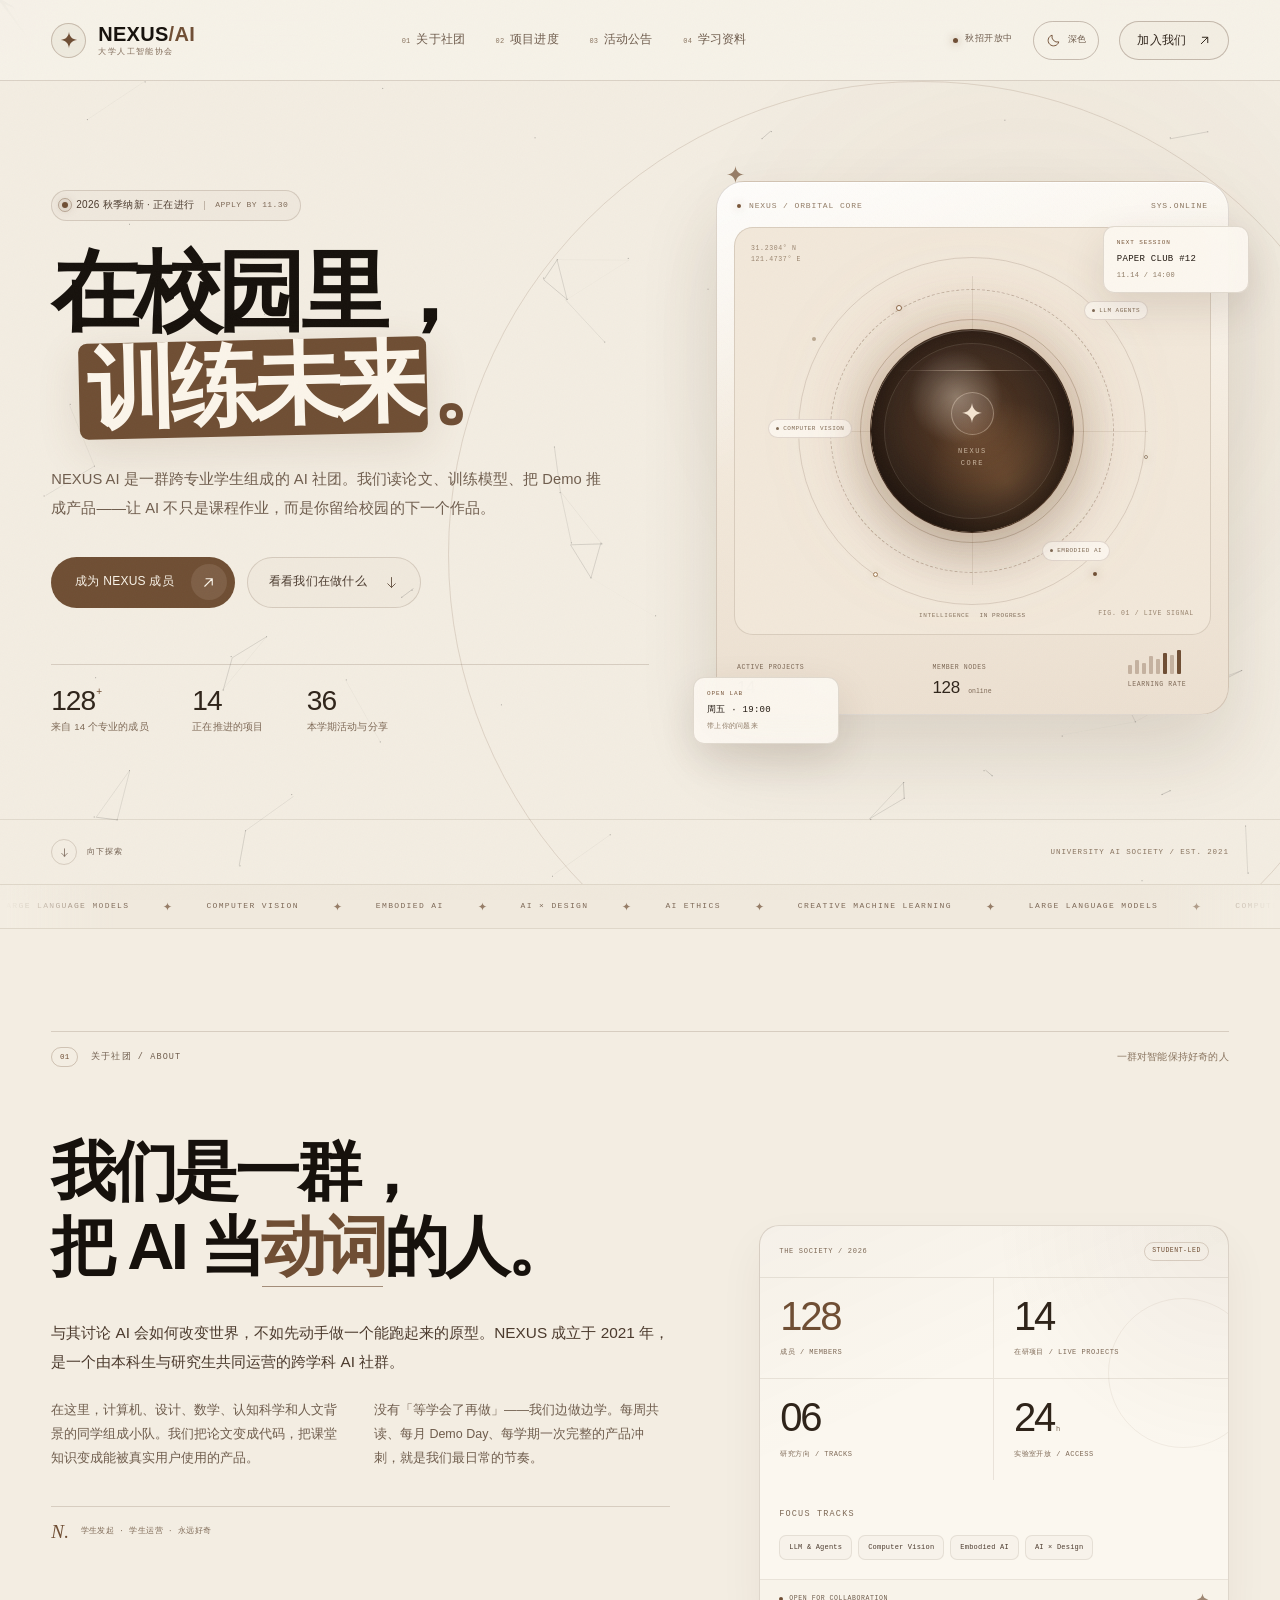
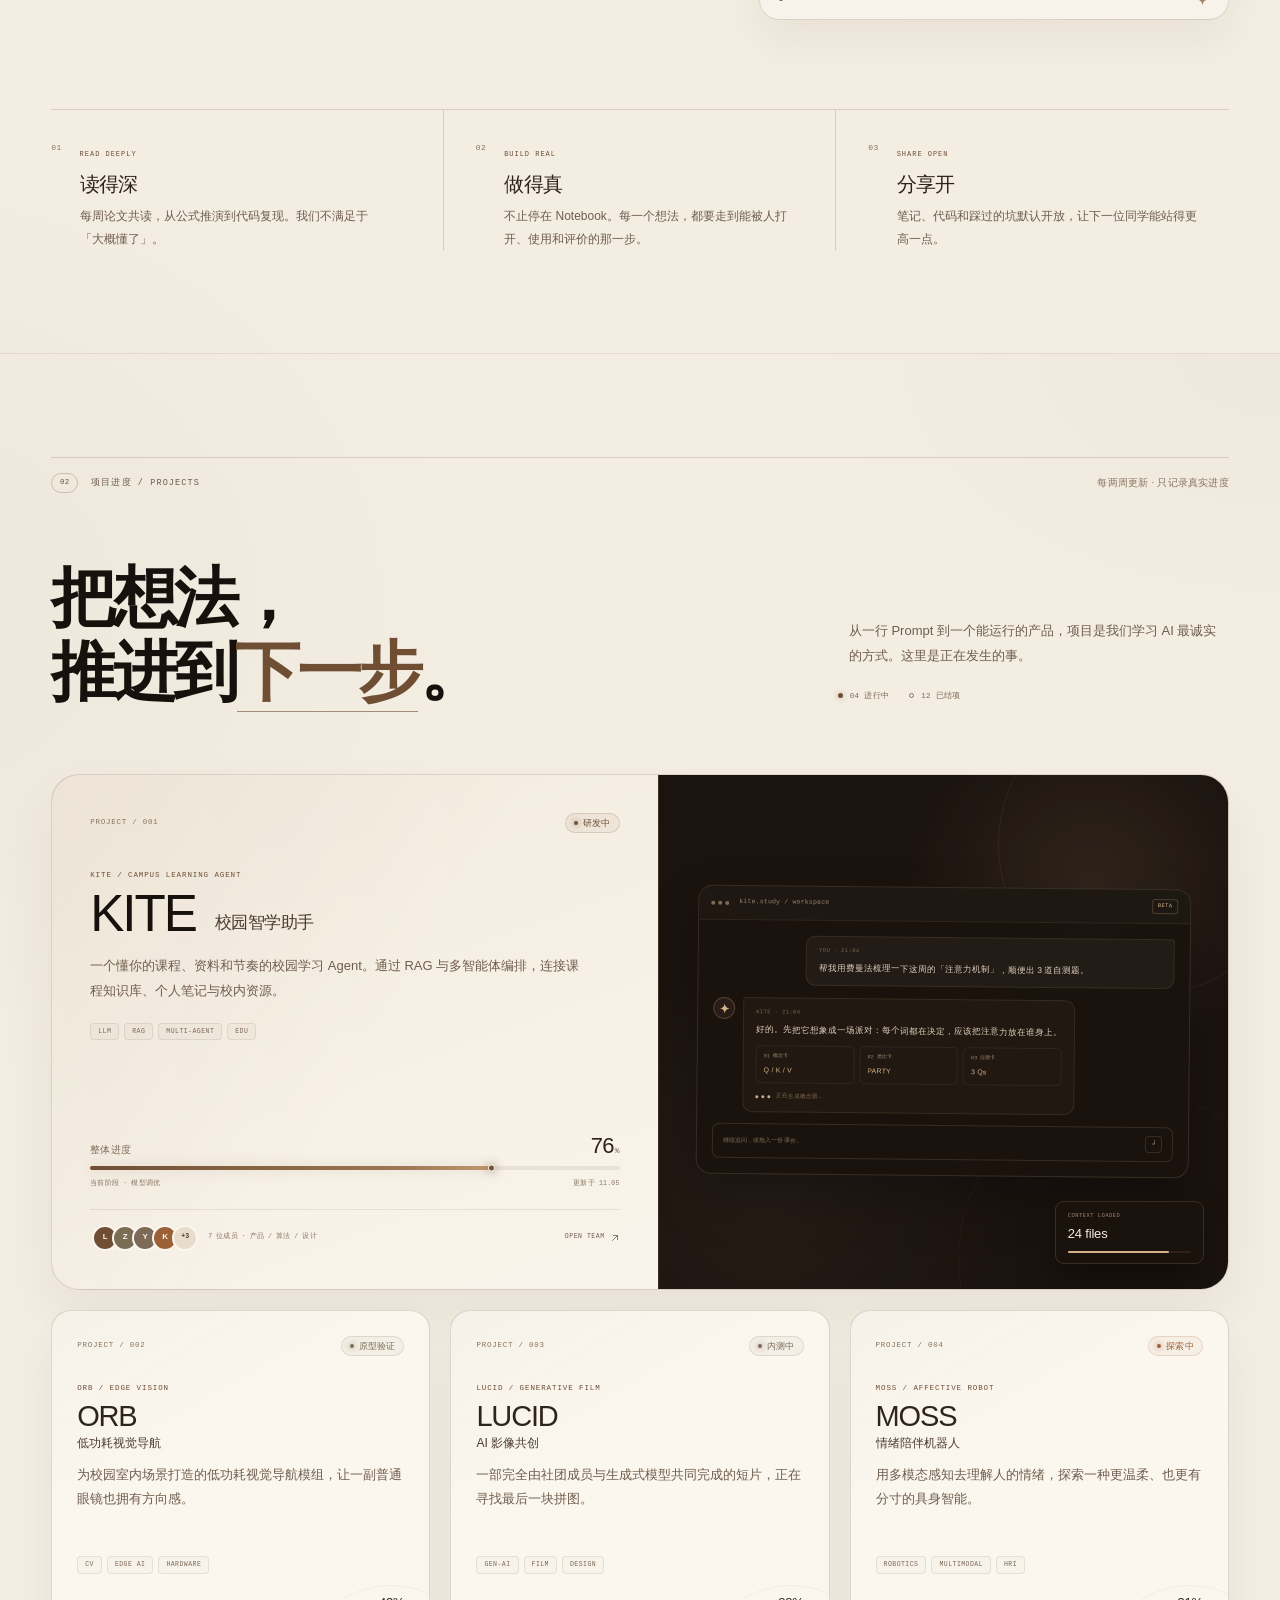
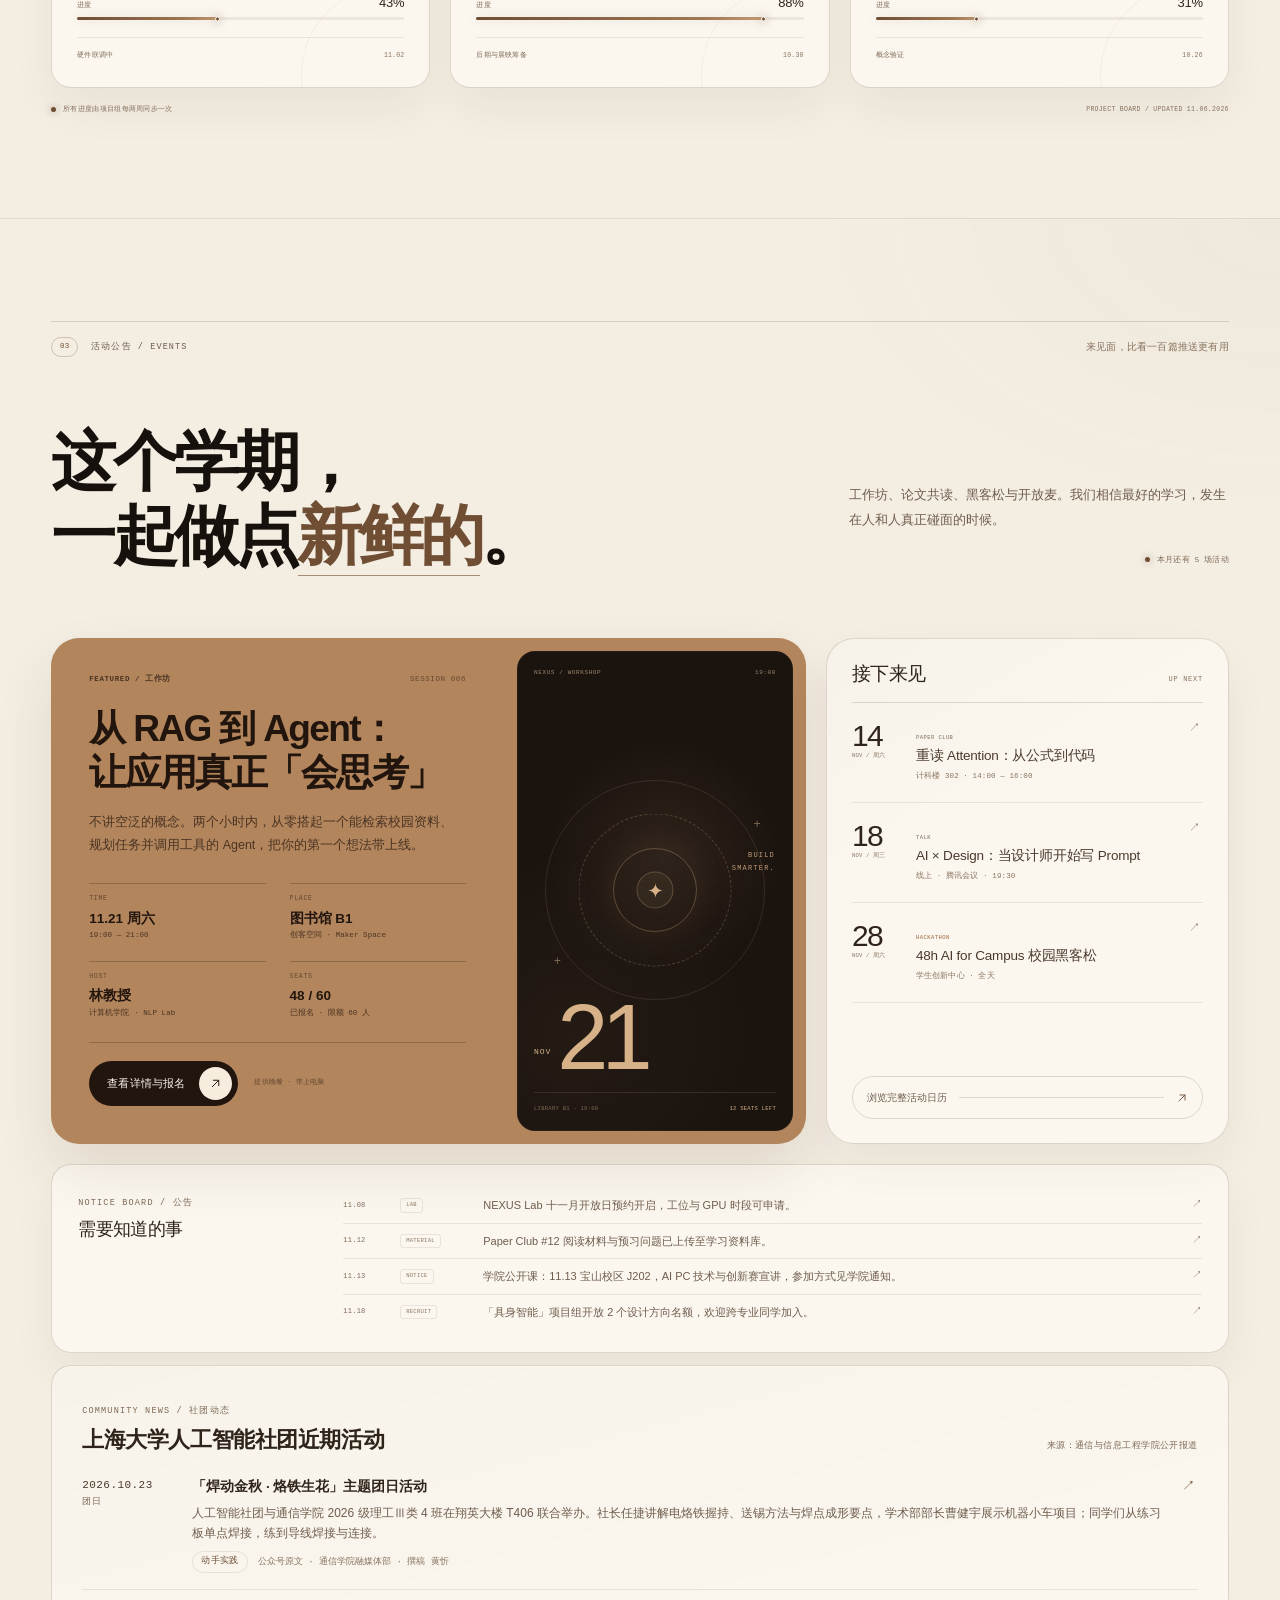
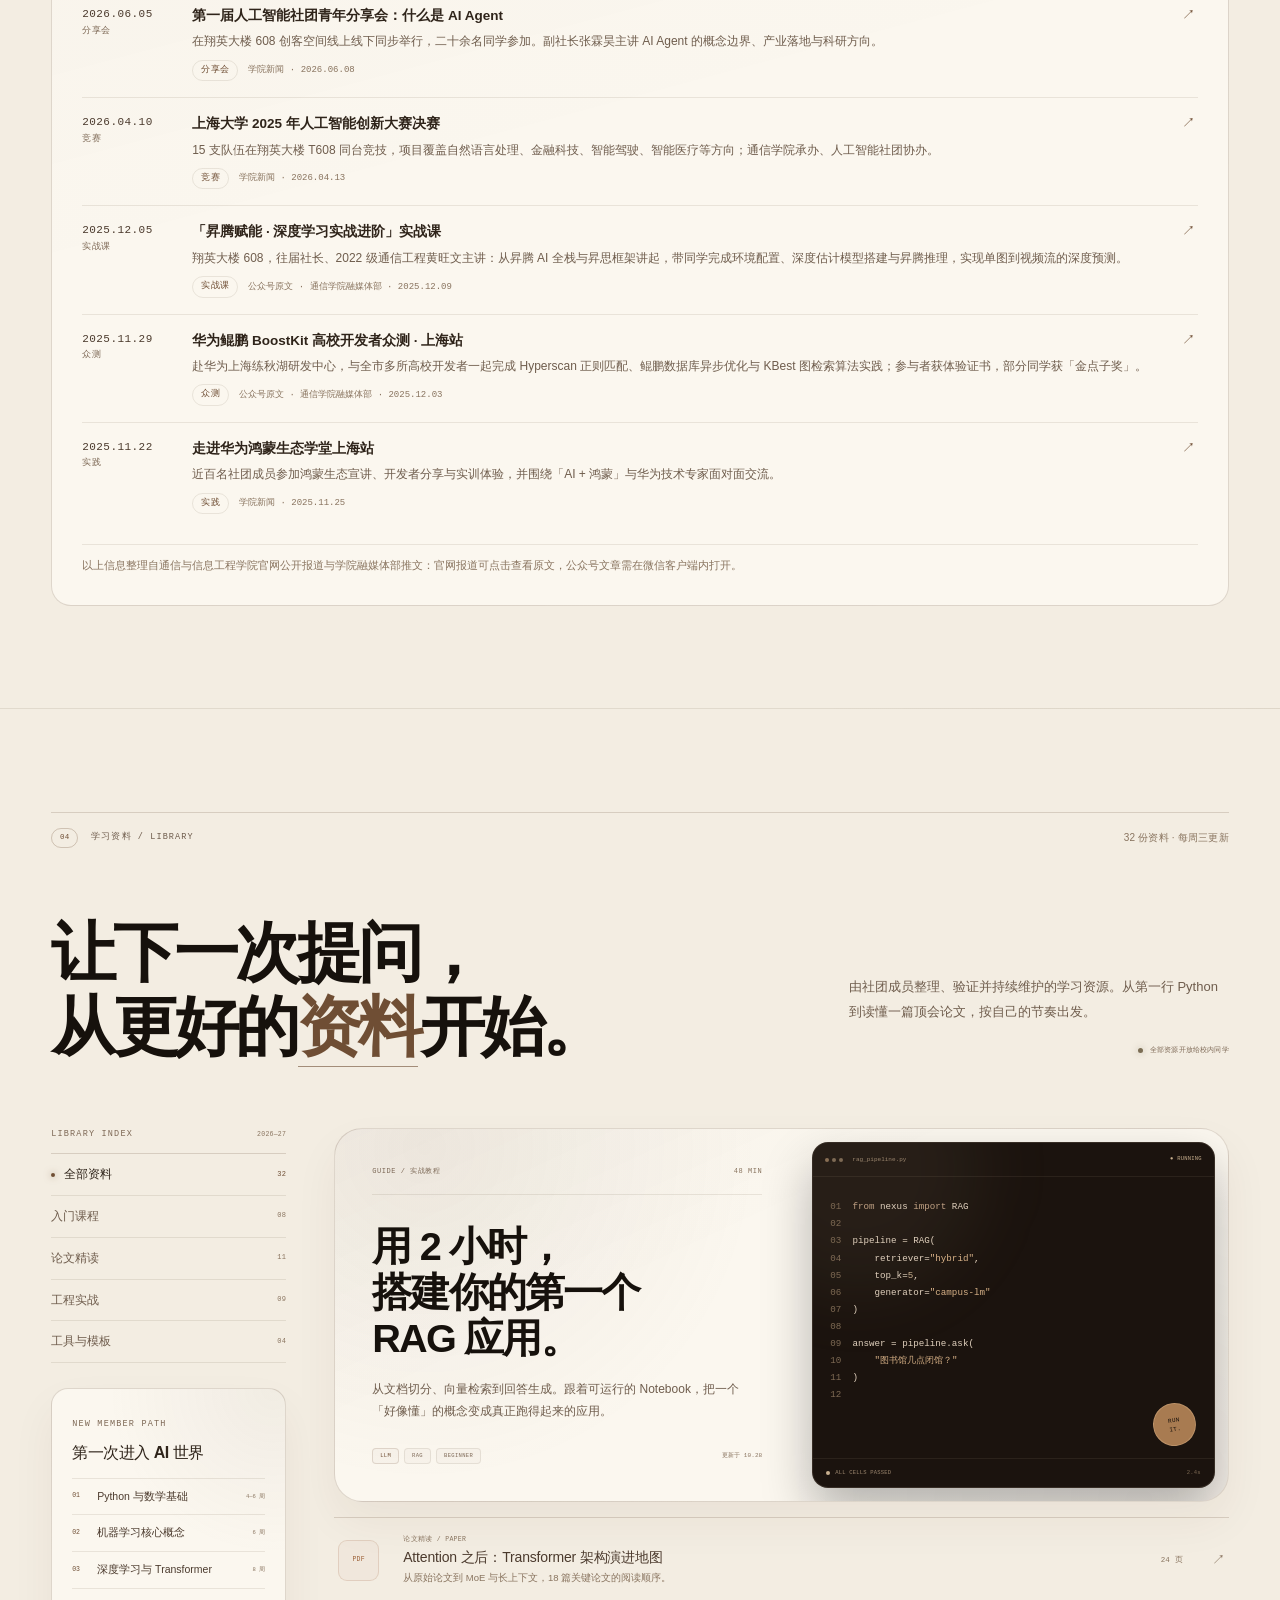
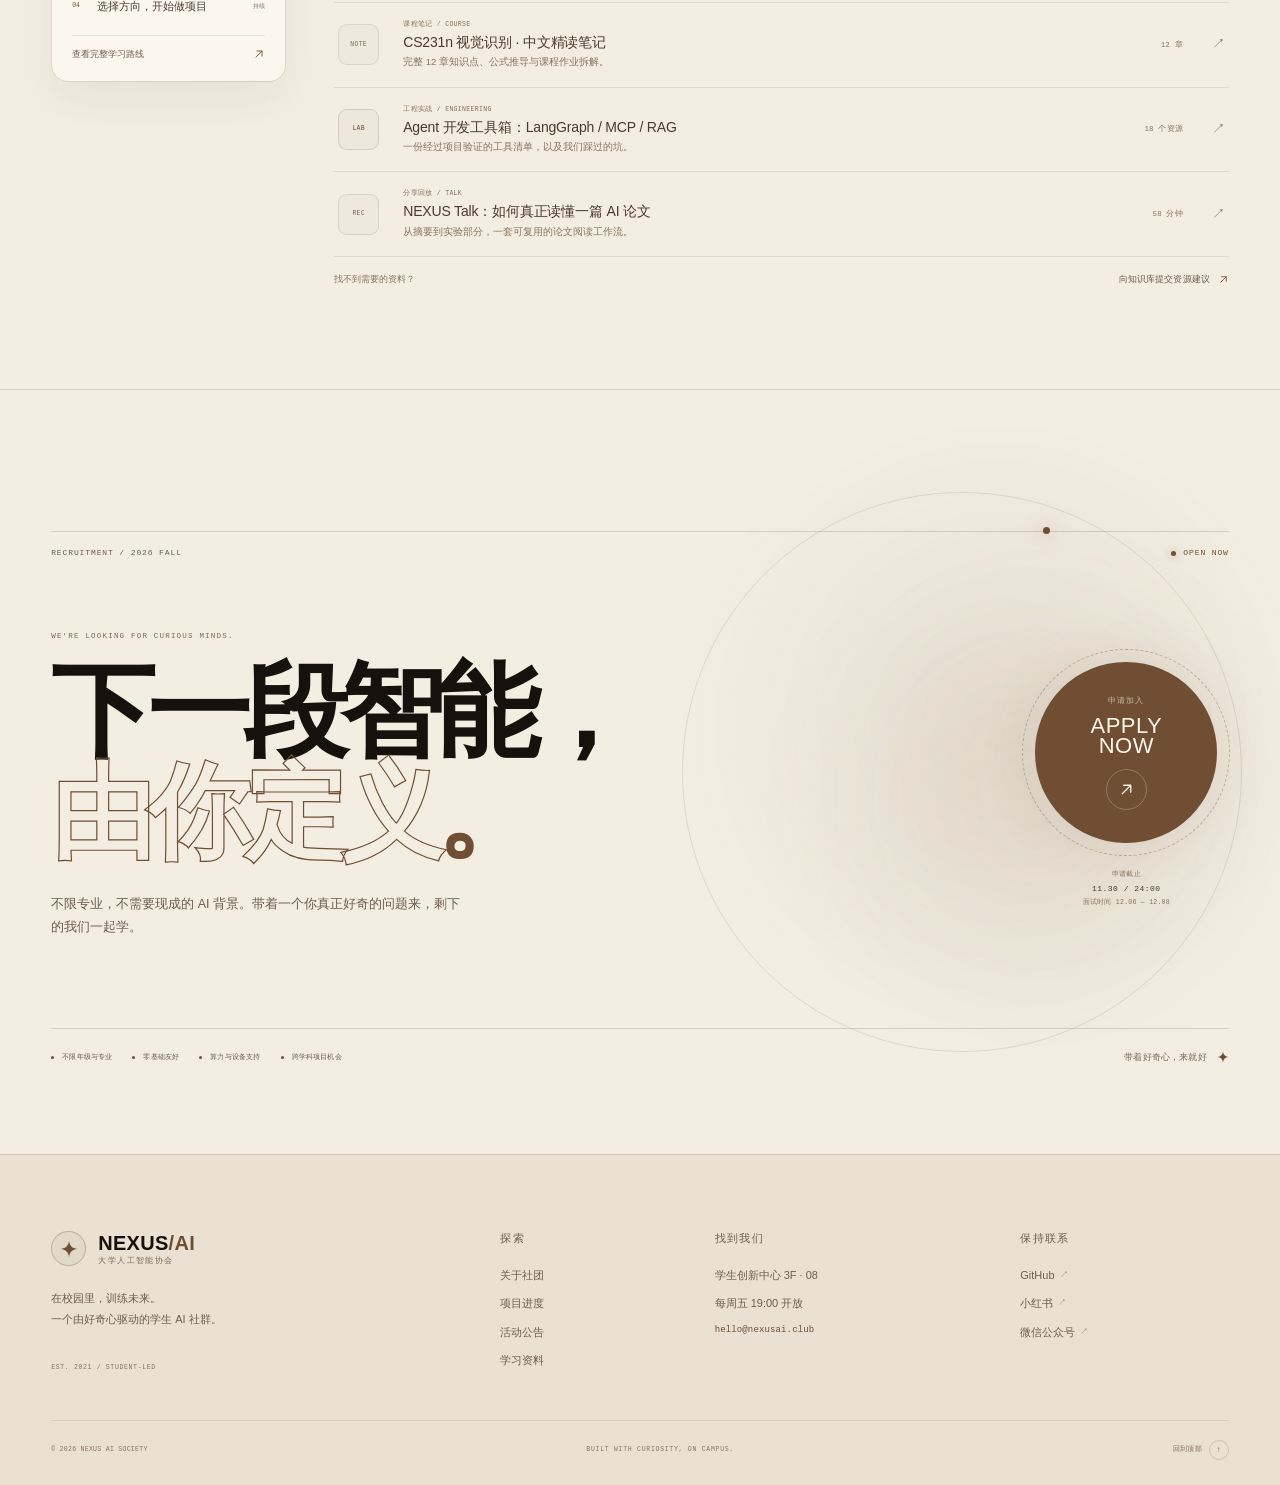
<file: ai--main - test/index.html>
<!DOCTYPE html>
<html lang="zh-CN" data-theme="dark">
<head>
  <meta charset="UTF-8">
  <meta name="viewport" content="width=device-width, initial-scale=1.0, viewport-fit=cover">
  <meta name="description" content="NEXUS AI 大学人工智能协会官方网站。一起读论文、训练模型、做真实项目，在校园里探索智能的边界。">
  <meta name="theme-color" content="#07090e">
  <title>NEXUS AI · 大学人工智能协会</title>
  <script>
    (() => {
      const key = 'nexus-theme';
      let theme;
      try { theme = localStorage.getItem(key); } catch (error) {}
      if (theme !== 'light' && theme !== 'dark') {
        theme = window.matchMedia('(prefers-color-scheme: light)').matches ? 'light' : 'dark';
      }
      document.documentElement.dataset.theme = theme;
      document.documentElement.style.colorScheme = theme;
      const meta = document.querySelector('meta[name="theme-color"]');
      if (meta) meta.setAttribute('content', theme === 'light' ? '#f3ede2' : '#07090e');
    })();
  </script>
  <script>
    /* Opening animation gate — runs before first paint so the page
       never flashes, and disarms itself if intro.js fails to load.
       Plays once per tab session; a manual reload replays it. */
    (() => {
      const root = document.documentElement;
      let enabled = true;
      try {
        const forced = new URLSearchParams(window.location.search).get('intro');
        if (forced === '1') {
          enabled = true;
        } else if (forced === '0') {
          enabled = false;
        } else {
          const entry = window.performance.getEntriesByType('navigation')[0];
          const isReload = entry ? entry.type === 'reload' : false;
          enabled = isReload || window.sessionStorage.getItem('nexus-intro-seen') !== '1';
        }
      } catch (error) {
        enabled = true;
      }
      if (!enabled) return;
      root.classList.add('intro-play', 'intro-armed');
      window.__NEXUS_INTRO__ = { done: false };
      window.setTimeout(() => {
        const api = window.__NEXUS_INTRO__;
        if (api && api.done) return;
        root.classList.remove('intro-play', 'intro-armed');
        const splash = document.getElementById('nexus-intro');
        if (splash) splash.remove();
      }, 7000);
    })();
  </script>
  <link rel="icon" href="data:image/svg+xml,%3Csvg xmlns='http://www.w3.org/2000/svg' viewBox='0 0 64 64'%3E%3Crect width='64' height='64' rx='14' fill='%23080a08'/%3E%3Cpath d='M32 8c1.4 13.7 9.2 21.5 22.9 22.9C41.2 32.3 33.4 40 32 53.8 30.6 40 22.8 32.3 9.1 30.9 22.8 29.5 30.6 21.7 32 8Z' fill='%237fa9ff'/%3E%3C/svg%3E">
  <link rel="stylesheet" href="styles.css">
  <link rel="stylesheet" href="intro.css">
</head>
<body>
  <div class="intro" id="nexus-intro">
    <span class="intro__grid" aria-hidden="true"></span>
    <span class="intro__dust" aria-hidden="true"></span>
    <span class="intro__glow" aria-hidden="true"></span>
    <span class="intro__vignette" aria-hidden="true"></span>
    <span class="intro__scan" aria-hidden="true"></span>
    <span class="intro__beamline" aria-hidden="true"></span>

    <div class="intro__frame" aria-hidden="true">
      <span class="intro__corner intro__corner--tl"></span>
      <span class="intro__corner intro__corner--tr"></span>
      <span class="intro__corner intro__corner--bl"></span>
      <span class="intro__corner intro__corner--br"></span>
    </div>

    <div class="intro__hud" aria-hidden="true">
      <span>NEXUS // BOOT SEQUENCE</span>
      <span>SYS.2026 / CAMPUS-NET</span>
      <span>31.2304&deg; N 121.4737&deg; E</span>
      <span>AI SOCIETY / v1.0.0</span>
    </div>

    <div class="intro__core">
      <div class="intro__mark-wrap" aria-hidden="true">
        <span class="intro__ring intro__ring--2"></span>
        <span class="intro__ring intro__ring--1"></span>
        <span class="intro__ring intro__ring--pulse"></span>
        <svg class="intro__mark" viewBox="0 0 64 64" aria-hidden="true">
          <path class="trace" pathLength="1" d="M32 8c1.4 13.7 9.2 21.5 22.9 22.9C41.2 32.3 33.4 40 32 53.8 30.6 40 22.8 32.3 9.1 30.9 22.8 29.5 30.6 21.7 32 8Z"/>
          <path class="fill" d="M32 8c1.4 13.7 9.2 21.5 22.9 22.9C41.2 32.3 33.4 40 32 53.8 30.6 40 22.8 32.3 9.1 30.9 22.8 29.5 30.6 21.7 32 8Z"/>
        </svg>
      </div>

      <p class="intro__word" aria-hidden="true">
        <span class="ch" style="--i: 0">N</span><span class="ch" style="--i: 1">E</span><span class="ch" style="--i: 2">X</span><span class="ch" style="--i: 3">U</span><span class="ch" style="--i: 4">S</span><span class="ch ch--accent" style="--i: 5">/</span><span class="ch ch--accent" style="--i: 6">A</span><span class="ch ch--accent" style="--i: 7">I</span>
      </p>

      <span class="intro__rule" aria-hidden="true"></span>

      <p class="intro__sub">
        <span>大学人工智能协会</span><i>/</i><span><em>UNIVERSITY AI SOCIETY</em></span>
      </p>

      <div class="intro__console" data-intro-console aria-hidden="true"></div>

      <div class="intro__meter" aria-hidden="true">
        <span class="intro__meter-track"><span class="intro__meter-fill" data-intro-fill></span></span>
        <span class="intro__meter-num" data-intro-num>000</span>
      </div>
    </div>

    <button class="intro__skip" type="button" data-intro-skip aria-label="跳过开屏动画，直接进入网站">
      <span>跳过</span><b>SKIP</b>
    </button>
  </div>
  <div id="particle-stage" class="particle-stage" aria-hidden="true"></div>
  <a class="skip-link" href="#main">跳到主要内容</a>

  <svg class="svg-defs" aria-hidden="true" focusable="false">
    <symbol id="icon-arrow" viewBox="0 0 24 24">
      <path d="M6 18 18 6M8 6h10v10" fill="none" stroke="currentColor" stroke-width="1.8" stroke-linecap="round" stroke-linejoin="round"/>
    </symbol>
    <symbol id="icon-arrow-down" viewBox="0 0 24 24">
      <path d="M12 4v16m0 0 6-6m-6 6-6-6" fill="none" stroke="currentColor" stroke-width="1.6" stroke-linecap="round" stroke-linejoin="round"/>
    </symbol>
    <symbol id="icon-spark" viewBox="0 0 32 32">
      <path d="M16 1.5c.8 8.6 5.9 13.7 14.5 14.5-8.6.8-13.7 5.9-14.5 14.5C15.2 21.9 10.1 16.8 1.5 16 10.1 15.2 15.2 10.1 16 1.5Z" fill="currentColor"/>
    </symbol>
    <symbol id="icon-plus" viewBox="0 0 24 24">
      <path d="M12 4v16M4 12h16" fill="none" stroke="currentColor" stroke-width="1.5" stroke-linecap="round"/>
    </symbol>
    <symbol id="icon-menu" viewBox="0 0 24 24">
      <path d="M4 7h16M4 12h16M4 17h16" fill="none" stroke="currentColor" stroke-width="1.5" stroke-linecap="round"/>
    </symbol>
    <symbol id="icon-sun" viewBox="0 0 24 24">
      <circle cx="12" cy="12" r="4" fill="none" stroke="currentColor" stroke-width="1.5"/>
      <path d="M12 2.5v2M12 19.5v2M2.5 12h2M19.5 12h2M5.28 5.28l1.42 1.42M17.3 17.3l1.42 1.42M5.28 18.72l1.42-1.42M17.3 6.7l1.42-1.42" fill="none" stroke="currentColor" stroke-width="1.5" stroke-linecap="round"/>
    </symbol>
    <symbol id="icon-moon" viewBox="0 0 24 24">
      <path d="M20.5 14.2A8.7 8.7 0 0 1 9.8 3.5a8.7 8.7 0 1 0 10.7 10.7Z" fill="none" stroke="currentColor" stroke-width="1.5" stroke-linejoin="round"/>
    </symbol>
  </svg>

  <header class="site-header">
    <div class="header-inner">
      <a class="brand" href="#top" aria-label="NEXUS AI 首页">
        <span class="brand-mark">
          <svg viewBox="0 0 32 32" aria-hidden="true"><use href="#icon-spark"></use></svg>
        </span>
        <span class="brand-copy">
          <span class="brand-name">NEXUS<span>/AI</span></span>
          <span class="brand-sub">大学人工智能协会</span>
        </span>
      </a>

      <nav class="desktop-nav" aria-label="主导航">
        <a href="#about"><span>01</span>关于社团</a>
        <a href="#projects"><span>02</span>项目进度</a>
        <a href="#activities"><span>03</span>活动公告</a>
        <a href="#resources"><span>04</span>学习资料</a>
      </nav>

      <div class="header-actions">
        <span class="header-status"><i aria-hidden="true"></i>秋招开放中</span>
        <button class="theme-toggle" type="button" data-theme-toggle aria-label="切换浅色或深色模式" title="切换浅色或深色模式">
          <svg class="theme-icon theme-icon--sun" viewBox="0 0 24 24" aria-hidden="true"><use href="#icon-sun"></use></svg>
          <svg class="theme-icon theme-icon--moon" viewBox="0 0 24 24" aria-hidden="true"><use href="#icon-moon"></use></svg>
          <span class="theme-toggle-label" aria-hidden="true">
            <span class="theme-toggle-label--to-light">浅色</span>
            <span class="theme-toggle-label--to-dark">深色</span>
          </span>
        </button>
        <a class="header-join" href="apply.html">
          加入我们
          <svg viewBox="0 0 24 24" aria-hidden="true"><use href="#icon-arrow"></use></svg>
        </a>
        <details class="mobile-menu">
          <summary aria-label="打开导航菜单">
            <svg viewBox="0 0 24 24" aria-hidden="true"><use href="#icon-menu"></use></svg>
          </summary>
          <nav aria-label="移动端导航">
            <a href="#about"><span>01</span>关于社团</a>
            <a href="#projects"><span>02</span>项目进度</a>
            <a href="#activities"><span>03</span>活动公告</a>
            <a href="#resources"><span>04</span>学习资料</a>
            <a class="mobile-join" href="apply.html">加入 NEXUS <svg viewBox="0 0 24 24" aria-hidden="true"><use href="#icon-arrow"></use></svg></a>
          </nav>
        </details>
      </div>
    </div>
  </header>

  <main id="main">
    <section class="hero" id="top">
      <div class="hero-glow" aria-hidden="true"></div>
      <div class="container hero-inner">
        <div class="hero-copy">
          <div class="status-pill">
            <span class="status-dot" aria-hidden="true"></span>
            <span>2026 秋季纳新 · 正在进行</span>
            <span class="status-sep" aria-hidden="true"></span>
            <span class="status-en">APPLY BY 11.30</span>
          </div>

          <h1 class="hero-title">
            <span class="title-line">在校园里，</span>
            <span class="title-line"><span class="title-highlight">训练未来</span><span class="title-dot">。</span></span>
          </h1>

          <p class="hero-lede">
            NEXUS AI 是一群跨专业学生组成的 AI 社团。我们读论文、训练模型、把 Demo 推成产品——让 AI 不只是课程作业，而是你留给校园的下一个作品。
          </p>

          <div class="hero-actions">
            <a class="button button-primary" href="apply.html">
              <span>成为 NEXUS 成员</span>
              <span class="button-icon">
                <svg viewBox="0 0 24 24" aria-hidden="true"><use href="#icon-arrow"></use></svg>
              </span>
            </a>
            <a class="button button-ghost" href="#projects">
              <span>看看我们在做什么</span>
              <svg class="ghost-arrow" viewBox="0 0 24 24" aria-hidden="true"><use href="#icon-arrow-down"></use></svg>
            </a>
          </div>

          <div class="hero-stats" aria-label="社团数据">
            <div class="hero-stat">
              <span class="stat-value">128<sup>+</sup></span>
              <span class="stat-label">来自 14 个专业的成员</span>
            </div>
            <div class="hero-stat">
              <span class="stat-value">14</span>
              <span class="stat-label">正在推进的项目</span>
            </div>
            <div class="hero-stat">
              <span class="stat-value">36</span>
              <span class="stat-label">本学期活动与分享</span>
            </div>
          </div>
        </div>

        <div class="hero-visual" aria-hidden="true">
          <div class="visual-float visual-float--top">
            <span class="float-kicker">NEXT SESSION</span>
            <span class="float-value">PAPER CLUB #12</span>
            <span class="float-meta">11.14 / 14:00</span>
          </div>

          <div class="visual-frame">
            <div class="frame-head">
              <span class="frame-title"><i></i>NEXUS / ORBITAL CORE</span>
              <span class="frame-status">SYS.ONLINE</span>
            </div>

            <div class="core-field">
              <div class="axis axis--x" aria-hidden="true"></div>
              <div class="axis axis--y" aria-hidden="true"></div>

              <span class="coordinate coordinate--tl">31.2304° N<br>121.4737° E</span>
              <span class="coordinate coordinate--br">FIG. 01 / LIVE SIGNAL</span>

              <div class="orbit orbit--outer"></div>
              <div class="orbit orbit--dashed"></div>
              <div class="orbit orbit--inner"></div>

              <div class="orbit-label orbit-label--a">LLM AGENTS</div>
              <div class="orbit-label orbit-label--b">COMPUTER VISION</div>
              <div class="orbit-label orbit-label--c">EMBODIED AI</div>

              <span class="orbit-node orbit-node--one"></span>
              <span class="orbit-node orbit-node--two"></span>
              <span class="orbit-node orbit-node--three"></span>

              <div class="core-orb">
                <div class="orb-scan"></div>
                <span class="orb-mark">
                  <svg viewBox="0 0 32 32"><use href="#icon-spark"></use></svg>
                </span>
                <span class="orb-caption">NEXUS<br>CORE</span>
              </div>

              <div class="core-caption">
                <span>INTELLIGENCE</span>
                <span>IN PROGRESS</span>
              </div>
            </div>

            <div class="frame-foot">
              <div class="foot-metric">
                <span class="foot-label">ACTIVE PROJECTS</span>
                <strong>14 <em>/ 06 tracks</em></strong>
              </div>
              <div class="foot-metric">
                <span class="foot-label">MEMBER NODES</span>
                <strong>128 <em>online</em></strong>
              </div>
              <div class="foot-spark">
                <div class="spark-bars">
                  <i style="--h: 36%"></i><i style="--h: 58%"></i><i style="--h: 44%"></i><i style="--h: 72%"></i><i style="--h: 61%"></i><i style="--h: 88%"></i><i style="--h: 76%"></i><i style="--h: 100%"></i>
                </div>
                <span class="foot-label">LEARNING RATE</span>
              </div>
            </div>
          </div>

          <div class="visual-float visual-float--bottom">
            <span class="float-kicker">OPEN LAB</span>
            <span class="float-value">周五 · 19:00</span>
            <span class="float-meta">带上你的问题来</span>
          </div>

          <span class="visual-star" aria-hidden="true">
            <svg viewBox="0 0 32 32"><use href="#icon-spark"></use></svg>
          </span>
        </div>
      </div>

      <div class="container hero-bottom">
        <a class="scroll-cue" href="#about">
          <span class="scroll-icon"><svg viewBox="0 0 24 24"><use href="#icon-arrow-down"></use></svg></span>
          <span>向下探索</span>
        </a>
        <span class="hero-coordinate">UNIVERSITY AI SOCIETY / EST. 2021</span>
      </div>
    </section>

    <div class="discipline-strip" aria-label="社团研究方向">
      <div class="discipline-track">
        <div class="discipline-group">
          <span>LARGE LANGUAGE MODELS</span><svg viewBox="0 0 32 32" aria-hidden="true"><use href="#icon-spark"></use></svg>
          <span>COMPUTER VISION</span><svg viewBox="0 0 32 32" aria-hidden="true"><use href="#icon-spark"></use></svg>
          <span>EMBODIED AI</span><svg viewBox="0 0 32 32" aria-hidden="true"><use href="#icon-spark"></use></svg>
          <span>AI × DESIGN</span><svg viewBox="0 0 32 32" aria-hidden="true"><use href="#icon-spark"></use></svg>
          <span>AI ETHICS</span><svg viewBox="0 0 32 32" aria-hidden="true"><use href="#icon-spark"></use></svg>
          <span>CREATIVE MACHINE LEARNING</span><svg viewBox="0 0 32 32" aria-hidden="true"><use href="#icon-spark"></use></svg>
        </div>
        <div class="discipline-group" aria-hidden="true">
          <span>LARGE LANGUAGE MODELS</span><svg viewBox="0 0 32 32"><use href="#icon-spark"></use></svg>
          <span>COMPUTER VISION</span><svg viewBox="0 0 32 32"><use href="#icon-spark"></use></svg>
          <span>EMBODIED AI</span><svg viewBox="0 0 32 32"><use href="#icon-spark"></use></svg>
          <span>AI × DESIGN</span><svg viewBox="0 0 32 32"><use href="#icon-spark"></use></svg>
          <span>AI ETHICS</span><svg viewBox="0 0 32 32"><use href="#icon-spark"></use></svg>
          <span>CREATIVE MACHINE LEARNING</span><svg viewBox="0 0 32 32"><use href="#icon-spark"></use></svg>
        </div>
      </div>
    </div>

    <section class="section about" id="about">
      <div class="container">
        <div class="section-top">
          <span class="section-label"><span class="section-index">01</span>关于社团 / ABOUT</span>
          <span class="section-note">一群对智能保持好奇的人</span>
        </div>

        <div class="about-layout">
          <div class="about-copy">
            <h2 class="display-title">我们是一群，<br>把 AI 当<span class="accent-word">动词</span>的人。</h2>
            <p class="about-lead">
              与其讨论 AI 会如何改变世界，不如先动手做一个能跑起来的原型。NEXUS 成立于 2021 年，是一个由本科生与研究生共同运营的跨学科 AI 社群。
            </p>
            <div class="about-detail-cols">
              <p>在这里，计算机、设计、数学、认知科学和人文背景的同学组成小队。我们把论文变成代码，把课堂知识变成能被真实用户使用的产品。</p>
              <p>没有「等学会了再做」——我们边做边学。每周共读、每月 Demo Day、每学期一次完整的产品冲刺，就是我们最日常的节奏。</p>
            </div>
            <div class="about-signature">
              <span class="signature-mark">N.</span>
              <span>学生发起 · 学生运营 · 永远好奇</span>
            </div>
          </div>

          <aside class="society-card" aria-label="社团概览">
            <div class="society-card-head">
              <span>THE SOCIETY / 2026</span>
              <span class="society-badge">STUDENT-LED</span>
            </div>
            <div class="society-stats">
              <div class="society-stat">
                <strong>128</strong>
                <span>成员 / MEMBERS</span>
              </div>
              <div class="society-stat">
                <strong>14</strong>
                <span>在研项目 / LIVE PROJECTS</span>
              </div>
              <div class="society-stat">
                <strong>06</strong>
                <span>研究方向 / TRACKS</span>
              </div>
              <div class="society-stat">
                <strong>24<span class="stat-unit">h</span></strong>
                <span>实验室开放 / ACCESS</span>
              </div>
            </div>
            <div class="society-tracks">
              <span class="micro-label">FOCUS TRACKS</span>
              <div class="track-tags">
                <span>LLM &amp; Agents</span>
                <span>Computer Vision</span>
                <span>Embodied AI</span>
                <span>AI × Design</span>
              </div>
            </div>
            <div class="society-foot">
              <span class="society-signal"><i></i>OPEN FOR COLLABORATION</span>
              <svg viewBox="0 0 32 32" aria-hidden="true"><use href="#icon-spark"></use></svg>
            </div>
          </aside>
        </div>

        <div class="principles">
          <article class="principle">
            <div class="principle-num">01</div>
            <div class="principle-body">
              <span class="micro-label">READ DEEPLY</span>
              <h3>读得深</h3>
              <p>每周论文共读，从公式推演到代码复现。我们不满足于「大概懂了」。</p>
            </div>
          </article>
          <article class="principle">
            <div class="principle-num">02</div>
            <div class="principle-body">
              <span class="micro-label">BUILD REAL</span>
              <h3>做得真</h3>
              <p>不止停在 Notebook。每一个想法，都要走到能被人打开、使用和评价的那一步。</p>
            </div>
          </article>
          <article class="principle">
            <div class="principle-num">03</div>
            <div class="principle-body">
              <span class="micro-label">SHARE OPEN</span>
              <h3>分享开</h3>
              <p>笔记、代码和踩过的坑默认开放，让下一位同学能站得更高一点。</p>
            </div>
          </article>
        </div>
      </div>
    </section>

    <section class="section projects" id="projects">
      <div class="container">
        <div class="section-top">
          <span class="section-label"><span class="section-index">02</span>项目进度 / PROJECTS</span>
          <span class="section-note">每两周更新 · 只记录真实进度</span>
        </div>

        <div class="section-heading">
          <h2 class="display-title">把想法，<br>推进到<span class="accent-word">下一步</span>。</h2>
          <div class="heading-aside">
            <p>从一行 Prompt 到一个能运行的产品，项目是我们学习 AI 最诚实的方式。这里是正在发生的事。</p>
            <div class="project-legend">
              <span><i class="legend-dot legend-dot--live"></i>04 进行中</span>
              <span><i class="legend-dot legend-dot--done"></i>12 已结项</span>
            </div>
          </div>
        </div>

        <article class="project-feature">
          <div class="feature-content">
            <div class="project-topline">
              <span>PROJECT / 001</span>
              <span class="project-status project-status--live"><i></i>研发中</span>
            </div>
            <div class="feature-titleblock">
              <p class="project-en">KITE / CAMPUS LEARNING AGENT</p>
              <h3>KITE <span>校园智学助手</span></h3>
              <p class="project-desc">一个懂你的课程、资料和节奏的校园学习 Agent。通过 RAG 与多智能体编排，连接课程知识库、个人笔记与校内资源。</p>
            </div>
            <div class="tag-row">
              <span>LLM</span><span>RAG</span><span>MULTI-AGENT</span><span>EDU</span>
            </div>
            <div class="feature-progress">
              <div class="progress-head">
                <span>整体进度</span>
                <strong>76<span>%</span></strong>
              </div>
              <div class="progress-track" role="progressbar" aria-label="KITE 项目进度" aria-valuemin="0" aria-valuemax="100" aria-valuenow="76">
                <span style="width: 76%"></span>
              </div>
              <div class="progress-meta">
                <span>当前阶段 · 模型调优</span>
                <span>更新于 11.05</span>
              </div>
            </div>
            <div class="feature-foot">
              <div class="avatar-stack" aria-label="7 位项目成员">
                <span class="avatar avatar--a">L</span>
                <span class="avatar avatar--b">Z</span>
                <span class="avatar avatar--c">Y</span>
                <span class="avatar avatar--d">K</span>
                <span class="avatar avatar--more">+3</span>
              </div>
              <span class="team-note">7 位成员 · 产品 / 算法 / 设计</span>
              <a class="project-open" href="apply.html?team=KITE" aria-label="申请加入 KITE 项目组">OPEN TEAM <svg viewBox="0 0 24 24" aria-hidden="true"><use href="#icon-arrow"></use></svg></a>
            </div>
          </div>

          <div class="project-preview" aria-hidden="true">
            <div class="preview-window">
              <div class="preview-bar">
                <span class="window-dots"><i></i><i></i><i></i></span>
                <span class="preview-address">kite.study / workspace</span>
                <span class="preview-beta">BETA</span>
              </div>
              <div class="preview-body">
                <div class="preview-user">
                  <span class="preview-label">YOU · 21:04</span>
                  <p>帮我用费曼法梳理一下这周的「注意力机制」，顺便出 3 道自测题。</p>
                </div>
                <div class="preview-ai">
                  <span class="ai-avatar">
                    <svg viewBox="0 0 32 32"><use href="#icon-spark"></use></svg>
                  </span>
                  <div class="ai-content">
                    <span class="preview-label">KITE · 21:04</span>
                    <p>好的。先把它想象成一场派对：每个词都在决定，应该把注意力放在谁身上。</p>
                    <div class="preview-cards">
                      <span>01 概念卡<strong>Q / K / V</strong></span>
                      <span>02 类比卡<strong>PARTY</strong></span>
                      <span>03 自测卡<strong>3 Qs</strong></span>
                    </div>
                    <div class="typing-row"><i></i><i></i><i></i><span>正在生成概念图…</span></div>
                  </div>
                </div>
                <div class="preview-input">
                  <span>继续追问，或拖入一份课件…</span>
                  <kbd>↵</kbd>
                </div>
              </div>
            </div>
            <div class="preview-float">
              <span class="preview-float-label">CONTEXT LOADED</span>
              <strong>24 files</strong>
              <span class="mini-progress"><i style="width: 82%"></i></span>
            </div>
          </div>
        </article>

        <div class="project-grid">
          <article class="project-card">
            <div class="project-topline">
              <span>PROJECT / 002</span>
              <span class="project-status project-status--mint"><i></i>原型验证</span>
            </div>
            <div class="card-titleblock">
              <p class="project-en">ORB / EDGE VISION</p>
              <h3>ORB <span>低功耗视觉导航</span></h3>
              <p class="project-desc">为校园室内场景打造的低功耗视觉导航模组，让一副普通眼镜也拥有方向感。</p>
            </div>
            <div class="card-middle">
              <div class="tag-row"><span>CV</span><span>EDGE AI</span><span>HARDWARE</span></div>
              <div class="progress-compact">
                <div class="progress-head"><span>进度</span><strong>43%</strong></div>
                <div class="progress-track" role="progressbar" aria-label="ORB 项目进度" aria-valuemin="0" aria-valuemax="100" aria-valuenow="43"><span style="width: 43%"></span></div>
              </div>
            </div>
            <div class="card-foot">
              <span>硬件联调中</span>
              <span>11.02</span>
            </div>
          </article>

          <article class="project-card">
            <div class="project-topline">
              <span>PROJECT / 003</span>
              <span class="project-status project-status--violet"><i></i>内测中</span>
            </div>
            <div class="card-titleblock">
              <p class="project-en">LUCID / GENERATIVE FILM</p>
              <h3>LUCID <span>AI 影像共创</span></h3>
              <p class="project-desc">一部完全由社团成员与生成式模型共同完成的短片，正在寻找最后一块拼图。</p>
            </div>
            <div class="card-middle">
              <div class="tag-row"><span>GEN-AI</span><span>FILM</span><span>DESIGN</span></div>
              <div class="progress-compact">
                <div class="progress-head"><span>进度</span><strong>88%</strong></div>
                <div class="progress-track" role="progressbar" aria-label="LUCID 项目进度" aria-valuemin="0" aria-valuemax="100" aria-valuenow="88"><span style="width: 88%"></span></div>
              </div>
            </div>
            <div class="card-foot">
              <span>后期与展映筹备</span>
              <span>10.30</span>
            </div>
          </article>

          <article class="project-card">
            <div class="project-topline">
              <span>PROJECT / 004</span>
              <span class="project-status project-status--orange"><i></i>探索中</span>
            </div>
            <div class="card-titleblock">
              <p class="project-en">MOSS / AFFECTIVE ROBOT</p>
              <h3>MOSS <span>情绪陪伴机器人</span></h3>
              <p class="project-desc">用多模态感知去理解人的情绪，探索一种更温柔、也更有分寸的具身智能。</p>
            </div>
            <div class="card-middle">
              <div class="tag-row"><span>ROBOTICS</span><span>MULTIMODAL</span><span>HRI</span></div>
              <div class="progress-compact">
                <div class="progress-head"><span>进度</span><strong>31%</strong></div>
                <div class="progress-track" role="progressbar" aria-label="MOSS 项目进度" aria-valuemin="0" aria-valuemax="100" aria-valuenow="31"><span style="width: 31%"></span></div>
              </div>
            </div>
            <div class="card-foot">
              <span>概念验证</span>
              <span>10.26</span>
            </div>
          </article>
        </div>

        <div class="project-footer-note">
          <span><i class="live-dot"></i>所有进度由项目组每两周同步一次</span>
          <span>PROJECT BOARD / UPDATED 11.06.2026</span>
        </div>
      </div>
    </section>

    <section class="section activities" id="activities">
      <div class="container">
        <div class="section-top">
          <span class="section-label"><span class="section-index">03</span>活动公告 / EVENTS</span>
          <span class="section-note">来见面，比看一百篇推送更有用</span>
        </div>

        <div class="section-heading">
          <h2 class="display-title">这个学期，<br>一起做点<span class="accent-word">新鲜的</span>。</h2>
          <div class="heading-aside">
            <p>工作坊、论文共读、黑客松与开放麦。我们相信最好的学习，发生在人和人真正碰面的时候。</p>
            <span class="event-count"><i></i>本月还有 5 场活动</span>
          </div>
        </div>

        <div class="activity-layout">
          <article class="featured-event">
            <div class="event-content">
              <div class="event-topline">
                <span class="event-type">FEATURED / 工作坊</span>
                <span class="event-no">SESSION 006</span>
              </div>
              <h3>从 RAG 到 Agent：<br>让应用真正「会思考」</h3>
              <p class="event-desc">不讲空泛的概念。两个小时内，从零搭起一个能检索校园资料、规划任务并调用工具的 Agent，把你的第一个想法带上线。</p>
              <div class="event-facts">
                <div class="event-fact">
                  <span>TIME</span>
                  <strong>11.21 周六</strong>
                  <small>19:00 — 21:00</small>
                </div>
                <div class="event-fact">
                  <span>PLACE</span>
                  <strong>图书馆 B1</strong>
                  <small>创客空间 · Maker Space</small>
                </div>
                <div class="event-fact">
                  <span>HOST</span>
                  <strong>林教授</strong>
                  <small>计算机学院 · NLP Lab</small>
                </div>
                <div class="event-fact">
                  <span>SEATS</span>
                  <strong>48 / 60</strong>
                  <small>已报名 · 限额 60 人</small>
                </div>
              </div>
              <div class="event-action-row">
                <a class="event-button" href="events.html#featured">
                  查看详情与报名
                  <span><svg viewBox="0 0 24 24" aria-hidden="true"><use href="#icon-arrow"></use></svg></span>
                </a>
                <span class="event-note">提供晚餐 · 带上电脑</span>
              </div>
            </div>

            <div class="event-poster" aria-hidden="true">
              <div class="poster-head">
                <span>NEXUS / WORKSHOP</span>
                <span>19:00</span>
              </div>
              <div class="poster-orbit">
                <div class="poster-ring poster-ring--one"></div>
                <div class="poster-ring poster-ring--two"></div>
                <div class="poster-ring poster-ring--three"></div>
                <div class="poster-core">
                  <svg viewBox="0 0 32 32"><use href="#icon-spark"></use></svg>
                </div>
                <span class="poster-cross poster-cross--one">+</span>
                <span class="poster-cross poster-cross--two">+</span>
              </div>
              <div class="poster-date">
                <span>NOV</span>
                <strong>21</strong>
              </div>
              <p class="poster-caption">BUILD<br>SMARTER.</p>
              <div class="poster-foot">
                <span>LIBRARY B1 · 19:00</span>
                <span>12 SEATS LEFT</span>
              </div>
            </div>
          </article>

          <aside class="event-side" aria-label="近期活动">
            <div class="side-heading">
              <h3>接下来见</h3>
              <span>UP NEXT</span>
            </div>

            <a class="mini-event" href="events.html#calendar">
              <div class="mini-date"><strong>14</strong><span>NOV / 周六</span></div>
              <div class="mini-info">
                <span class="mini-type mini-type--mint">PAPER CLUB</span>
                <h4>重读 Attention：从公式到代码</h4>
                <p>计科楼 302 · 14:00 — 16:00</p>
              </div>
              <span class="mini-arrow">↗</span>
            </a>

            <a class="mini-event" href="events.html#calendar">
              <div class="mini-date"><strong>18</strong><span>NOV / 周三</span></div>
              <div class="mini-info">
                <span class="mini-type mini-type--violet">TALK</span>
                <h4>AI × Design：当设计师开始写 Prompt</h4>
                <p>线上 · 腾讯会议 · 19:30</p>
              </div>
              <span class="mini-arrow">↗</span>
            </a>

            <a class="mini-event" href="events.html#calendar">
              <div class="mini-date"><strong>28</strong><span>NOV / 周六</span></div>
              <div class="mini-info">
                <span class="mini-type mini-type--orange">HACKATHON</span>
                <h4>48h AI for Campus 校园黑客松</h4>
                <p>学生创新中心 · 全天</p>
              </div>
              <span class="mini-arrow">↗</span>
            </a>

            <a class="calendar-button" href="events.html#calendar">
              浏览完整活动日历
              <span class="calendar-line"></span>
              <svg viewBox="0 0 24 24" aria-hidden="true"><use href="#icon-arrow"></use></svg>
            </a>
          </aside>
        </div>

        <div class="notice-board">
          <div class="notice-head">
            <span class="micro-label">NOTICE BOARD / 公告</span>
            <h3>需要知道的事</h3>
          </div>
          <div class="notice-list">
            <a class="notice-row" href="events.html#calendar">
              <span class="notice-date">11.08</span>
              <span class="notice-tag">LAB</span>
              <p>NEXUS Lab 十一月开放日预约开启，工位与 GPU 时段可申请。</p>
              <span class="notice-arrow">↗</span>
            </a>
            <a class="notice-row" href="events.html#calendar">
              <span class="notice-date">11.12</span>
              <span class="notice-tag">MATERIAL</span>
              <p>Paper Club #12 阅读材料与预习问题已上传至学习资料库。</p>
              <span class="notice-arrow">↗</span>
            </a>
            <a class="notice-row" href="events.html#honor">
              <span class="notice-date">11.13</span>
              <span class="notice-tag">NOTICE</span>
              <p>学院公开课：11.13 宝山校区 J202，AI PC 技术与创新赛宣讲，参加方式见学院通知。</p>
              <span class="notice-arrow">↗</span>
            </a>
            <a class="notice-row" href="events.html#calendar">
              <span class="notice-date">11.18</span>
              <span class="notice-tag">RECRUIT</span>
              <p>「具身智能」项目组开放 2 个设计方向名额，欢迎跨专业同学加入。</p>
              <span class="notice-arrow">↗</span>
            </a>
          </div>
        </div>

        <div class="news-board">
          <div class="news-head">
            <div>
              <span class="micro-label">COMMUNITY NEWS / 社团动态</span>
              <h3>上海大学人工智能社团近期活动</h3>
            </div>
            <span class="news-source-note">来源：通信与信息工程学院公开报道</span>
          </div>
          <div class="news-list">
            <a class="news-item" href="https://mp.weixin.qq.com/s/IxySFEBMgejzcBQJ8rgkYQ" target="_blank" rel="noopener noreferrer">
              <div class="news-date"><strong>2026.10.23</strong>团日</div>
              <div class="news-copy">
                <h4>「焊动金秋 · 烙铁生花」主题团日活动</h4>
                <p>人工智能社团与通信学院 2026 级理工Ⅲ类 4 班在翔英大楼 T406 联合举办。社长任捷讲解电烙铁握持、送锡方法与焊点成形要点，学术部部长曹健宇展示机器小车项目；同学们从练习板单点焊接，练到导线焊接与连接。</p>
                <div class="news-tags">
                  <span class="news-tag">动手实践</span>
                  <span class="news-origin">公众号原文 · 通信学院融媒体部 · 撰稿 黄忻</span>
                </div>
              </div>
              <span class="news-arrow" aria-hidden="true">↗</span>
            </a>

            <a class="news-item" href="https://scie.shu.edu.cn/info/1066/46645.htm" target="_blank" rel="noopener noreferrer">
              <div class="news-date"><strong>2026.06.05</strong>分享会</div>
              <div class="news-copy">
                <h4>第一届人工智能社团青年分享会：什么是 AI Agent</h4>
                <p>在翔英大楼 608 创客空间线上线下同步举行，二十余名同学参加。副社长张霖昊主讲 AI Agent 的概念边界、产业落地与科研方向。</p>
                <div class="news-tags">
                  <span class="news-tag">分享会</span>
                  <span class="news-origin">学院新闻 · 2026.06.08</span>
                </div>
              </div>
              <span class="news-arrow" aria-hidden="true">↗</span>
            </a>

            <a class="news-item" href="https://scie.shu.edu.cn/info/1065/46345.htm" target="_blank" rel="noopener noreferrer">
              <div class="news-date"><strong>2026.04.10</strong>竞赛</div>
              <div class="news-copy">
                <h4>上海大学 2025 年人工智能创新大赛决赛</h4>
                <p>15 支队伍在翔英大楼 T608 同台竞技，项目覆盖自然语言处理、金融科技、智能驾驶、智能医疗等方向；通信学院承办、人工智能社团协办。</p>
                <div class="news-tags">
                  <span class="news-tag">竞赛</span>
                  <span class="news-origin">学院新闻 · 2026.04.13</span>
                </div>
              </div>
              <span class="news-arrow" aria-hidden="true">↗</span>
            </a>

            <a class="news-item" href="https://mp.weixin.qq.com/s/w9l2QzYGAc9RFlvV_PuGpw" target="_blank" rel="noopener noreferrer">
              <div class="news-date"><strong>2025.12.05</strong>实战课</div>
              <div class="news-copy">
                <h4>「昇腾赋能 · 深度学习实战进阶」实战课</h4>
                <p>翔英大楼 608，往届社长、2022 级通信工程黄旺文主讲：从昇腾 AI 全栈与昇思框架讲起，带同学完成环境配置、深度估计模型搭建与昇腾推理，实现单图到视频流的深度预测。</p>
                <div class="news-tags">
                  <span class="news-tag">实战课</span>
                  <span class="news-origin">公众号原文 · 通信学院融媒体部 · 2025.12.09</span>
                </div>
              </div>
              <span class="news-arrow" aria-hidden="true">↗</span>
            </a>

            <a class="news-item" href="https://mp.weixin.qq.com/s/w5xcUtydAPP6TCk1WVrcMQ" target="_blank" rel="noopener noreferrer">
              <div class="news-date"><strong>2025.11.29</strong>众测</div>
              <div class="news-copy">
                <h4>华为鲲鹏 BoostKit 高校开发者众测 · 上海站</h4>
                <p>赴华为上海练秋湖研发中心，与全市多所高校开发者一起完成 Hyperscan 正则匹配、鲲鹏数据库异步优化与 KBest 图检索算法实践；参与者获体验证书，部分同学获「金点子奖」。</p>
                <div class="news-tags">
                  <span class="news-tag">众测</span>
                  <span class="news-origin">公众号原文 · 通信学院融媒体部 · 2025.12.03</span>
                </div>
              </div>
              <span class="news-arrow" aria-hidden="true">↗</span>
            </a>

            <a class="news-item" href="https://scie.shu.edu.cn/info/1066/45485.htm" target="_blank" rel="noopener noreferrer">
              <div class="news-date"><strong>2025.11.22</strong>实践</div>
              <div class="news-copy">
                <h4>走进华为鸿蒙生态学堂上海站</h4>
                <p>近百名社团成员参加鸿蒙生态宣讲、开发者分享与实训体验，并围绕「AI + 鸿蒙」与华为技术专家面对面交流。</p>
                <div class="news-tags">
                  <span class="news-tag">实践</span>
                  <span class="news-origin">学院新闻 · 2025.11.25</span>
                </div>
              </div>
              <span class="news-arrow" aria-hidden="true">↗</span>
            </a>
          </div>
          <p class="news-foot">以上信息整理自通信与信息工程学院官网公开报道与学院融媒体部推文：官网报道可点击查看原文，公众号文章需在微信客户端内打开。</p>
        </div>
      </div>
    </section>

    <section class="section resources" id="resources">
      <div class="container">
        <div class="section-top">
          <span class="section-label"><span class="section-index">04</span>学习资料 / LIBRARY</span>
          <span class="section-note">32 份资料 · 每周三更新</span>
        </div>

        <div class="section-heading">
          <h2 class="display-title">让下一次提问，<br>从更好的<span class="accent-word">资料</span>开始。</h2>
          <div class="heading-aside">
            <p>由社团成员整理、验证并持续维护的学习资源。从第一行 Python 到读懂一篇顶会论文，按自己的节奏出发。</p>
            <span class="resource-note"><i></i>全部资源开放给校内同学</span>
          </div>
        </div>

        <div class="resource-layout">
          <aside class="resource-sidebar" aria-label="资料分类">
            <div class="resource-index-head">
              <span class="micro-label">LIBRARY INDEX</span>
              <span>2026—27</span>
            </div>
            <div class="resource-categories">
              <div class="resource-category is-active">
                <span>全部资料</span><span>32</span>
              </div>
              <div class="resource-category">
                <span>入门课程</span><span>08</span>
              </div>
              <div class="resource-category">
                <span>论文精读</span><span>11</span>
              </div>
              <div class="resource-category">
                <span>工程实战</span><span>09</span>
              </div>
              <div class="resource-category">
                <span>工具与模板</span><span>04</span>
              </div>
            </div>

            <div class="learning-path">
              <span class="micro-label">NEW MEMBER PATH</span>
              <h4>第一次进入 AI 世界</h4>
              <ol>
                <li><span>01</span><p>Python 与数学基础</p><em>4—6 周</em></li>
                <li><span>02</span><p>机器学习核心概念</p><em>6 周</em></li>
                <li><span>03</span><p>深度学习与 Transformer</p><em>8 周</em></li>
                <li><span>04</span><p>选择方向，开始做项目</p><em>持续</em></li>
              </ol>
              <a class="path-button" href="path.html">查看完整学习路线 <svg viewBox="0 0 24 24" aria-hidden="true"><use href="#icon-arrow"></use></svg></a>
            </div>
          </aside>

          <div class="resource-main">
            <article class="resource-feature">
              <div class="resource-feature-copy">
                <div class="resource-feature-top">
                  <span class="resource-kind">GUIDE / 实战教程</span>
                  <span class="resource-read">48 MIN</span>
                </div>
                <h3>用 2 小时，<br>搭建你的第一个<br>RAG 应用。</h3>
                <p>从文档切分、向量检索到回答生成。跟着可运行的 Notebook，把一个「好像懂」的概念变成真正跑得起来的应用。</p>
                <div class="resource-feature-foot">
                  <span class="resource-tags"><span>LLM</span><span>RAG</span><span>BEGINNER</span></span>
                  <span class="resource-updated">更新于 10.28</span>
                </div>
              </div>
              <div class="resource-code" aria-hidden="true">
                <div class="code-head">
                  <span class="window-dots"><i></i><i></i><i></i></span>
                  <span>rag_pipeline.py</span>
                  <span class="code-live">● RUNNING</span>
                </div>
                <pre><code><span class="code-muted">01</span>  <span class="code-violet">from</span> nexus <span class="code-violet">import</span> RAG
<span class="code-muted">02</span>
<span class="code-muted">03</span>  pipeline = RAG(
<span class="code-muted">04</span>      retriever=<span class="code-acid">"hybrid"</span>,
<span class="code-muted">05</span>      top_k=<span class="code-mint">5</span>,
<span class="code-muted">06</span>      generator=<span class="code-acid">"campus-lm"</span>
<span class="code-muted">07</span>  )
<span class="code-muted">08</span>
<span class="code-muted">09</span>  answer = pipeline.ask(
<span class="code-muted">10</span>      <span class="code-acid">"图书馆几点闭馆？"</span>
<span class="code-muted">11</span>  )
<span class="code-muted">12</span></code></pre>
                <div class="code-footer">
                  <span><i></i>ALL CELLS PASSED</span>
                  <span>2.4s</span>
                </div>
                <span class="code-sticker">RUN<br>IT.</span>
              </div>
            </article>

            <div class="resource-list">
              <article class="resource-row">
                <span class="resource-icon resource-icon--pdf">PDF</span>
                <div class="resource-copy">
                  <span class="resource-cat">论文精读 / PAPER</span>
                  <h4>Attention 之后：Transformer 架构演进地图</h4>
                  <p>从原始论文到 MoE 与长上下文，18 篇关键论文的阅读顺序。</p>
                </div>
                <span class="resource-size">24 页</span>
                <span class="resource-arrow">↗</span>
              </article>

              <article class="resource-row">
                <span class="resource-icon resource-icon--note">NOTE</span>
                <div class="resource-copy">
                  <span class="resource-cat">课程笔记 / COURSE</span>
                  <h4>CS231n 视觉识别 · 中文精读笔记</h4>
                  <p>完整 12 章知识点、公式推导与课程作业拆解。</p>
                </div>
                <span class="resource-size">12 章</span>
                <span class="resource-arrow">↗</span>
              </article>

              <article class="resource-row">
                <span class="resource-icon resource-icon--lab">LAB</span>
                <div class="resource-copy">
                  <span class="resource-cat">工程实战 / ENGINEERING</span>
                  <h4>Agent 开发工具箱：LangGraph / MCP / RAG</h4>
                  <p>一份经过项目验证的工具清单，以及我们踩过的坑。</p>
                </div>
                <span class="resource-size">18 个资源</span>
                <span class="resource-arrow">↗</span>
              </article>

              <article class="resource-row">
                <span class="resource-icon resource-icon--video">REC</span>
                <div class="resource-copy">
                  <span class="resource-cat">分享回放 / TALK</span>
                  <h4>NEXUS Talk：如何真正读懂一篇 AI 论文</h4>
                  <p>从摘要到实验部分，一套可复用的论文阅读工作流。</p>
                </div>
                <span class="resource-size">58 分钟</span>
                <span class="resource-arrow">↗</span>
              </article>
            </div>

            <div class="resource-bottom">
              <span>找不到需要的资料？</span>
              <a href="suggest.html">向知识库提交资源建议 <svg viewBox="0 0 24 24" aria-hidden="true"><use href="#icon-arrow"></use></svg></a>
            </div>
          </div>
        </div>
      </div>
    </section>

    <section class="join" id="join">
      <div class="container">
        <div class="join-panel">
          <div class="join-glow" aria-hidden="true"></div>
          <div class="join-topline">
            <span>RECRUITMENT / 2026 FALL</span>
            <span class="join-open"><i></i>OPEN NOW</span>
          </div>

          <div class="join-main">
            <div class="join-heading-block">
              <p class="join-eyebrow">WE'RE LOOKING FOR CURIOUS MINDS.</p>
              <h2>下一段智能，<br><span class="outline-text">由你定义</span><span class="join-period">。</span></h2>
              <p class="join-desc">不限专业，不需要现成的 AI 背景。带着一个你真正好奇的问题来，剩下的我们一起学。</p>
            </div>

            <div class="join-action-block">
              <a class="join-disc" href="apply.html" aria-label="填写入社申请">
                <span class="disc-cn">申请加入</span>
                <span class="disc-label">APPLY<br>NOW</span>
                <span class="disc-arrow"><svg viewBox="0 0 24 24" aria-hidden="true"><use href="#icon-arrow"></use></svg></span>
                <span class="disc-ring" aria-hidden="true"></span>
              </a>
              <div class="join-deadline">
                <span>申请截止</span>
                <strong>11.30 / 24:00</strong>
                <span>面试时间 12.06 — 12.08</span>
              </div>
            </div>
          </div>

          <div class="join-bottom">
            <div class="join-tags">
              <span>不限年级与专业</span>
              <span>零基础友好</span>
              <span>算力与设备支持</span>
              <span>跨学科项目机会</span>
            </div>
            <div class="join-cta-note">
              <span>带着好奇心，来就好</span>
              <svg viewBox="0 0 32 32" aria-hidden="true"><use href="#icon-spark"></use></svg>
            </div>
          </div>
        </div>
      </div>
    </section>
  </main>

  <footer class="site-footer">
    <div class="container">
      <div class="footer-main">
        <div class="footer-brand">
          <a class="brand brand--footer" href="#top" aria-label="NEXUS AI 首页">
            <span class="brand-mark">
              <svg viewBox="0 0 32 32" aria-hidden="true"><use href="#icon-spark"></use></svg>
            </span>
            <span class="brand-copy">
              <span class="brand-name">NEXUS<span>/AI</span></span>
              <span class="brand-sub">大学人工智能协会</span>
            </span>
          </a>
          <p>在校园里，训练未来。<br>一个由好奇心驱动的学生 AI 社群。</p>
          <span class="footer-est">EST. 2021 / STUDENT-LED</span>
        </div>

        <div class="footer-col">
          <span class="footer-col-title">探索</span>
          <a href="#about">关于社团</a>
          <a href="#projects">项目进度</a>
          <a href="#activities">活动公告</a>
          <a href="#resources">学习资料</a>
        </div>

        <div class="footer-col">
          <span class="footer-col-title">找到我们</span>
          <span>学生创新中心 3F · 08</span>
          <span>每周五 19:00 开放</span>
          <span class="footer-email">hello@nexusai.club</span>
        </div>

        <div class="footer-col">
          <span class="footer-col-title">保持联系</span>
          <span class="social-row">GitHub <i>↗</i></span>
          <span class="social-row">小红书 <i>↗</i></span>
          <span class="social-row">微信公众号 <i>↗</i></span>
        </div>
      </div>

      <div class="footer-rule"></div>

      <div class="footer-bottom">
        <span>© 2026 NEXUS AI SOCIETY</span>
        <span class="footer-motto">BUILT WITH CURIOSITY, ON CAMPUS.</span>
        <a class="back-top" href="#top">回到顶部 <span>↑</span></a>
      </div>
    </div>
  </footer>
  <script src="particle-net.js" defer></script>
  <script src="theme.js" defer></script>
  <script src="nav.js" defer></script>
  <script src="particles.js" defer></script>
  <script src="intro.js" defer></script>
</body>
</html>
</file>
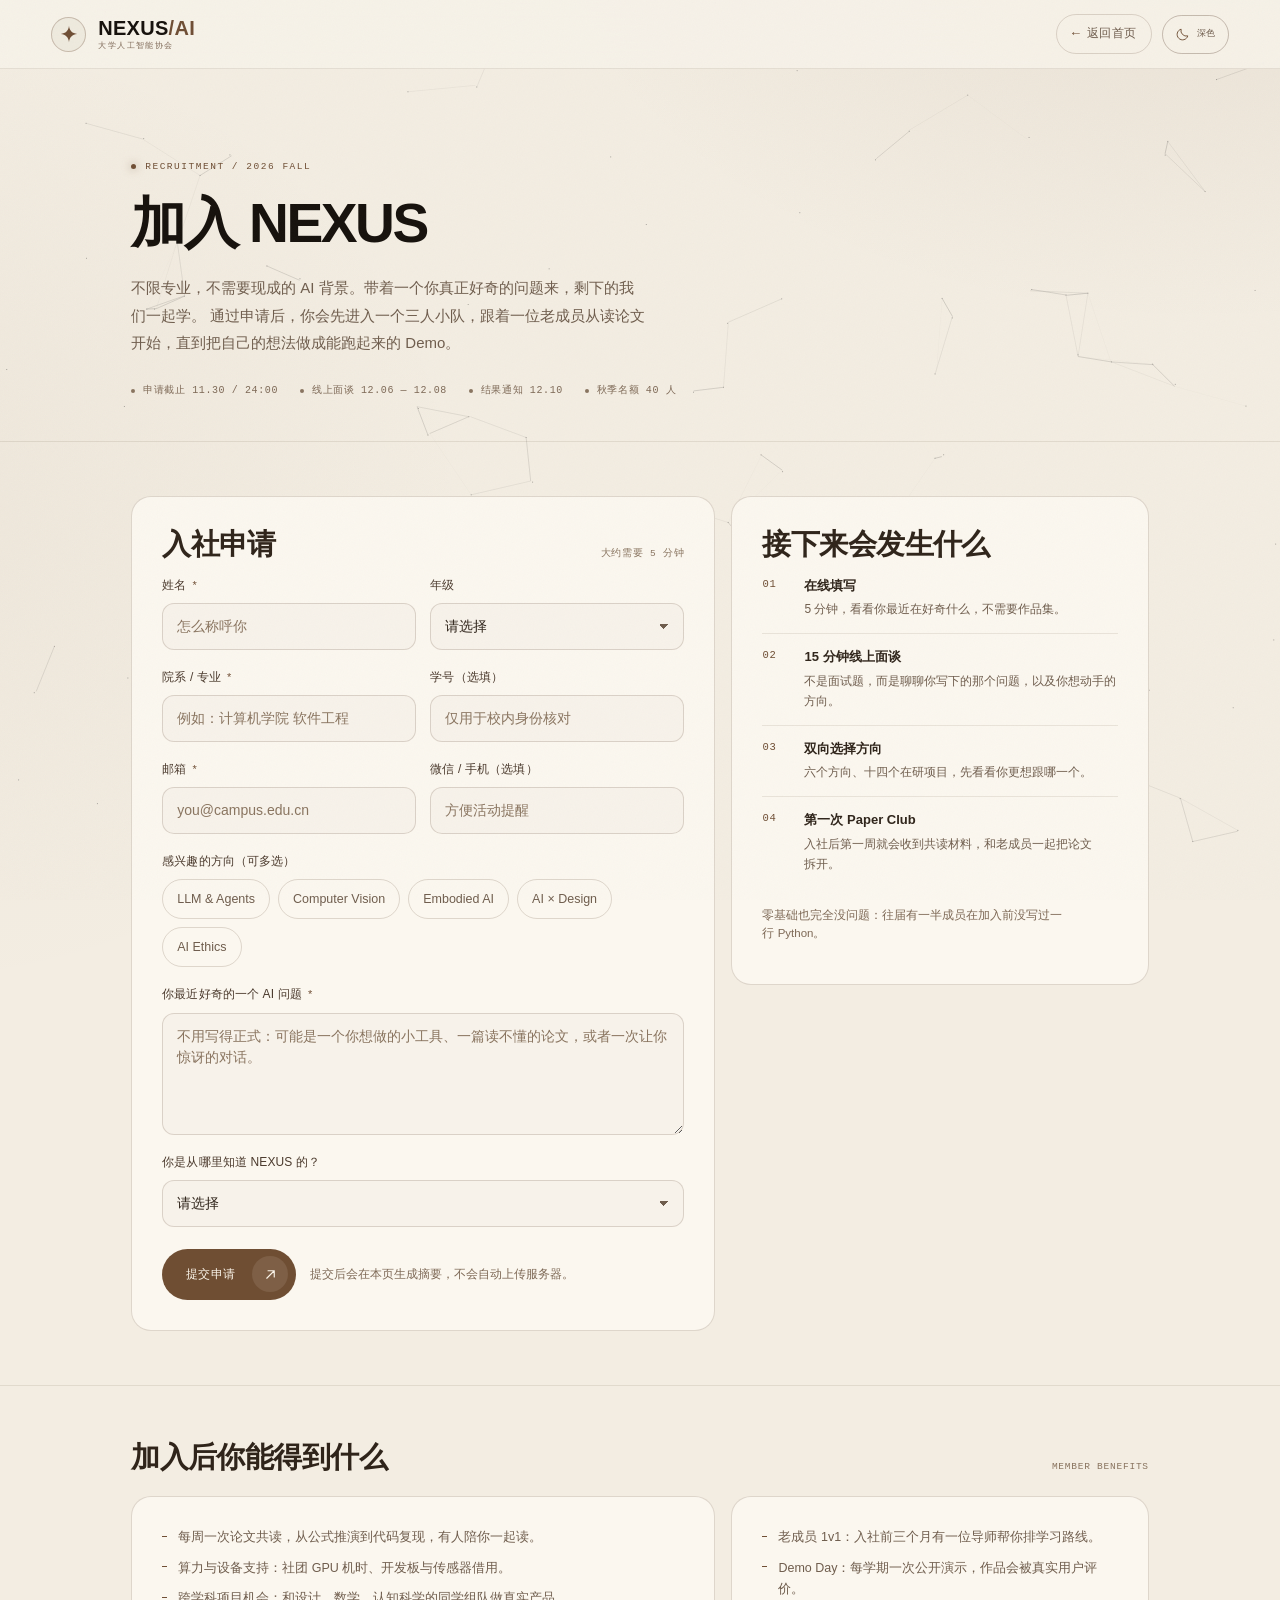
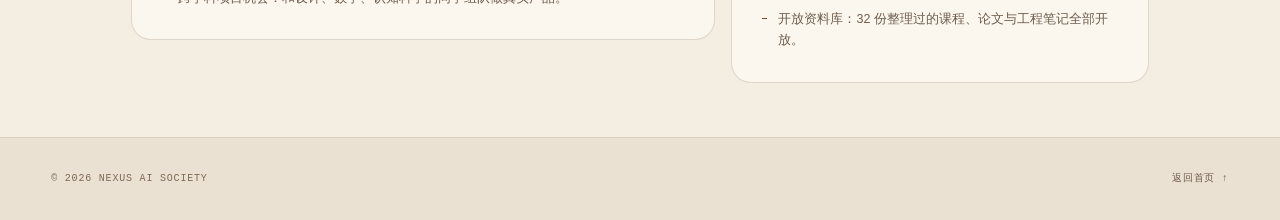
<file: ai--main - test/apply.html>
﻿<!DOCTYPE html>
<html lang="zh-CN" data-theme="dark">
<head>
  <meta charset="UTF-8">
  <meta name="viewport" content="width=device-width, initial-scale=1.0, viewport-fit=cover">
  <meta name="description" content="申请加入 NEXUS AI 大学人工智能协会：不限专业与年级，零基础友好，2026 秋季纳新进行中。">
  <meta name="theme-color" content="#07090e">
  <title>申请加入 · NEXUS AI</title>
  <script>
    (() => {
      const key = 'nexus-theme';
      let theme;
      try { theme = localStorage.getItem(key); } catch (error) {}
      if (theme !== 'light' && theme !== 'dark') {
        theme = window.matchMedia('(prefers-color-scheme: light)').matches ? 'light' : 'dark';
      }
      document.documentElement.dataset.theme = theme;
      document.documentElement.style.colorScheme = theme;
      const meta = document.querySelector('meta[name="theme-color"]');
      if (meta) meta.setAttribute('content', theme === 'light' ? '#f3ede2' : '#07090e');
    })();
  </script>
  <link rel="icon" href="data:image/svg+xml,%3Csvg xmlns='http://www.w3.org/2000/svg' viewBox='0 0 64 64'%3E%3Crect width='64' height='64' rx='14' fill='%23080a08'/%3E%3Cpath d='M32 8c1.4 13.7 9.2 21.5 22.9 22.9C41.2 32.3 33.4 40 32 53.8 30.6 40 22.8 32.3 9.1 30.9 22.8 29.5 30.6 21.7 32 8Z' fill='%237fa9ff'/%3E%3C/svg%3E">
  <link rel="stylesheet" href="styles.css">
  <link rel="stylesheet" href="page.css">
</head>
<body class="subpage">
  <div id="particle-stage" class="particle-stage" aria-hidden="true"></div>
  <a class="skip-link" href="#main">跳到主要内容</a>

  <svg class="svg-defs" aria-hidden="true" focusable="false">
    <symbol id="icon-spark" viewBox="0 0 32 32">
      <path d="M16 1.5c.8 8.6 5.9 13.7 14.5 14.5-8.6.8-13.7 5.9-14.5 14.5C15.2 21.9 10.1 16.8 1.5 16 10.1 15.2 15.2 10.1 16 1.5Z" fill="currentColor"/>
    </symbol>
    <symbol id="icon-arrow" viewBox="0 0 24 24">
      <path d="M6 18 18 6M8 6h10v10" fill="none" stroke="currentColor" stroke-width="1.8" stroke-linecap="round" stroke-linejoin="round"/>
    </symbol>
    <symbol id="icon-arrow-down" viewBox="0 0 24 24">
      <path d="M12 4v16m0 0 6-6m-6 6-6-6" fill="none" stroke="currentColor" stroke-width="1.6" stroke-linecap="round" stroke-linejoin="round"/>
    </symbol>
    <symbol id="icon-sun" viewBox="0 0 24 24">
      <circle cx="12" cy="12" r="4" fill="none" stroke="currentColor" stroke-width="1.5"/>
      <path d="M12 2.5v2M12 19.5v2M2.5 12h2M19.5 12h2M5.28 5.28l1.42 1.42M17.3 17.3l1.42 1.42M5.28 18.72l1.42-1.42M17.3 6.7l1.42-1.42" fill="none" stroke="currentColor" stroke-width="1.5" stroke-linecap="round"/>
    </symbol>
    <symbol id="icon-moon" viewBox="0 0 24 24">
      <path d="M20.5 14.2A8.7 8.7 0 0 1 9.8 3.5a8.7 8.7 0 1 0 10.7 10.7Z" fill="none" stroke="currentColor" stroke-width="1.5" stroke-linejoin="round"/>
    </symbol>
  </svg>

  <header class="page-header">
    <div class="page-header-inner">
      <a class="brand" href="index.html" aria-label="NEXUS AI 首页">
        <span class="brand-mark">
          <svg viewBox="0 0 32 32" aria-hidden="true"><use href="#icon-spark"></use></svg>
        </span>
        <span class="brand-copy">
          <span class="brand-name">NEXUS<span>/AI</span></span>
          <span class="brand-sub">大学人工智能协会</span>
        </span>
      </a>
      <div class="page-header-actions">
        <a class="back-link" href="index.html"><span aria-hidden="true">←</span> 返回首页</a>
        <button class="theme-toggle" type="button" data-theme-toggle aria-label="切换浅色或深色模式" title="切换浅色或深色模式">
          <svg class="theme-icon theme-icon--sun" viewBox="0 0 24 24" aria-hidden="true"><use href="#icon-sun"></use></svg>
          <svg class="theme-icon theme-icon--moon" viewBox="0 0 24 24" aria-hidden="true"><use href="#icon-moon"></use></svg>
          <span class="theme-toggle-label" aria-hidden="true">
            <span class="theme-toggle-label--to-light">浅色</span>
            <span class="theme-toggle-label--to-dark">深色</span>
          </span>
        </button>
      </div>
    </div>
  </header>

  <main class="page-main" id="main">
    <section class="page-hero">
      <div class="page-wrap">
        <span class="page-kicker">Recruitment / 2026 Fall</span>
        <h1 class="page-title">加入 NEXUS</h1>
        <p class="page-lede">
          不限专业，不需要现成的 AI 背景。带着一个你真正好奇的问题来，剩下的我们一起学。
          通过申请后，你会先进入一个三人小队，跟着一位老成员从读论文开始，直到把自己的想法做成能跑起来的 Demo。
        </p>
        <div class="page-meta">
          <span>申请截止 11.30 / 24:00</span>
          <span>线上面谈 12.06 — 12.08</span>
          <span>结果通知 12.10</span>
          <span>秋季名额 40 人</span>
        </div>
      </div>
    </section>

    <section class="page-section">
      <div class="page-wrap">
        <div class="detail-grid">
          <div class="card">
            <div class="section-head">
              <h2 class="section-title">入社申请</h2>
              <span class="section-note">大约需要 5 分钟</span>
            </div>

            <p class="form-hint" data-context hidden></p>

            <form class="form" data-form data-success="form-success" data-subject="NEXUS AI 入社申请">
              <div class="form-row">
                <div class="field">
                  <label for="apply-name">姓名 <span class="req">*</span></label>
                  <input id="apply-name" name="name" type="text" autocomplete="name" placeholder="怎么称呼你" required>
                </div>
                <div class="field">
                  <label for="apply-grade">年级</label>
                  <select id="apply-grade" name="grade">
                    <option value="">请选择</option>
                    <option>大一</option>
                    <option>大二</option>
                    <option>大三</option>
                    <option>大四</option>
                    <option>研究生</option>
                  </select>
                </div>
              </div>

              <div class="form-row">
                <div class="field">
                  <label for="apply-major">院系 / 专业 <span class="req">*</span></label>
                  <input id="apply-major" name="major" type="text" placeholder="例如：计算机学院 软件工程" required>
                </div>
                <div class="field">
                  <label for="apply-sid">学号（选填）</label>
                  <input id="apply-sid" name="student-id" type="text" inputmode="numeric" placeholder="仅用于校内身份核对">
                </div>
              </div>

              <div class="form-row">
                <div class="field">
                  <label for="apply-email">邮箱 <span class="req">*</span></label>
                  <input id="apply-email" name="email" type="email" autocomplete="email" placeholder="you@campus.edu.cn" required>
                </div>
                <div class="field">
                  <label for="apply-contact">微信 / 手机（选填）</label>
                  <input id="apply-contact" name="contact" type="text" placeholder="方便活动提醒">
                </div>
              </div>

              <div class="field">
                <span class="field-label" id="apply-direction-label">感兴趣的方向（可多选）</span>
                <div class="chips" role="group" aria-labelledby="apply-direction-label">
                  <label class="chip"><input type="checkbox" name="direction" value="llm"><span>LLM &amp; Agents</span></label>
                  <label class="chip"><input type="checkbox" name="direction" value="cv"><span>Computer Vision</span></label>
                  <label class="chip"><input type="checkbox" name="direction" value="embodied"><span>Embodied AI</span></label>
                  <label class="chip"><input type="checkbox" name="direction" value="design"><span>AI × Design</span></label>
                  <label class="chip"><input type="checkbox" name="direction" value="ethics"><span>AI Ethics</span></label>
                </div>
              </div>

              <div class="field">
                <label for="apply-motivation">你最近好奇的一个 AI 问题 <span class="req">*</span></label>
                <textarea id="apply-motivation" name="motivation" minlength="10" placeholder="不用写得正式：可能是一个你想做的小工具、一篇读不懂的论文，或者一次让你惊讶的对话。" required></textarea>
              </div>

              <div class="field">
                <label for="apply-source">你是从哪里知道 NEXUS 的？</label>
                <select id="apply-source" name="source">
                  <option value="">请选择</option>
                  <option>社团宣讲 / 摊位</option>
                  <option>朋友推荐</option>
                  <option>公众号 / 小红书</option>
                  <option>校园海报</option>
                  <option>其他</option>
                </select>
              </div>

              <div class="form-actions">
                <button class="button button-primary" type="submit">
                  <span>提交申请</span>
                  <span class="button-icon">
                    <svg viewBox="0 0 24 24" aria-hidden="true"><use href="#icon-arrow"></use></svg>
                  </span>
                </button>
                <span class="form-hint">提交后会在本页生成摘要，不会自动上传服务器。</span>
              </div>
            </form>

            <div class="success" id="form-success" role="status" aria-live="polite">
              <h3>申请摘要已生成</h3>
              <p>这是纯前端页面，不会直接写入数据库。请用下面的按钮把摘要发到 hello@nexusai.club，或者保存后到社团摊位提交。</p>
              <div class="success-summary summary-body"></div>
              <div class="success-actions">
                <a class="button button-primary" data-success-mail href="mailto:hello@nexusai.club">
                  <span>用邮件发送</span>
                  <span class="button-icon">
                    <svg viewBox="0 0 24 24" aria-hidden="true"><use href="#icon-arrow"></use></svg>
                  </span>
                </a>
                <a class="button button-ghost" href="index.html">
                  <span>先回首页看看</span>
                </a>
              </div>
            </div>
          </div>

          <aside class="card" aria-label="申请流程与说明">
            <div class="section-head">
              <h2 class="section-title">接下来会发生什么</h2>
            </div>
            <ol class="steps">
              <li>
                <div>
                  <h4>在线填写</h4>
                  <p>5 分钟，看看你最近在好奇什么，不需要作品集。</p>
                </div>
              </li>
              <li>
                <div>
                  <h4>15 分钟线上面谈</h4>
                  <p>不是面试题，而是聊聊你写下的那个问题，以及你想动手的方向。</p>
                </div>
              </li>
              <li>
                <div>
                  <h4>双向选择方向</h4>
                  <p>六个方向、十四个在研项目，先看看你更想跟哪一个。</p>
                </div>
              </li>
              <li>
                <div>
                  <h4>第一次 Paper Club</h4>
                  <p>入社后第一周就会收到共读材料，和老成员一起把论文拆开。</p>
                </div>
              </li>
            </ol>
            <p class="form-hint spaced-top">零基础也完全没问题：往届有一半成员在加入前没写过一行 Python。</p>
          </aside>
        </div>
      </div>
    </section>

    <section class="page-section">
      <div class="page-wrap">
        <div class="section-head">
          <h2 class="section-title">加入后你能得到什么</h2>
          <span class="section-note">Member Benefits</span>
        </div>
        <div class="detail-grid">
          <div class="card">
            <ul class="note-list">
              <li>每周一次论文共读，从公式推演到代码复现，有人陪你一起读。</li>
              <li>算力与设备支持：社团 GPU 机时、开发板与传感器借用。</li>
              <li>跨学科项目机会：和设计、数学、认知科学的同学组队做真实产品。</li>
            </ul>
          </div>
          <div class="card">
            <ul class="note-list">
              <li>老成员 1v1：入社前三个月有一位导师帮你排学习路线。</li>
              <li>Demo Day：每学期一次公开演示，作品会被真实用户评价。</li>
              <li>开放资料库：32 份整理过的课程、论文与工程笔记全部开放。</li>
            </ul>
          </div>
        </div>
      </div>
    </section>
  </main>

  <footer class="page-footer">
    <div class="page-footer-inner">
      <span>© 2026 NEXUS AI SOCIETY</span>
      <a href="index.html">返回首页 ↑</a>
    </div>
  </footer>

  <script src="particle-net.js" defer></script>
  <script src="theme.js" defer></script>
  <script src="particles.js" defer></script>
  <script src="form.js" defer></script>
</body>
</html>
</file>
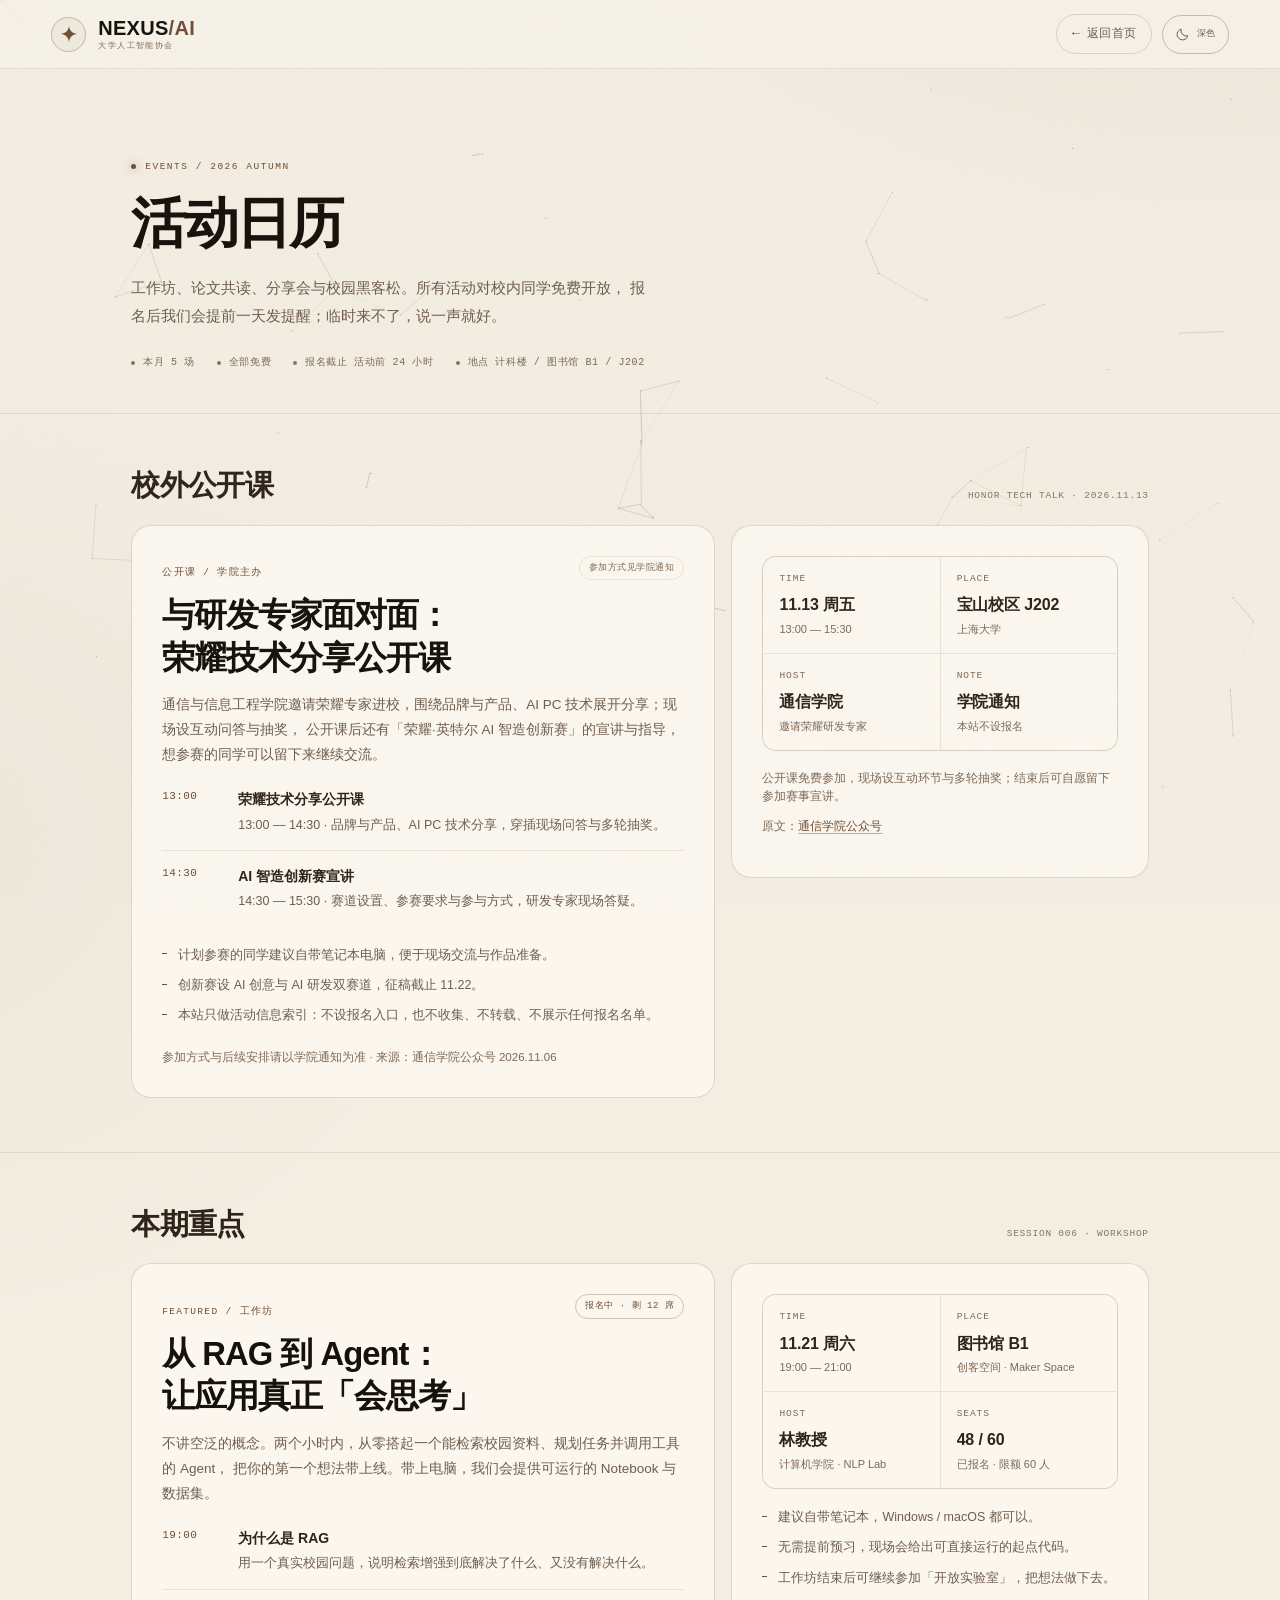
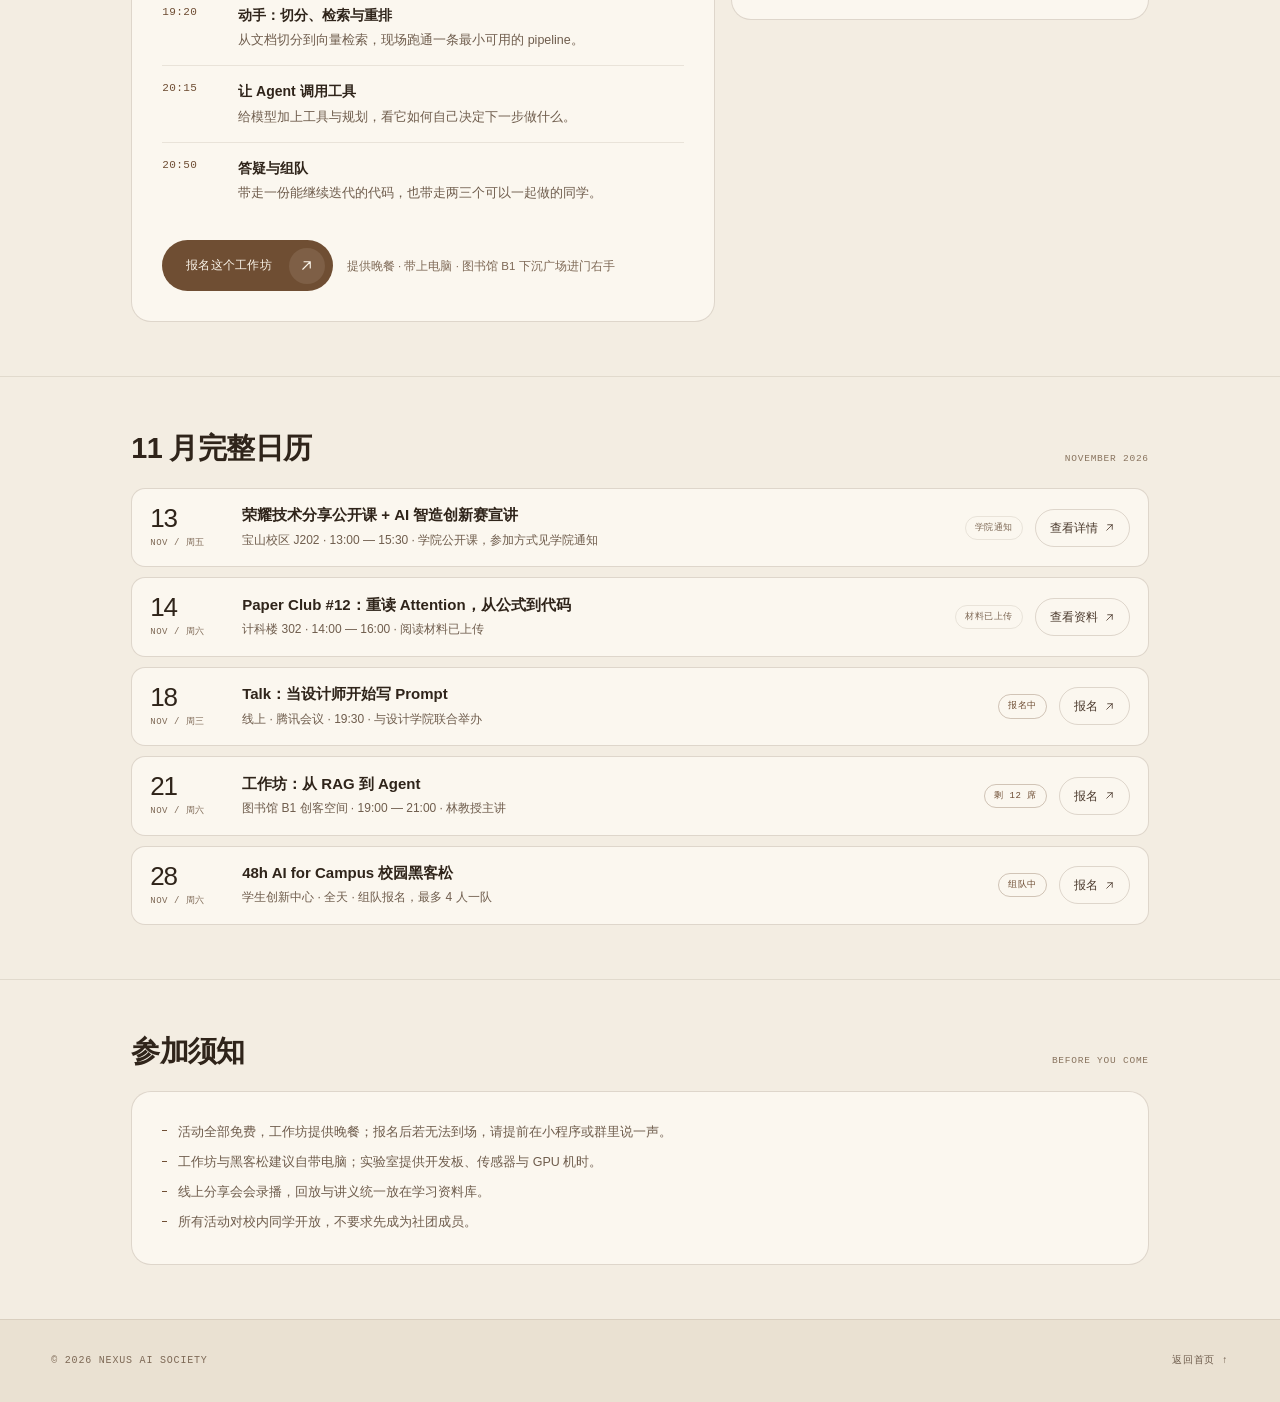
<file: ai--main - test/events.html>
﻿<!DOCTYPE html>
<html lang="zh-CN" data-theme="dark">
<head>
  <meta charset="UTF-8">
  <meta name="viewport" content="width=device-width, initial-scale=1.0, viewport-fit=cover">
  <meta name="description" content="NEXUS AI 活动日历：工作坊、论文共读、分享会与校园黑客松，2026 年 11 月场次与参加方式。">
  <meta name="theme-color" content="#07090e">
  <title>活动日历 · NEXUS AI</title>
  <script>
    (() => {
      const key = 'nexus-theme';
      let theme;
      try { theme = localStorage.getItem(key); } catch (error) {}
      if (theme !== 'light' && theme !== 'dark') {
        theme = window.matchMedia('(prefers-color-scheme: light)').matches ? 'light' : 'dark';
      }
      document.documentElement.dataset.theme = theme;
      document.documentElement.style.colorScheme = theme;
      const meta = document.querySelector('meta[name="theme-color"]');
      if (meta) meta.setAttribute('content', theme === 'light' ? '#f3ede2' : '#07090e');
    })();
  </script>
  <link rel="icon" href="data:image/svg+xml,%3Csvg xmlns='http://www.w3.org/2000/svg' viewBox='0 0 64 64'%3E%3Crect width='64' height='64' rx='14' fill='%23080a08'/%3E%3Cpath d='M32 8c1.4 13.7 9.2 21.5 22.9 22.9C41.2 32.3 33.4 40 32 53.8 30.6 40 22.8 32.3 9.1 30.9 22.8 29.5 30.6 21.7 32 8Z' fill='%237fa9ff'/%3E%3C/svg%3E">
  <link rel="stylesheet" href="styles.css">
  <link rel="stylesheet" href="page.css">
</head>
<body class="subpage">
  <div id="particle-stage" class="particle-stage" aria-hidden="true"></div>
  <a class="skip-link" href="#main">跳到主要内容</a>

  <svg class="svg-defs" aria-hidden="true" focusable="false">
    <symbol id="icon-spark" viewBox="0 0 32 32">
      <path d="M16 1.5c.8 8.6 5.9 13.7 14.5 14.5-8.6.8-13.7 5.9-14.5 14.5C15.2 21.9 10.1 16.8 1.5 16 10.1 15.2 15.2 10.1 16 1.5Z" fill="currentColor"/>
    </symbol>
    <symbol id="icon-arrow" viewBox="0 0 24 24">
      <path d="M6 18 18 6M8 6h10v10" fill="none" stroke="currentColor" stroke-width="1.8" stroke-linecap="round" stroke-linejoin="round"/>
    </symbol>
    <symbol id="icon-sun" viewBox="0 0 24 24">
      <circle cx="12" cy="12" r="4" fill="none" stroke="currentColor" stroke-width="1.5"/>
      <path d="M12 2.5v2M12 19.5v2M2.5 12h2M19.5 12h2M5.28 5.28l1.42 1.42M17.3 17.3l1.42 1.42M5.28 18.72l1.42-1.42M17.3 6.7l1.42-1.42" fill="none" stroke="currentColor" stroke-width="1.5" stroke-linecap="round"/>
    </symbol>
    <symbol id="icon-moon" viewBox="0 0 24 24">
      <path d="M20.5 14.2A8.7 8.7 0 0 1 9.8 3.5a8.7 8.7 0 1 0 10.7 10.7Z" fill="none" stroke="currentColor" stroke-width="1.5" stroke-linejoin="round"/>
    </symbol>
  </svg>

  <header class="page-header">
    <div class="page-header-inner">
      <a class="brand" href="index.html" aria-label="NEXUS AI 首页">
        <span class="brand-mark">
          <svg viewBox="0 0 32 32" aria-hidden="true"><use href="#icon-spark"></use></svg>
        </span>
        <span class="brand-copy">
          <span class="brand-name">NEXUS<span>/AI</span></span>
          <span class="brand-sub">大学人工智能协会</span>
        </span>
      </a>
      <div class="page-header-actions">
        <a class="back-link" href="index.html"><span aria-hidden="true">←</span> 返回首页</a>
        <button class="theme-toggle" type="button" data-theme-toggle aria-label="切换浅色或深色模式" title="切换浅色或深色模式">
          <svg class="theme-icon theme-icon--sun" viewBox="0 0 24 24" aria-hidden="true"><use href="#icon-sun"></use></svg>
          <svg class="theme-icon theme-icon--moon" viewBox="0 0 24 24" aria-hidden="true"><use href="#icon-moon"></use></svg>
          <span class="theme-toggle-label" aria-hidden="true">
            <span class="theme-toggle-label--to-light">浅色</span>
            <span class="theme-toggle-label--to-dark">深色</span>
          </span>
        </button>
      </div>
    </div>
  </header>

  <main class="page-main" id="main">
    <section class="page-hero">
      <div class="page-wrap">
        <span class="page-kicker">Events / 2026 Autumn</span>
        <h1 class="page-title">活动日历</h1>
        <p class="page-lede">
          工作坊、论文共读、分享会与校园黑客松。所有活动对校内同学免费开放，
          报名后我们会提前一天发提醒；临时来不了，说一声就好。
        </p>
        <div class="page-meta">
          <span>本月 5 场</span>
          <span>全部免费</span>
          <span>报名截止 活动前 24 小时</span>
          <span>地点 计科楼 / 图书馆 B1 / J202</span>
        </div>
      </div>
    </section>

    <section class="page-section" id="honor">
      <div class="page-wrap">
        <div class="section-head">
          <h2 class="section-title">校外公开课</h2>
          <span class="section-note">Honor Tech Talk · 2026.11.13</span>
        </div>

        <div class="detail-grid">
          <article class="card">
            <div class="section-head">
              <span class="feature-label">公开课 / 学院主办</span>
              <span class="status-chip">参加方式见学院通知</span>
            </div>
            <h3 class="feature-title">与研发专家面对面：<br>荣耀技术分享公开课</h3>
            <p class="body-copy">
              通信与信息工程学院邀请荣耀专家进校，围绕品牌与产品、AI PC 技术展开分享；现场设互动问答与抽奖，
              公开课后还有「荣耀·英特尔 AI 智造创新赛」的宣讲与指导，想参赛的同学可以留下来继续交流。
            </p>

            <div class="agenda">
              <div class="agenda-item">
                <time>13:00</time>
                <div>
                  <h4>荣耀技术分享公开课</h4>
                  <p>13:00 — 14:30 · 品牌与产品、AI PC 技术分享，穿插现场问答与多轮抽奖。</p>
                </div>
              </div>
              <div class="agenda-item">
                <time>14:30</time>
                <div>
                  <h4>AI 智造创新赛宣讲</h4>
                  <p>14:30 — 15:30 · 赛道设置、参赛要求与参与方式，研发专家现场答疑。</p>
                </div>
              </div>
            </div>

            <ul class="note-list spaced-top">
              <li>计划参赛的同学建议自带笔记本电脑，便于现场交流与作品准备。</li>
              <li>创新赛设 AI 创意与 AI 研发双赛道，征稿截止 11.22。</li>
              <li>本站只做活动信息索引：不设报名入口，也不收集、不转载、不展示任何报名名单。</li>
            </ul>

            <div class="cta-row">
              <span class="form-hint">参加方式与后续安排请以学院通知为准 · 来源：通信学院公众号 2026.11.06</span>
            </div>
          </article>

          <aside class="card" aria-label="公开课信息">
            <div class="fact-grid">
              <div class="fact">
                <span>TIME</span>
                <strong>11.13 周五</strong>
                <small>13:00 — 15:30</small>
              </div>
              <div class="fact">
                <span>PLACE</span>
                <strong>宝山校区 J202</strong>
                <small>上海大学</small>
              </div>
              <div class="fact">
                <span>HOST</span>
                <strong>通信学院</strong>
                <small>邀请荣耀研发专家</small>
              </div>
              <div class="fact">
                <span>NOTE</span>
                <strong>学院通知</strong>
                <small>本站不设报名</small>
              </div>
            </div>
            <p class="form-hint spaced-top">公开课免费参加，现场设互动环节与多轮抽奖；结束后可自愿留下参加赛事宣讲。</p>
            <p class="form-hint">原文：<a class="inline-link" href="https://mp.weixin.qq.com/s/uky2Y3FL2woIPNtWeCMwow" target="_blank" rel="noopener noreferrer">通信学院公众号</a></p>
          </aside>
        </div>
      </div>
    </section>

    <section class="page-section" id="featured">
      <div class="page-wrap">
        <div class="section-head">
          <h2 class="section-title">本期重点</h2>
          <span class="section-note">Session 006 · Workshop</span>
        </div>

        <div class="detail-grid">
          <article class="card">
            <div class="section-head">
              <span class="feature-label">Featured / 工作坊</span>
              <span class="status-chip status-chip--open">报名中 · 剩 12 席</span>
            </div>
            <h3 class="feature-title">从 RAG 到 Agent：<br>让应用真正「会思考」</h3>
            <p class="body-copy">
              不讲空泛的概念。两个小时内，从零搭起一个能检索校园资料、规划任务并调用工具的 Agent，
              把你的第一个想法带上线。带上电脑，我们会提供可运行的 Notebook 与数据集。
            </p>

            <div class="agenda">
              <div class="agenda-item">
                <time>19:00</time>
                <div>
                  <h4>为什么是 RAG</h4>
                  <p>用一个真实校园问题，说明检索增强到底解决了什么、又没有解决什么。</p>
                </div>
              </div>
              <div class="agenda-item">
                <time>19:20</time>
                <div>
                  <h4>动手：切分、检索与重排</h4>
                  <p>从文档切分到向量检索，现场跑通一条最小可用的 pipeline。</p>
                </div>
              </div>
              <div class="agenda-item">
                <time>20:15</time>
                <div>
                  <h4>让 Agent 调用工具</h4>
                  <p>给模型加上工具与规划，看它如何自己决定下一步做什么。</p>
                </div>
              </div>
              <div class="agenda-item">
                <time>20:50</time>
                <div>
                  <h4>答疑与组队</h4>
                  <p>带走一份能继续迭代的代码，也带走两三个可以一起做的同学。</p>
                </div>
              </div>
            </div>

            <div class="cta-row">
              <a class="button button-primary" href="apply.html?event=RAG%20%E5%B7%A5%E4%BD%9C%E5%9D%8A">
                <span>报名这个工作坊</span>
                <span class="button-icon">
                  <svg viewBox="0 0 24 24" aria-hidden="true"><use href="#icon-arrow"></use></svg>
                </span>
              </a>
              <span class="form-hint">提供晚餐 · 带上电脑 · 图书馆 B1 下沉广场进门右手</span>
            </div>
          </article>

          <aside class="card" aria-label="工作坊信息">
            <div class="fact-grid">
              <div class="fact">
                <span>TIME</span>
                <strong>11.21 周六</strong>
                <small>19:00 — 21:00</small>
              </div>
              <div class="fact">
                <span>PLACE</span>
                <strong>图书馆 B1</strong>
                <small>创客空间 · Maker Space</small>
              </div>
              <div class="fact">
                <span>HOST</span>
                <strong>林教授</strong>
                <small>计算机学院 · NLP Lab</small>
              </div>
              <div class="fact">
                <span>SEATS</span>
                <strong>48 / 60</strong>
                <small>已报名 · 限额 60 人</small>
              </div>
            </div>
            <ul class="note-list spaced-top">
              <li>建议自带笔记本，Windows / macOS 都可以。</li>
              <li>无需提前预习，现场会给出可直接运行的起点代码。</li>
              <li>工作坊结束后可继续参加「开放实验室」，把想法做下去。</li>
            </ul>
          </aside>
        </div>
      </div>
    </section>

    <section class="page-section" id="calendar">
      <div class="page-wrap">
        <div class="section-head">
          <h2 class="section-title">11 月完整日历</h2>
          <span class="section-note">November 2026</span>
        </div>

        <div class="calendar-list">
          <div class="calendar-row">
            <div class="calendar-date">
              <strong>13</strong>
              <span>NOV / 周五</span>
            </div>
            <div class="calendar-info">
              <h3>荣耀技术分享公开课 + AI 智造创新赛宣讲</h3>
              <p>宝山校区 J202 · 13:00 — 15:30 · 学院公开课，参加方式见学院通知</p>
            </div>
            <div class="calendar-side">
              <span class="status-chip">学院通知</span>
              <a class="row-link" href="#honor">查看详情 <svg viewBox="0 0 24 24" aria-hidden="true"><use href="#icon-arrow"></use></svg></a>
            </div>
          </div>

          <div class="calendar-row">
            <div class="calendar-date">
              <strong>14</strong>
              <span>NOV / 周六</span>
            </div>
            <div class="calendar-info">
              <h3>Paper Club #12：重读 Attention，从公式到代码</h3>
              <p>计科楼 302 · 14:00 — 16:00 · 阅读材料已上传</p>
            </div>
            <div class="calendar-side">
              <span class="status-chip">材料已上传</span>
              <a class="row-link" href="index.html#resources">查看资料 <svg viewBox="0 0 24 24" aria-hidden="true"><use href="#icon-arrow"></use></svg></a>
            </div>
          </div>

          <div class="calendar-row">
            <div class="calendar-date">
              <strong>18</strong>
              <span>NOV / 周三</span>
            </div>
            <div class="calendar-info">
              <h3>Talk：当设计师开始写 Prompt</h3>
              <p>线上 · 腾讯会议 · 19:30 · 与设计学院联合举办</p>
            </div>
            <div class="calendar-side">
              <span class="status-chip status-chip--open">报名中</span>
              <a class="row-link" href="apply.html?event=AI%20%C3%97%20Design%20Talk">报名 <svg viewBox="0 0 24 24" aria-hidden="true"><use href="#icon-arrow"></use></svg></a>
            </div>
          </div>

          <div class="calendar-row">
            <div class="calendar-date">
              <strong>21</strong>
              <span>NOV / 周六</span>
            </div>
            <div class="calendar-info">
              <h3>工作坊：从 RAG 到 Agent</h3>
              <p>图书馆 B1 创客空间 · 19:00 — 21:00 · 林教授主讲</p>
            </div>
            <div class="calendar-side">
              <span class="status-chip status-chip--open">剩 12 席</span>
              <a class="row-link" href="apply.html?event=RAG%20%E5%B7%A5%E4%BD%9C%E5%9D%8A">报名 <svg viewBox="0 0 24 24" aria-hidden="true"><use href="#icon-arrow"></use></svg></a>
            </div>
          </div>

          <div class="calendar-row">
            <div class="calendar-date">
              <strong>28</strong>
              <span>NOV / 周六</span>
            </div>
            <div class="calendar-info">
              <h3>48h AI for Campus 校园黑客松</h3>
              <p>学生创新中心 · 全天 · 组队报名，最多 4 人一队</p>
            </div>
            <div class="calendar-side">
              <span class="status-chip status-chip--open">组队中</span>
              <a class="row-link" href="apply.html?event=48h%20%E9%BB%91%E5%AE%A2%E6%9D%BE">报名 <svg viewBox="0 0 24 24" aria-hidden="true"><use href="#icon-arrow"></use></svg></a>
            </div>
          </div>
        </div>
      </div>
    </section>

    <section class="page-section">
      <div class="page-wrap">
        <div class="section-head">
          <h2 class="section-title">参加须知</h2>
          <span class="section-note">Before You Come</span>
        </div>
        <div class="card">
          <ul class="note-list">
            <li>活动全部免费，工作坊提供晚餐；报名后若无法到场，请提前在小程序或群里说一声。</li>
            <li>工作坊与黑客松建议自带电脑；实验室提供开发板、传感器与 GPU 机时。</li>
            <li>线上分享会会录播，回放与讲义统一放在学习资料库。</li>
            <li>所有活动对校内同学开放，不要求先成为社团成员。</li>
          </ul>
        </div>
      </div>
    </section>
  </main>

  <footer class="page-footer">
    <div class="page-footer-inner">
      <span>© 2026 NEXUS AI SOCIETY</span>
      <a href="index.html">返回首页 ↑</a>
    </div>
  </footer>

  <script src="particle-net.js" defer></script>
  <script src="theme.js" defer></script>
  <script src="particles.js" defer></script>
</body>
</html>
</file>
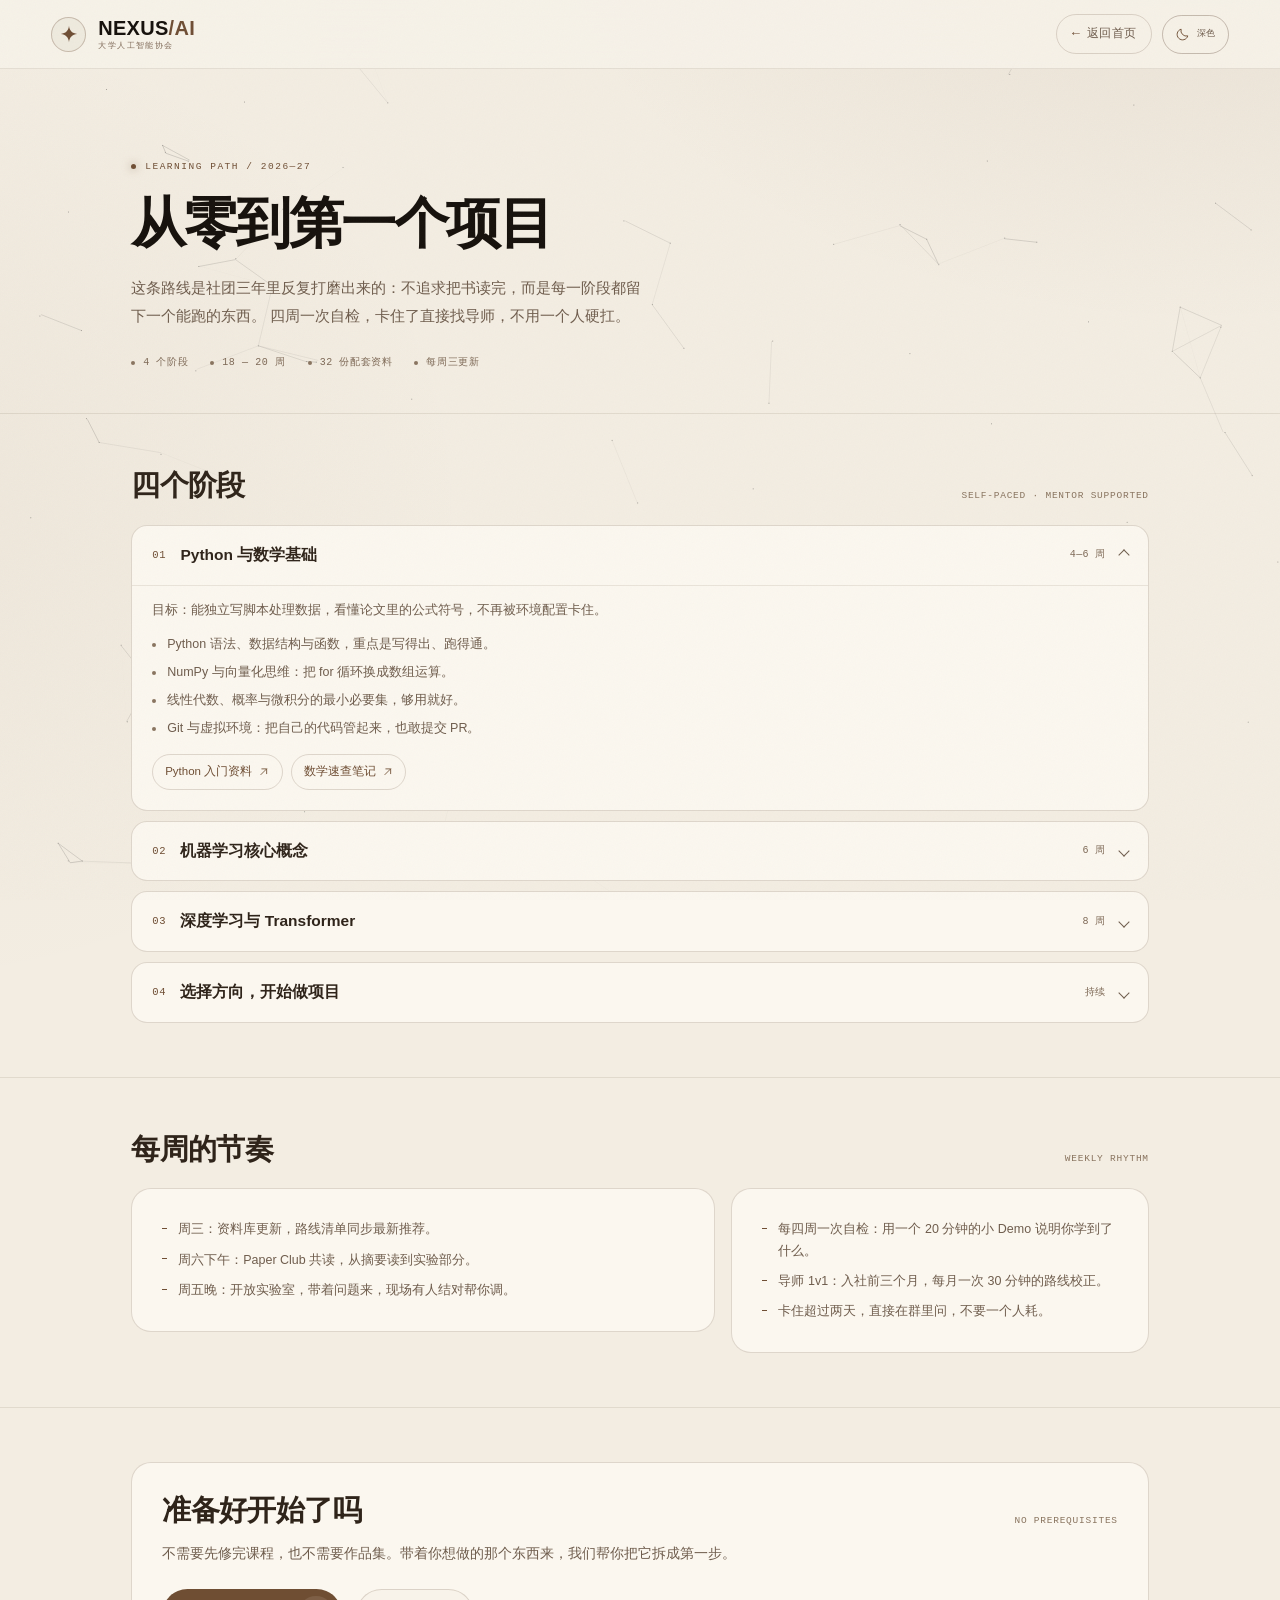
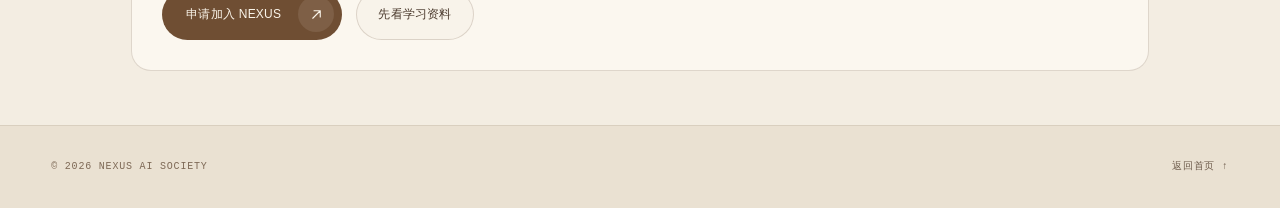
<file: ai--main - test/path.html>
<!DOCTYPE html>
<html lang="zh-CN" data-theme="dark">
<head>
  <meta charset="UTF-8">
  <meta name="viewport" content="width=device-width, initial-scale=1.0, viewport-fit=cover">
  <meta name="description" content="NEXUS AI 新成员学习路线：四个阶段、18–20 周，从 Python 与数学基础到第一个真实项目。">
  <meta name="theme-color" content="#07090e">
  <title>完整学习路线 · NEXUS AI</title>
  <script>
    (() => {
      const key = 'nexus-theme';
      let theme;
      try { theme = localStorage.getItem(key); } catch (error) {}
      if (theme !== 'light' && theme !== 'dark') {
        theme = window.matchMedia('(prefers-color-scheme: light)').matches ? 'light' : 'dark';
      }
      document.documentElement.dataset.theme = theme;
      document.documentElement.style.colorScheme = theme;
      const meta = document.querySelector('meta[name="theme-color"]');
      if (meta) meta.setAttribute('content', theme === 'light' ? '#f3ede2' : '#07090e');
    })();
  </script>
  <link rel="icon" href="data:image/svg+xml,%3Csvg xmlns='http://www.w3.org/2000/svg' viewBox='0 0 64 64'%3E%3Crect width='64' height='64' rx='14' fill='%23080a08'/%3E%3Cpath d='M32 8c1.4 13.7 9.2 21.5 22.9 22.9C41.2 32.3 33.4 40 32 53.8 30.6 40 22.8 32.3 9.1 30.9 22.8 29.5 30.6 21.7 32 8Z' fill='%237fa9ff'/%3E%3C/svg%3E">
  <link rel="stylesheet" href="styles.css">
  <link rel="stylesheet" href="page.css">
</head>
<body class="subpage">
  <div id="particle-stage" class="particle-stage" aria-hidden="true"></div>
  <a class="skip-link" href="#main">跳到主要内容</a>

  <svg class="svg-defs" aria-hidden="true" focusable="false">
    <symbol id="icon-spark" viewBox="0 0 32 32">
      <path d="M16 1.5c.8 8.6 5.9 13.7 14.5 14.5-8.6.8-13.7 5.9-14.5 14.5C15.2 21.9 10.1 16.8 1.5 16 10.1 15.2 15.2 10.1 16 1.5Z" fill="currentColor"/>
    </symbol>
    <symbol id="icon-arrow" viewBox="0 0 24 24">
      <path d="M6 18 18 6M8 6h10v10" fill="none" stroke="currentColor" stroke-width="1.8" stroke-linecap="round" stroke-linejoin="round"/>
    </symbol>
    <symbol id="icon-sun" viewBox="0 0 24 24">
      <circle cx="12" cy="12" r="4" fill="none" stroke="currentColor" stroke-width="1.5"/>
      <path d="M12 2.5v2M12 19.5v2M2.5 12h2M19.5 12h2M5.28 5.28l1.42 1.42M17.3 17.3l1.42 1.42M5.28 18.72l1.42-1.42M17.3 6.7l1.42-1.42" fill="none" stroke="currentColor" stroke-width="1.5" stroke-linecap="round"/>
    </symbol>
    <symbol id="icon-moon" viewBox="0 0 24 24">
      <path d="M20.5 14.2A8.7 8.7 0 0 1 9.8 3.5a8.7 8.7 0 1 0 10.7 10.7Z" fill="none" stroke="currentColor" stroke-width="1.5" stroke-linejoin="round"/>
    </symbol>
  </svg>

  <header class="page-header">
    <div class="page-header-inner">
      <a class="brand" href="index.html" aria-label="NEXUS AI 首页">
        <span class="brand-mark">
          <svg viewBox="0 0 32 32" aria-hidden="true"><use href="#icon-spark"></use></svg>
        </span>
        <span class="brand-copy">
          <span class="brand-name">NEXUS<span>/AI</span></span>
          <span class="brand-sub">大学人工智能协会</span>
        </span>
      </a>
      <div class="page-header-actions">
        <a class="back-link" href="index.html"><span aria-hidden="true">←</span> 返回首页</a>
        <button class="theme-toggle" type="button" data-theme-toggle aria-label="切换浅色或深色模式" title="切换浅色或深色模式">
          <svg class="theme-icon theme-icon--sun" viewBox="0 0 24 24" aria-hidden="true"><use href="#icon-sun"></use></svg>
          <svg class="theme-icon theme-icon--moon" viewBox="0 0 24 24" aria-hidden="true"><use href="#icon-moon"></use></svg>
          <span class="theme-toggle-label" aria-hidden="true">
            <span class="theme-toggle-label--to-light">浅色</span>
            <span class="theme-toggle-label--to-dark">深色</span>
          </span>
        </button>
      </div>
    </div>
  </header>

  <main class="page-main" id="main">
    <section class="page-hero">
      <div class="page-wrap">
        <span class="page-kicker">Learning Path / 2026—27</span>
        <h1 class="page-title">从零到第一个项目</h1>
        <p class="page-lede">
          这条路线是社团三年里反复打磨出来的：不追求把书读完，而是每一阶段都留下一个能跑的东西。
          四周一次自检，卡住了直接找导师，不用一个人硬扛。
        </p>
        <div class="page-meta">
          <span>4 个阶段</span>
          <span>18 — 20 周</span>
          <span>32 份配套资料</span>
          <span>每周三更新</span>
        </div>
      </div>
    </section>

    <section class="page-section">
      <div class="page-wrap">
        <div class="section-head">
          <h2 class="section-title">四个阶段</h2>
          <span class="section-note">Self-paced · Mentor supported</span>
        </div>

        <details class="stage" open>
          <summary>
            <span class="stage-num">01</span>
            <span class="stage-title">Python 与数学基础</span>
            <span class="stage-weeks">4—6 周</span>
          </summary>
          <div class="stage-body">
            <p>目标：能独立写脚本处理数据，看懂论文里的公式符号，不再被环境配置卡住。</p>
            <ul>
              <li>Python 语法、数据结构与函数，重点是写得出、跑得通。</li>
              <li>NumPy 与向量化思维：把 for 循环换成数组运算。</li>
              <li>线性代数、概率与微积分的最小必要集，够用就好。</li>
              <li>Git 与虚拟环境：把自己的代码管起来，也敢提交 PR。</li>
            </ul>
            <div class="stage-links">
              <a href="index.html#resources">Python 入门资料 <svg viewBox="0 0 24 24" aria-hidden="true"><use href="#icon-arrow"></use></svg></a>
              <a href="index.html#resources">数学速查笔记 <svg viewBox="0 0 24 24" aria-hidden="true"><use href="#icon-arrow"></use></svg></a>
            </div>
          </div>
        </details>

        <details class="stage">
          <summary>
            <span class="stage-num">02</span>
            <span class="stage-title">机器学习核心概念</span>
            <span class="stage-weeks">6 周</span>
          </summary>
          <div class="stage-body">
            <p>目标：知道一个模型为什么有效、什么时候会失效，并能完成一次完整的训练与评估。</p>
            <ul>
              <li>线性回归、逻辑回归与损失函数：从最小二乘到梯度下降。</li>
              <li>树模型与评估指标：准确率之外，还要看召回与 AUC。</li>
              <li>过拟合、正则化与数据泄漏：新手最常踩的三个坑。</li>
              <li>一次完整的校内数据小赛，从清洗到提交。</li>
            </ul>
            <div class="stage-links">
              <a href="index.html#resources">CS231n 精读笔记 <svg viewBox="0 0 24 24" aria-hidden="true"><use href="#icon-arrow"></use></svg></a>
            </div>
          </div>
        </details>

        <details class="stage">
          <summary>
            <span class="stage-num">03</span>
            <span class="stage-title">深度学习与 Transformer</span>
            <span class="stage-weeks">8 周</span>
          </summary>
          <div class="stage-body">
            <p>目标：能手写一次反向传播，读懂 Transformer，并微调一个属于自己的小模型。</p>
            <ul>
              <li>神经网络与反向传播：先手推一遍，再用 PyTorch 复现。</li>
              <li>训练循环、学习率与显存：把模型真正训起来。</li>
              <li>Attention 与 Transformer：从 Q / K / V 到多头注意力。</li>
              <li>微调与评测：让一个小模型在你关心的任务上变好。</li>
            </ul>
            <div class="stage-links">
              <a href="index.html#resources">Transformer 演进地图 <svg viewBox="0 0 24 24" aria-hidden="true"><use href="#icon-arrow"></use></svg></a>
              <a href="index.html#resources">RAG 实战教程 <svg viewBox="0 0 24 24" aria-hidden="true"><use href="#icon-arrow"></use></svg></a>
            </div>
          </div>
        </details>

        <details class="stage">
          <summary>
            <span class="stage-num">04</span>
            <span class="stage-title">选择方向，开始做项目</span>
            <span class="stage-weeks">持续</span>
          </summary>
          <div class="stage-body">
            <p>目标：加入一个在研项目，或者带着自己的想法组队，把它做到能被别人使用。</p>
            <ul>
              <li>六个方向任选：LLM &amp; Agents、Computer Vision、Embodied AI、AI × Design、AI Ethics、Creative ML。</li>
              <li>进入三人小队，跟着项目组做两周一次的进度同步。</li>
              <li>在 Demo Day 上公开演示，接受真实用户的评价。</li>
            </ul>
            <div class="stage-links">
              <a href="index.html#projects">看看在研项目 <svg viewBox="0 0 24 24" aria-hidden="true"><use href="#icon-arrow"></use></svg></a>
              <a href="apply.html">申请加入 <svg viewBox="0 0 24 24" aria-hidden="true"><use href="#icon-arrow"></use></svg></a>
            </div>
          </div>
        </details>
      </div>
    </section>

    <section class="page-section">
      <div class="page-wrap">
        <div class="section-head">
          <h2 class="section-title">每周的节奏</h2>
          <span class="section-note">Weekly Rhythm</span>
        </div>
        <div class="detail-grid">
          <div class="card">
            <ul class="note-list">
              <li>周三：资料库更新，路线清单同步最新推荐。</li>
              <li>周六下午：Paper Club 共读，从摘要读到实验部分。</li>
              <li>周五晚：开放实验室，带着问题来，现场有人结对帮你调。</li>
            </ul>
          </div>
          <div class="card">
            <ul class="note-list">
              <li>每四周一次自检：用一个 20 分钟的小 Demo 说明你学到了什么。</li>
              <li>导师 1v1：入社前三个月，每月一次 30 分钟的路线校正。</li>
              <li>卡住超过两天，直接在群里问，不要一个人耗。</li>
            </ul>
          </div>
        </div>
      </div>
    </section>

    <section class="page-section">
      <div class="page-wrap">
        <div class="card">
          <div class="section-head">
            <h2 class="section-title">准备好开始了吗</h2>
            <span class="section-note">No prerequisites</span>
          </div>
          <p class="body-copy">不需要先修完课程，也不需要作品集。带着你想做的那个东西来，我们帮你把它拆成第一步。</p>
          <div class="cta-row">
            <a class="button button-primary" href="apply.html">
              <span>申请加入 NEXUS</span>
              <span class="button-icon">
                <svg viewBox="0 0 24 24" aria-hidden="true"><use href="#icon-arrow"></use></svg>
              </span>
            </a>
            <a class="button button-ghost" href="index.html#resources">
              <span>先看学习资料</span>
            </a>
          </div>
        </div>
      </div>
    </section>
  </main>

  <footer class="page-footer">
    <div class="page-footer-inner">
      <span>© 2026 NEXUS AI SOCIETY</span>
      <a href="index.html">返回首页 ↑</a>
    </div>
  </footer>

  <script src="particle-net.js" defer></script>
  <script src="theme.js" defer></script>
  <script src="particles.js" defer></script>
</body>
</html>
</file>
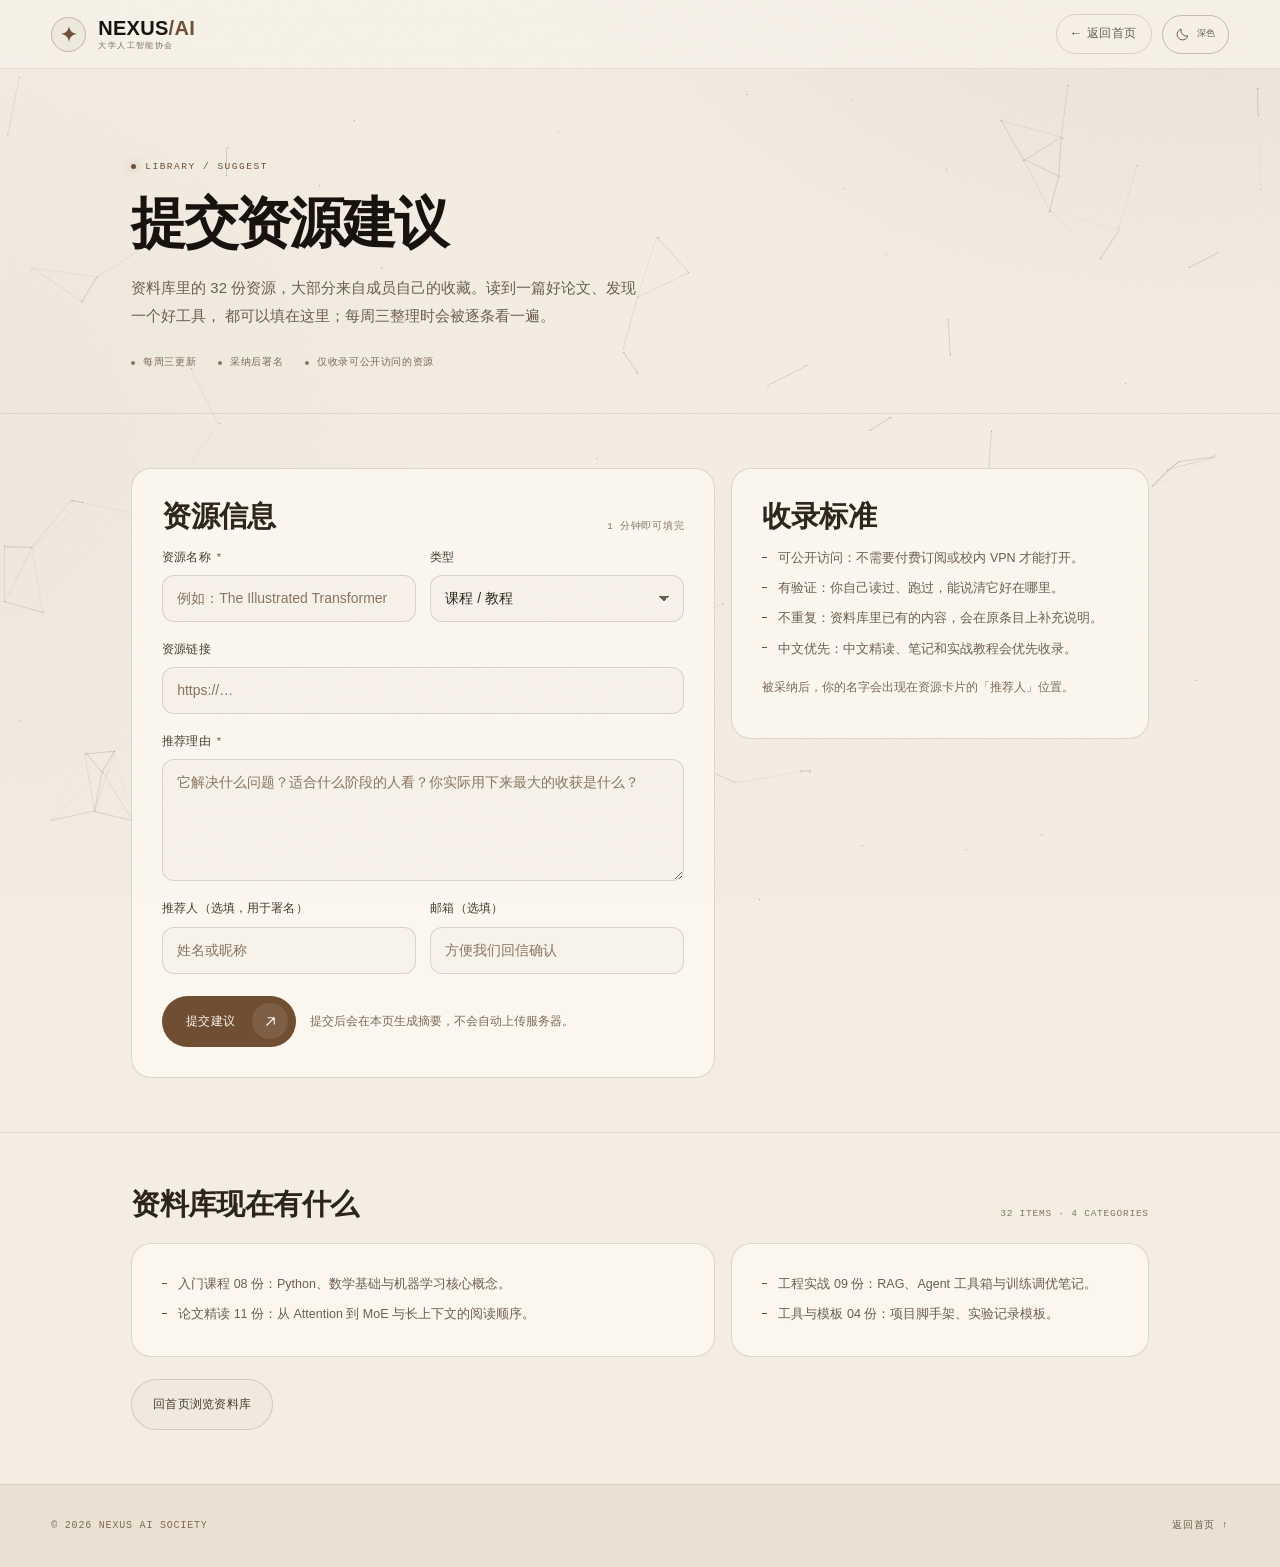
<file: ai--main - test/suggest.html>
<!DOCTYPE html>
<html lang="zh-CN" data-theme="dark">
<head>
  <meta charset="UTF-8">
  <meta name="viewport" content="width=device-width, initial-scale=1.0, viewport-fit=cover">
  <meta name="description" content="向 NEXUS AI 学习资料库提交资源建议：课程、论文、工具与模板，采纳后会署名。">
  <meta name="theme-color" content="#07090e">
  <title>提交资源建议 · NEXUS AI</title>
  <script>
    (() => {
      const key = 'nexus-theme';
      let theme;
      try { theme = localStorage.getItem(key); } catch (error) {}
      if (theme !== 'light' && theme !== 'dark') {
        theme = window.matchMedia('(prefers-color-scheme: light)').matches ? 'light' : 'dark';
      }
      document.documentElement.dataset.theme = theme;
      document.documentElement.style.colorScheme = theme;
      const meta = document.querySelector('meta[name="theme-color"]');
      if (meta) meta.setAttribute('content', theme === 'light' ? '#f3ede2' : '#07090e');
    })();
  </script>
  <link rel="icon" href="data:image/svg+xml,%3Csvg xmlns='http://www.w3.org/2000/svg' viewBox='0 0 64 64'%3E%3Crect width='64' height='64' rx='14' fill='%23080a08'/%3E%3Cpath d='M32 8c1.4 13.7 9.2 21.5 22.9 22.9C41.2 32.3 33.4 40 32 53.8 30.6 40 22.8 32.3 9.1 30.9 22.8 29.5 30.6 21.7 32 8Z' fill='%237fa9ff'/%3E%3C/svg%3E">
  <link rel="stylesheet" href="styles.css">
  <link rel="stylesheet" href="page.css">
</head>
<body class="subpage">
  <div id="particle-stage" class="particle-stage" aria-hidden="true"></div>
  <a class="skip-link" href="#main">跳到主要内容</a>

  <svg class="svg-defs" aria-hidden="true" focusable="false">
    <symbol id="icon-spark" viewBox="0 0 32 32">
      <path d="M16 1.5c.8 8.6 5.9 13.7 14.5 14.5-8.6.8-13.7 5.9-14.5 14.5C15.2 21.9 10.1 16.8 1.5 16 10.1 15.2 15.2 10.1 16 1.5Z" fill="currentColor"/>
    </symbol>
    <symbol id="icon-arrow" viewBox="0 0 24 24">
      <path d="M6 18 18 6M8 6h10v10" fill="none" stroke="currentColor" stroke-width="1.8" stroke-linecap="round" stroke-linejoin="round"/>
    </symbol>
    <symbol id="icon-sun" viewBox="0 0 24 24">
      <circle cx="12" cy="12" r="4" fill="none" stroke="currentColor" stroke-width="1.5"/>
      <path d="M12 2.5v2M12 19.5v2M2.5 12h2M19.5 12h2M5.28 5.28l1.42 1.42M17.3 17.3l1.42 1.42M5.28 18.72l1.42-1.42M17.3 6.7l1.42-1.42" fill="none" stroke="currentColor" stroke-width="1.5" stroke-linecap="round"/>
    </symbol>
    <symbol id="icon-moon" viewBox="0 0 24 24">
      <path d="M20.5 14.2A8.7 8.7 0 0 1 9.8 3.5a8.7 8.7 0 1 0 10.7 10.7Z" fill="none" stroke="currentColor" stroke-width="1.5" stroke-linejoin="round"/>
    </symbol>
  </svg>

  <header class="page-header">
    <div class="page-header-inner">
      <a class="brand" href="index.html" aria-label="NEXUS AI 首页">
        <span class="brand-mark">
          <svg viewBox="0 0 32 32" aria-hidden="true"><use href="#icon-spark"></use></svg>
        </span>
        <span class="brand-copy">
          <span class="brand-name">NEXUS<span>/AI</span></span>
          <span class="brand-sub">大学人工智能协会</span>
        </span>
      </a>
      <div class="page-header-actions">
        <a class="back-link" href="index.html"><span aria-hidden="true">←</span> 返回首页</a>
        <button class="theme-toggle" type="button" data-theme-toggle aria-label="切换浅色或深色模式" title="切换浅色或深色模式">
          <svg class="theme-icon theme-icon--sun" viewBox="0 0 24 24" aria-hidden="true"><use href="#icon-sun"></use></svg>
          <svg class="theme-icon theme-icon--moon" viewBox="0 0 24 24" aria-hidden="true"><use href="#icon-moon"></use></svg>
          <span class="theme-toggle-label" aria-hidden="true">
            <span class="theme-toggle-label--to-light">浅色</span>
            <span class="theme-toggle-label--to-dark">深色</span>
          </span>
        </button>
      </div>
    </div>
  </header>

  <main class="page-main" id="main">
    <section class="page-hero">
      <div class="page-wrap">
        <span class="page-kicker">Library / Suggest</span>
        <h1 class="page-title">提交资源建议</h1>
        <p class="page-lede">
          资料库里的 32 份资源，大部分来自成员自己的收藏。读到一篇好论文、发现一个好工具，
          都可以填在这里；每周三整理时会被逐条看一遍。
        </p>
        <div class="page-meta">
          <span>每周三更新</span>
          <span>采纳后署名</span>
          <span>仅收录可公开访问的资源</span>
        </div>
      </div>
    </section>

    <section class="page-section">
      <div class="page-wrap">
        <div class="detail-grid">
          <div class="card">
            <div class="section-head">
              <h2 class="section-title">资源信息</h2>
              <span class="section-note">1 分钟即可填完</span>
            </div>

            <form class="form" data-form data-success="suggest-success" data-subject="NEXUS AI 资源建议">
              <div class="form-row">
                <div class="field">
                  <label for="suggest-name">资源名称 <span class="req">*</span></label>
                  <input id="suggest-name" name="title" type="text" placeholder="例如：The Illustrated Transformer" required>
                </div>
                <div class="field">
                  <label for="suggest-type">类型</label>
                  <select id="suggest-type" name="type">
                    <option>课程 / 教程</option>
                    <option>论文</option>
                    <option>工具 / 框架</option>
                    <option>模板 / 代码</option>
                    <option>数据集</option>
                    <option>其他</option>
                  </select>
                </div>
              </div>

              <div class="field">
                <label for="suggest-url">资源链接</label>
                <input id="suggest-url" name="url" type="url" inputmode="url" placeholder="https://…">
              </div>

              <div class="field">
                <label for="suggest-reason">推荐理由 <span class="req">*</span></label>
                <textarea id="suggest-reason" name="reason" minlength="10" placeholder="它解决什么问题？适合什么阶段的人看？你实际用下来最大的收获是什么？" required></textarea>
              </div>

              <div class="form-row">
                <div class="field">
                  <label for="suggest-author">推荐人（选填，用于署名）</label>
                  <input id="suggest-author" name="author" type="text" placeholder="姓名或昵称">
                </div>
                <div class="field">
                  <label for="suggest-email">邮箱（选填）</label>
                  <input id="suggest-email" name="email" type="email" autocomplete="email" placeholder="方便我们回信确认">
                </div>
              </div>

              <div class="form-actions">
                <button class="button button-primary" type="submit">
                  <span>提交建议</span>
                  <span class="button-icon">
                    <svg viewBox="0 0 24 24" aria-hidden="true"><use href="#icon-arrow"></use></svg>
                  </span>
                </button>
                <span class="form-hint">提交后会在本页生成摘要，不会自动上传服务器。</span>
              </div>
            </form>

            <div class="success" id="suggest-success" role="status" aria-live="polite">
              <h3>建议摘要已生成</h3>
              <p>纯前端页面不会直接写库。请用下面的按钮把摘要发到 hello@nexusai.club，我们会在每周三整理时查看。</p>
              <div class="success-summary summary-body"></div>
              <div class="success-actions">
                <a class="button button-primary" data-success-mail href="mailto:hello@nexusai.club">
                  <span>用邮件发送</span>
                  <span class="button-icon">
                    <svg viewBox="0 0 24 24" aria-hidden="true"><use href="#icon-arrow"></use></svg>
                  </span>
                </a>
                <a class="button button-ghost" href="index.html#resources">
                  <span>回资料库看看</span>
                </a>
              </div>
            </div>
          </div>

          <aside class="card" aria-label="收录标准">
            <div class="section-head">
              <h2 class="section-title">收录标准</h2>
            </div>
            <ul class="note-list">
              <li>可公开访问：不需要付费订阅或校内 VPN 才能打开。</li>
              <li>有验证：你自己读过、跑过，能说清它好在哪里。</li>
              <li>不重复：资料库里已有的内容，会在原条目上补充说明。</li>
              <li>中文优先：中文精读、笔记和实战教程会优先收录。</li>
            </ul>
            <p class="form-hint spaced-top">被采纳后，你的名字会出现在资源卡片的「推荐人」位置。</p>
          </aside>
        </div>
      </div>
    </section>

    <section class="page-section">
      <div class="page-wrap">
        <div class="section-head">
          <h2 class="section-title">资料库现在有什么</h2>
          <span class="section-note">32 items · 4 categories</span>
        </div>
        <div class="detail-grid">
          <div class="card">
            <ul class="note-list">
              <li>入门课程 08 份：Python、数学基础与机器学习核心概念。</li>
              <li>论文精读 11 份：从 Attention 到 MoE 与长上下文的阅读顺序。</li>
            </ul>
          </div>
          <div class="card">
            <ul class="note-list">
              <li>工程实战 09 份：RAG、Agent 工具箱与训练调优笔记。</li>
              <li>工具与模板 04 份：项目脚手架、实验记录模板。</li>
            </ul>
          </div>
        </div>
        <div class="cta-row">
          <a class="button button-ghost" href="index.html#resources">
            <span>回首页浏览资料库</span>
          </a>
        </div>
      </div>
    </section>
  </main>

  <footer class="page-footer">
    <div class="page-footer-inner">
      <span>© 2026 NEXUS AI SOCIETY</span>
      <a href="index.html">返回首页 ↑</a>
    </div>
  </footer>

  <script src="particle-net.js" defer></script>
  <script src="theme.js" defer></script>
  <script src="particles.js" defer></script>
  <script src="form.js" defer></script>
</body>
</html>
</file>
<file: ai--main - test/styles.css>
/* =========================================================
   NEXUS AI — University AI Society
   Static interface concept / blue editorial system
   Dark + light themes
   ========================================================= */

:root,
[data-theme="dark"] {
  color-scheme: dark;
  --bg: #07090e;
  --bg-soft: #090d14;
  --surface: #0d121b;
  --surface-2: #121924;
  --surface-3: #182130;
  --ink: #eef2f9;
  --ink-strong: #fbfcff;
  --ink-soft: #cbd5e3;
  --muted: #909caf;
  --muted-2: #6f7c8e;
  --faint: #536071;
  --line: rgba(var(--line-rgb), 0.13);
  --line-soft: rgba(var(--line-rgb), 0.075);
  --line-strong: rgba(var(--line-rgb), 0.24);
  --line-rgb: 196, 211, 235;
  --overlay-rgb: 255, 255, 255;
  --accent-rgb: 143, 182, 255;
  --accent: #8fb6ff;
  --accent-bright: #c2d6ff;
  --accent-2: #b0c8ff;
  --accent-soft: rgba(var(--accent-rgb), 0.1);
  --accent-solid: #7fa9ff;
  --accent-solid-hover: #a6c3ff;
  --accent-ink: #07101f;
  --accent-ink-rgb: 7, 16, 31;
  --icon-accent: #8fb6ff;
  --mint: #8ee0d6;
  --mint-rgb: 142, 224, 214;
  --violet: #b7acff;
  --violet-rgb: 183, 172, 255;
  --orange: #ffbf7e;
  --orange-rgb: 255, 191, 126;
  --black: #07101f;
  --deep-bg: #090d14;
  --deep-bg-2: #0d121b;
  --deep-rgb: 9, 13, 20;
  --shadow-rgb: 0, 0, 0;
  --header-bg: rgba(7, 9, 14, 0.86);
  --menu-bg: rgba(12, 16, 23, 0.98);
  --footer-bg: #06090e;
  --panel-bg: #7fa9ff;
  --panel-ink: #07101f;
  --panel-ink-rgb: 7, 16, 31;
  --panel-muted: rgba(7, 16, 31, 0.7);
  --panel-muted-strong: rgba(7, 16, 31, 0.84);
  --panel-faint: rgba(7, 16, 31, 0.5);
  --panel-line: rgba(7, 16, 31, 0.2);
  --panel-button-bg: #07101f;
  --panel-button-ink: #eff5ff;
  --panel-button-hover-bg: #11233c;
  --panel-button-accent-bg: #eff5ff;
  --panel-button-accent-ink: #07101f;
  --glow-a: rgba(127, 169, 255, 0.09);
  --glow-b: rgba(76, 121, 255, 0.035);
  --noise-opacity: 0.028;
  --font-sans: "Noto Sans SC", "Microsoft YaHei UI", "Microsoft YaHei", "PingFang SC", sans-serif;
  --font-latin: "Bahnschrift", "Arial Narrow", var(--font-sans);
  --font-mono: "Consolas", "SFMono-Regular", "Cascadia Mono", monospace;
  --font-serif: Georgia, "Times New Roman", serif;
  --container: 1360px;
  --page-pad: clamp(22px, 4vw, 56px);
  --radius-lg: 28px;
  --radius-md: 20px;
  --radius-sm: 14px;
  --ease: cubic-bezier(0.2, 0.7, 0.2, 1);
}

[data-theme="light"] {
  color-scheme: light;
  --bg: #f3ede2;
  --bg-soft: #eee6d9;
  --surface: #fbf7ef;
  --surface-2: #f3ebde;
  --surface-3: #e8dccb;
  --ink: #2f241a;
  --ink-strong: #16110c;
  --ink-soft: #4b3a2d;
  --muted: #6f5d4d;
  --muted-2: #7e6956;
  --faint: #89745f;
  --line: rgba(var(--line-rgb), 0.18);
  --line-soft: rgba(var(--line-rgb), 0.11);
  --line-strong: rgba(var(--line-rgb), 0.3);
  --line-rgb: 88, 62, 41;
  --overlay-rgb: 88, 62, 41;
  --accent-rgb: 111, 78, 52;
  --accent: #6f4e34;
  --accent-bright: #c29a72;
  --accent-2: #9e7753;
  --accent-soft: rgba(var(--accent-rgb), 0.08);
  --accent-solid: #6f4e33;
  --accent-solid-hover: #583c26;
  --accent-ink: #fbf5ea;
  --accent-ink-rgb: 251, 245, 234;
  --icon-accent: #6f4e34;
  --mint: #7b6d54;
  --mint-rgb: 123, 109, 84;
  --violet: #7d6957;
  --violet-rgb: 125, 105, 87;
  --orange: #9c6037;
  --orange-rgb: 156, 96, 55;
  --black: #19130e;
  --deep-bg: #1b130e;
  --deep-bg-2: #241a12;
  --deep-rgb: 27, 19, 14;
  --shadow-rgb: 68, 45, 27;
  --header-bg: rgba(247, 242, 233, 0.9);
  --menu-bg: rgba(250, 246, 238, 0.98);
  --footer-bg: #eae1d2;
  --panel-bg: #b3855c;
  --panel-ink: #21150e;
  --panel-ink-rgb: 33, 21, 14;
  --panel-muted: rgba(33, 21, 14, 0.72);
  --panel-muted-strong: rgba(33, 21, 14, 0.86);
  --panel-faint: rgba(33, 21, 14, 0.54);
  --panel-line: rgba(33, 21, 14, 0.24);
  --panel-button-bg: #21150e;
  --panel-button-ink: #fbf5ea;
  --panel-button-hover-bg: #322015;
  --panel-button-accent-bg: #f7eddf;
  --panel-button-accent-ink: #21150e;
  --glow-a: rgba(111, 78, 52, 0.085);
  --glow-b: rgba(115, 81, 49, 0.04);
  --noise-opacity: 0.035;
}

*,
*::before,
*::after {
  box-sizing: border-box;
}

html {
  scroll-behavior: smooth;
  scroll-padding-top: 102px;
  -webkit-text-size-adjust: 100%;
}

body {
  min-width: 280px;
  margin: 0;
  overflow-x: clip;
  background:
    radial-gradient(1100px 760px at 94% -8%, var(--glow-a), transparent 62%),
    radial-gradient(900px 760px at -8% 28%, var(--glow-b), transparent 65%),
    var(--bg);
  color: var(--ink);
  font-family: var(--font-sans);
  font-size: 15px;
  line-height: 1.6;
  -webkit-font-smoothing: antialiased;
  text-rendering: optimizeLegibility;
  transition: background-color 0.35s ease, color 0.35s ease;
}

body::before {
  position: fixed;
  z-index: 1000;
  inset: 0;
  pointer-events: none;
  content: "";
  opacity: var(--noise-opacity);
  background-image: url("data:image/svg+xml,%3Csvg viewBox='0 0 180 180' xmlns='http://www.w3.org/2000/svg'%3E%3Cfilter id='n'%3E%3CfeTurbulence type='fractalNoise' baseFrequency='.82' numOctaves='4' stitchTiles='stitch'/%3E%3C/filter%3E%3Crect width='100%25' height='100%25' filter='url(%23n)' opacity='.85'/%3E%3C/svg%3E");
  background-size: 180px 180px;
}

::selection {
  background: var(--accent-solid);
  color: var(--accent-ink);
}

h1,
h2,
h3,
h4,
p {
  margin-top: 0;
}

h1,
h2,
h3,
h4 {
  text-wrap: balance;
}

p {
  text-wrap: pretty;
}

a {
  color: inherit;
  text-decoration: none;
}

button {
  padding: 0;
  border: 0;
  color: inherit;
  background: none;
  font: inherit;
  cursor: pointer;
}

svg {
  display: block;
  width: 1em;
  height: 1em;
}

img {
  display: block;
  max-width: 100%;
}

ul,
ol,
dl,
dd {
  margin: 0;
  padding: 0;
  list-style: none;
}

i,
em {
  font-style: normal;
}

:focus-visible {
  outline: 2px solid var(--accent);
  outline-offset: 4px;
}

.svg-defs {
  position: absolute;
  width: 0;
  height: 0;
  overflow: hidden;
}

.skip-link {
  position: fixed;
  z-index: 2000;
  top: 14px;
  left: 14px;
  padding: 10px 16px;
  border-radius: 8px;
  color: var(--accent-ink);
  background: var(--accent-solid);
  font-size: 13px;
  transform: translateY(-180%);
  transition: transform 0.2s ease;
}

.skip-link:focus {
  transform: translateY(0);
}

.particle-stage {
  position: fixed;
  z-index: 0;
  inset: 0;
  overflow: hidden;
  pointer-events: none;
}

.particle-stage canvas {
  pointer-events: none;
}

main,
.site-footer {
  position: relative;
  z-index: 1;
}

.container {
  position: relative;
  z-index: 1;
  width: 100%;
  max-width: var(--container);
  margin: 0 auto;
  padding-right: var(--page-pad);
  padding-left: var(--page-pad);
}

.micro-label {
  color: var(--muted-2);
  font-family: var(--font-mono);
  font-size: 8.5px;
  font-weight: 400;
  letter-spacing: 0.14em;
  line-height: 1.5;
  text-transform: uppercase;
}

/* =========================================================
   HEADER
   ========================================================= */

.site-header {
  position: sticky;
  z-index: 100;
  top: 0;
  border-bottom: 1px solid var(--line-soft);
  background: var(--header-bg);
  -webkit-backdrop-filter: blur(22px) saturate(130%);
  backdrop-filter: blur(22px) saturate(130%);
  transition: background-color 0.35s ease, border-color 0.35s ease;
}

.header-inner {
  display: flex;
  align-items: center;
  justify-content: space-between;
  width: 100%;
  max-width: var(--container);
  height: 80px;
  margin: 0 auto;
  padding: 0 var(--page-pad);
  gap: 30px;
}

.brand {
  display: inline-flex;
  align-items: center;
  flex: 0 0 auto;
  gap: 12px;
}

.brand-mark {
  display: grid;
  width: 35px;
  height: 35px;
  place-items: center;
  border: 1px solid rgba(var(--accent-rgb), 0.25);
  border-radius: 50%;
  color: var(--icon-accent);
  background: rgba(var(--accent-rgb), 0.045);
  transition: border-color 0.3s ease, background-color 0.3s ease, transform 0.5s var(--ease);
}

.brand-mark svg {
  width: 18px;
  height: 18px;
}

.brand:hover .brand-mark {
  border-color: rgba(var(--accent-rgb), 0.6);
  background: rgba(var(--accent-rgb), 0.09);
  transform: rotate(45deg);
}

.brand-copy {
  display: flex;
  flex-direction: column;
  gap: 4px;
}

.brand-name {
  color: var(--ink-strong);
  font-family: var(--font-latin);
  font-size: 20px;
  font-weight: 600;
  letter-spacing: 0.015em;
  line-height: 1;
}

.brand-name span {
  color: var(--accent);
}

.brand-sub {
  color: var(--muted-2);
  font-size: 8px;
  font-weight: 400;
  letter-spacing: 0.18em;
  line-height: 1;
}

.desktop-nav {
  display: flex;
  align-items: center;
  gap: clamp(18px, 2.4vw, 36px);
}

.desktop-nav a {
  position: relative;
  display: inline-flex;
  align-items: baseline;
  gap: 6px;
  padding: 8px 0;
  color: var(--muted);
  font-size: 12px;
  letter-spacing: 0.01em;
  white-space: nowrap;
  transition: color 0.25s ease;
}

.desktop-nav a span {
  color: var(--faint);
  font-family: var(--font-mono);
  font-size: 7px;
  transition: color 0.25s ease;
}

.desktop-nav a::after {
  position: absolute;
  right: 0;
  bottom: 2px;
  left: 0;
  height: 1px;
  content: "";
  background: var(--accent);
  transform: scaleX(0);
  transform-origin: right;
  transition: transform 0.4s var(--ease);
}

.desktop-nav a:hover {
  color: var(--ink);
}

.desktop-nav a:hover span {
  color: var(--accent);
}

.desktop-nav a:hover::after {
  transform: scaleX(1);
  transform-origin: left;
}

.header-actions {
  display: flex;
  align-items: center;
  gap: 20px;
}

.header-status {
  display: inline-flex;
  align-items: center;
  gap: 7px;
  color: var(--muted);
  font-family: var(--font-mono);
  font-size: 8.5px;
  letter-spacing: 0.06em;
  white-space: nowrap;
}

.header-status i {
  display: block;
  width: 5px;
  height: 5px;
  border-radius: 50%;
  background: var(--accent);
  box-shadow: 0 0 8px rgba(var(--accent-rgb), 0.65);
}

.header-join {
  display: inline-flex;
  align-items: center;
  justify-content: center;
  height: 39px;
  padding: 0 17px;
  border: 1px solid var(--line-strong);
  border-radius: 999px;
  color: var(--ink);
  font-size: 11.5px;
  letter-spacing: 0.03em;
  gap: 11px;
  white-space: nowrap;
  transition: color 0.3s ease, border-color 0.3s ease, background-color 0.3s ease;
}

.header-join svg {
  width: 13px;
  height: 13px;
  transition: transform 0.35s var(--ease);
}

.header-join:hover {
  border-color: var(--accent-solid);
  color: var(--accent-ink);
  background: var(--accent-solid);
}

.header-join:hover svg {
  transform: translate(2px, -2px);
}

.theme-toggle {
  display: inline-flex;
  min-width: 39px;
  height: 39px;
  flex: 0 0 auto;
  align-items: center;
  justify-content: center;
  padding: 0 12px;
  border: 1px solid var(--line-strong);
  border-radius: 999px;
  color: var(--icon-accent);
  background: transparent;
  gap: 7px;
  transition: color 0.3s ease, border-color 0.3s ease, background-color 0.3s ease, transform 0.35s var(--ease);
}

.theme-toggle:hover {
  border-color: var(--icon-accent);
  color: var(--icon-accent);
  background: var(--accent-soft);
  transform: translateY(-1px);
}

.theme-toggle svg {
  width: 15px;
  height: 15px;
  flex: 0 0 auto;
}

.theme-toggle-label {
  color: var(--muted);
  font-family: var(--font-mono);
  font-size: 9px;
  letter-spacing: 0.04em;
  line-height: 1;
  transition: color 0.3s ease;
}

.theme-toggle:hover .theme-toggle-label {
  color: var(--icon-accent);
}

.theme-toggle-label--to-dark {
  display: none;
}

[data-theme="light"] .theme-toggle-label--to-light {
  display: none;
}

[data-theme="light"] .theme-toggle-label--to-dark {
  display: inline;
}

.theme-icon--moon {
  display: none;
}

[data-theme="light"] .theme-icon--sun {
  display: none;
}

[data-theme="light"] .theme-icon--moon {
  display: block;
}

.mobile-menu {
  position: relative;
  display: none;
}

.mobile-menu summary {
  position: relative;
  display: grid;
  width: 41px;
  height: 41px;
  place-items: center;
  border: 1px solid var(--line-strong);
  border-radius: 50%;
  color: var(--ink);
  cursor: pointer;
  list-style: none;
  transition: border-color 0.25s ease, color 0.25s ease;
}

.mobile-menu summary::-webkit-details-marker {
  display: none;
}

.mobile-menu summary::marker {
  content: "";
}

.mobile-menu summary svg {
  width: 17px;
  height: 17px;
  transition: transform 0.25s ease;
}

.mobile-menu[open] summary {
  border-color: var(--icon-accent);
  color: var(--icon-accent);
}

.mobile-menu[open] summary svg {
  display: none;
}

.mobile-menu[open] summary::before,
.mobile-menu[open] summary::after {
  position: absolute;
  top: 50%;
  left: 50%;
  width: 14px;
  height: 1px;
  border-radius: 1px;
  content: "";
  background: currentColor;
}

.mobile-menu[open] summary::before {
  transform: translate(-50%, -50%) rotate(45deg);
}

.mobile-menu[open] summary::after {
  transform: translate(-50%, -50%) rotate(-45deg);
}

.mobile-menu nav {
  position: absolute;
  top: calc(100% + 14px);
  right: 0;
  display: flex;
  flex-direction: column;
  width: 250px;
  padding: 12px;
  border: 1px solid var(--line);
  border-radius: 17px;
  background: var(--menu-bg);
  box-shadow: 0 30px 60px rgba(var(--shadow-rgb), 0.28);
  -webkit-backdrop-filter: blur(20px);
  backdrop-filter: blur(20px);
}

.mobile-menu nav a {
  display: flex;
  align-items: center;
  padding: 13px 12px;
  border-radius: 9px;
  color: var(--ink-soft);
  font-size: 13px;
  gap: 10px;
}

.mobile-menu nav a span {
  color: var(--accent);
  font-family: var(--font-mono);
  font-size: 8px;
}

.mobile-menu nav a:hover {
  color: var(--ink);
  background: rgba(var(--overlay-rgb), 0.04);
}

.mobile-menu nav .mobile-join {
  justify-content: space-between;
  margin-top: 7px;
  color: var(--accent-ink);
  background: var(--accent-solid);
  font-weight: 600;
}

.mobile-menu nav .mobile-join:hover {
  color: var(--accent-ink);
  background: var(--accent-solid-hover);
}

.mobile-menu nav .mobile-join svg {
  width: 15px;
  height: 15px;
}

/* =========================================================
   HERO
   ========================================================= */

.hero {
  position: relative;
  overflow: hidden;
  padding: clamp(54px, 6.4vw, 84px) 0 0;
}

.hero::before {
  position: absolute;
  top: 0;
  right: -9vw;
  width: 74vw;
  height: 74vw;
  max-width: 1120px;
  max-height: 1120px;
  border: 1px solid rgba(var(--accent-rgb), 0.055);
  border-radius: 50%;
  content: "";
  pointer-events: none;
}

.hero-glow {
  position: absolute;
  top: -16%;
  right: -11%;
  width: 800px;
  height: 800px;
  border-radius: 50%;
  background: radial-gradient(circle, rgba(var(--accent-rgb), 0.1) 0%, rgba(var(--accent-rgb), 0.035) 36%, transparent 68%);
  filter: blur(36px);
  pointer-events: none;
}

.hero-inner {
  display: grid;
  grid-template-columns: minmax(0, 1.05fr) minmax(420px, 0.9fr);
  align-items: center;
  gap: clamp(34px, 5.2vw, 82px);
}

.hero-copy {
  position: relative;
  z-index: 2;
  padding-top: 6px;
}

.status-pill {
  display: inline-flex;
  align-items: center;
  width: fit-content;
  min-height: 31px;
  padding: 0 12px 0 10px;
  border: 1px solid var(--line);
  border-radius: 999px;
  color: var(--ink-soft);
  background: rgba(var(--overlay-rgb), 0.025);
  font-size: 10px;
  letter-spacing: 0.03em;
  gap: 8px;
}

.status-dot {
  position: relative;
  display: block;
  width: 6px;
  height: 6px;
  flex: 0 0 auto;
  border-radius: 50%;
  background: var(--accent);
  box-shadow: 0 0 9px rgba(var(--accent-rgb), 0.7);
}

.status-dot::after {
  position: absolute;
  inset: -4px;
  border: 1px solid rgba(var(--accent-rgb), 0.4);
  border-radius: 50%;
  content: "";
  animation: pulseRing 2.8s ease-out infinite;
}

.status-sep {
  width: 1px;
  height: 9px;
  margin: 0 2px;
  background: var(--line-strong);
}

.status-en {
  color: var(--muted-2);
  font-family: var(--font-mono);
  font-size: 8px;
  letter-spacing: 0.05em;
}

.hero-title {
  margin: 27px 0 29px;
  color: var(--ink-strong);
  font-size: clamp(4.05rem, 6.9vw, 7rem);
  font-weight: 750;
  letter-spacing: -0.055em;
  line-height: 0.99;
}

.title-line {
  display: block;
  white-space: nowrap;
}

.title-line + .title-line {
  margin-top: 0.055em;
  padding-left: 0.32em;
}

.title-highlight {
  display: inline-block;
  padding: 0.025em 0.09em 0.075em;
  border-radius: 0.1em;
  color: var(--accent-ink);
  background: var(--accent-solid);
  box-shadow: 0 12px 44px rgba(var(--accent-rgb), 0.14);
  transform: rotate(-1.3deg);
}

.title-dot {
  display: inline-block;
  margin-left: 0.04em;
  color: var(--accent);
}

.hero-lede {
  max-width: 555px;
  margin-bottom: 0;
  color: var(--muted);
  font-size: clamp(13.5px, 1.15vw, 15.5px);
  font-weight: 400;
  letter-spacing: 0.005em;
  line-height: 1.95;
}

.hero-actions {
  display: flex;
  flex-wrap: wrap;
  align-items: center;
  margin-top: 34px;
  gap: 12px;
}

.button {
  display: inline-flex;
  align-items: center;
  justify-content: center;
  min-height: 51px;
  padding: 5px 7px 5px 23px;
  border: 1px solid transparent;
  border-radius: 999px;
  font-size: 12px;
  font-weight: 500;
  letter-spacing: 0.02em;
  gap: 17px;
  white-space: nowrap;
  transition: color 0.3s ease, background-color 0.3s ease, border-color 0.3s ease, transform 0.3s var(--ease);
}

.button-primary {
  color: var(--accent-ink);
  background: var(--accent-solid);
}

.button-primary:hover {
  background: var(--accent-solid-hover);
  transform: translateY(-2px);
}

.button-icon {
  display: grid;
  width: 36px;
  height: 36px;
  place-items: center;
  border-radius: 50%;
  background: rgba(var(--accent-ink-rgb), 0.1);
}

.button-icon svg {
  width: 15px;
  height: 15px;
  transition: transform 0.35s var(--ease);
}

.button-primary:hover .button-icon svg {
  transform: translate(2px, -2px);
}

.button-ghost {
  padding: 0 21px;
  border-color: var(--line);
  color: var(--ink-soft);
  background: rgba(var(--overlay-rgb), 0.018);
}

.button-ghost:hover {
  border-color: var(--line-strong);
  color: var(--ink);
  background: rgba(var(--overlay-rgb), 0.045);
  transform: translateY(-2px);
}

.ghost-arrow {
  width: 15px;
  height: 15px;
  color: var(--muted);
  transition: transform 0.35s var(--ease), color 0.3s ease;
}

.button-ghost:hover .ghost-arrow {
  color: var(--icon-accent);
  transform: translateY(3px);
}

.hero-stats {
  display: flex;
  margin-top: clamp(35px, 4.5vw, 56px);
  padding-top: 22px;
  border-top: 1px solid var(--line);
  gap: clamp(24px, 3.4vw, 45px);
}

.hero-stat {
  min-width: 0;
}

.stat-value {
  display: block;
  margin-bottom: 5px;
  color: var(--ink);
  font-family: var(--font-latin);
  font-size: clamp(23px, 2.2vw, 29px);
  font-weight: 400;
  letter-spacing: -0.035em;
  line-height: 1;
}

.stat-value sup {
  position: relative;
  top: -0.45em;
  margin-left: 1px;
  color: var(--accent);
  font-family: var(--font-sans);
  font-size: 10px;
}

.stat-label {
  display: block;
  color: var(--muted-2);
  font-size: 9.5px;
  letter-spacing: 0.015em;
  line-height: 1.55;
}

/* Hero visual */

.hero-visual {
  position: relative;
  width: 100%;
  max-width: 570px;
  justify-self: end;
  padding: 18px 0 40px;
  animation: heroRise 1.1s 0.2s var(--ease) both;
}

.visual-frame {
  position: relative;
  padding: 17px;
  border: 1px solid var(--line);
  border-radius: var(--radius-lg);
  background:
    linear-gradient(155deg, rgba(var(--overlay-rgb), 0.045), transparent 34%),
    linear-gradient(180deg, var(--deep-bg-2) 0%, var(--deep-bg-2) 55%, var(--deep-bg) 100%);
  box-shadow:
    0 45px 100px rgba(var(--shadow-rgb), 0.48),
    inset 0 1px 0 rgba(var(--overlay-rgb), 0.06);
}

.frame-head {
  display: flex;
  align-items: center;
  justify-content: space-between;
  padding: 1px 3px 14px;
  color: var(--muted-2);
  font-family: var(--font-mono);
  font-size: 8px;
  letter-spacing: 0.11em;
}

.frame-title {
  display: inline-flex;
  align-items: center;
  gap: 8px;
}

.frame-title i {
  display: block;
  width: 4px;
  height: 4px;
  border-radius: 50%;
  background: var(--accent);
  box-shadow: 0 0 7px rgba(var(--accent-rgb), 0.8);
}

.frame-status {
  color: var(--muted-2);
}

.core-field {
  position: relative;
  height: 408px;
  overflow: hidden;
  border: 1px solid rgba(var(--line-rgb), 0.08);
  border-radius: 19px;
  background:
    radial-gradient(circle at 50% 49%, rgba(var(--accent-rgb), 0.095), transparent 46%),
    radial-gradient(circle at 50% 49%, rgba(123, 118, 255, 0.06), transparent 63%),
    var(--deep-bg);
}

.core-field::before {
  position: absolute;
  inset: 0;
  content: "";
  opacity: 0.27;
  background-image: radial-gradient(rgba(var(--line-rgb), 0.4) 0.65px, transparent 0.65px);
  background-size: 22px 22px;
  -webkit-mask-image: radial-gradient(circle at 50% 50%, #000 5%, transparent 73%);
  mask-image: radial-gradient(circle at 50% 50%, #000 5%, transparent 73%);
}

.core-field::after {
  position: absolute;
  top: 50%;
  left: 50%;
  width: 210px;
  height: 210px;
  border-radius: 50%;
  content: "";
  pointer-events: none;
  background: rgba(var(--accent-rgb), 0.13);
  filter: blur(52px);
  transform: translate(-50%, -50%);
}

.axis {
  position: absolute;
  z-index: 0;
  pointer-events: none;
  background: rgba(var(--line-rgb), 0.06);
}

.axis--x {
  top: 50%;
  right: 13%;
  left: 13%;
  height: 1px;
}

.axis--y {
  top: 12%;
  bottom: 12%;
  left: 50%;
  width: 1px;
}

.coordinate {
  position: absolute;
  z-index: 3;
  color: var(--faint);
  font-family: var(--font-mono);
  font-size: 6.5px;
  letter-spacing: 0.1em;
  line-height: 1.75;
}

.coordinate--tl {
  top: 15px;
  left: 16px;
}

.coordinate--br {
  right: 16px;
  bottom: 14px;
  text-align: right;
}

.orbit {
  position: absolute;
  z-index: 1;
  top: 50%;
  left: 50%;
  border-radius: 50%;
  pointer-events: none;
  transform: translate(-50%, -50%);
}

.orbit--outer {
  width: 348px;
  height: 348px;
  border: 1px solid rgba(var(--line-rgb), 0.12);
}

.orbit--dashed {
  width: 284px;
  height: 284px;
  border: 1px dashed rgba(var(--accent-rgb), 0.24);
  animation: orbitSpin 46s linear infinite;
}

.orbit--inner {
  width: 224px;
  height: 224px;
  border: 1px solid rgba(var(--accent-rgb), 0.18);
  box-shadow: inset 0 0 50px rgba(var(--accent-rgb), 0.035);
}

.orbit--outer::before,
.orbit--outer::after {
  position: absolute;
  width: 4px;
  height: 4px;
  border-radius: 50%;
  content: "";
  background: var(--muted);
}

.orbit--outer::before {
  top: 23%;
  left: 3.5%;
}

.orbit--outer::after {
  right: 14%;
  bottom: 8%;
  background: var(--accent);
  box-shadow: 0 0 8px rgba(var(--accent-rgb), 0.6);
}

.orbit-node {
  position: absolute;
  z-index: 2;
  display: block;
  width: 6px;
  height: 6px;
  border: 1px solid var(--accent);
  border-radius: 50%;
  background: #0b0e08;
  box-shadow: 0 0 10px rgba(var(--accent-rgb), 0.22);
}

.orbit-node--one {
  top: 19%;
  left: 34%;
}

.orbit-node--two {
  top: 56%;
  right: 13%;
  width: 4px;
  height: 4px;
  border-color: var(--violet);
  box-shadow: 0 0 9px rgba(var(--violet-rgb), 0.45);
}

.orbit-node--three {
  bottom: 14%;
  left: 29%;
  width: 5px;
  height: 5px;
  border-color: var(--mint);
  box-shadow: 0 0 9px rgba(var(--mint-rgb), 0.35);
}

.orbit-label {
  position: absolute;
  z-index: 4;
  display: inline-flex;
  align-items: center;
  padding: 4px 7px;
  border: 1px solid rgba(var(--line-rgb), 0.1);
  border-radius: 999px;
  color: var(--muted-2);
  background: rgba(var(--deep-rgb), 0.8);
  font-family: var(--font-mono);
  font-size: 6px;
  letter-spacing: 0.08em;
  white-space: nowrap;
  gap: 4px;
  -webkit-backdrop-filter: blur(8px);
  backdrop-filter: blur(8px);
}

.orbit-label::before {
  width: 3px;
  height: 3px;
  border-radius: 50%;
  content: "";
  background: currentColor;
}

.orbit-label--a {
  top: 18%;
  right: 13%;
}

.orbit-label--b {
  top: 47%;
  left: 7%;
}

.orbit-label--c {
  right: 21%;
  bottom: 18%;
}

.core-orb {
  position: absolute;
  z-index: 5;
  top: 50%;
  left: 50%;
  display: flex;
  width: 204px;
  height: 204px;
  align-items: center;
  flex-direction: column;
  justify-content: center;
  overflow: hidden;
  border: 1px solid rgba(var(--accent-rgb), 0.32);
  border-radius: 50%;
  background:
    radial-gradient(circle at 41% 33%, rgba(var(--accent-rgb), 0.19), transparent 31%),
    radial-gradient(circle at 68% 75%, rgba(123, 104, 255, 0.12), transparent 38%),
    radial-gradient(circle at 50% 50%, var(--deep-bg-2) 0%, var(--deep-bg) 56%, var(--deep-bg) 100%);
  box-shadow:
    inset 0 1px 0 rgba(var(--overlay-rgb), 0.15),
    inset 0 -24px 48px rgba(var(--shadow-rgb), 0.48),
    0 0 78px rgba(var(--accent-rgb), 0.16);
  transform: translate(-50%, -50%);
  animation: coreFloat 8s ease-in-out infinite;
}

.core-orb::before {
  position: absolute;
  inset: -1px;
  border-radius: 50%;
  content: "";
  background: conic-gradient(from 205deg, transparent 0 8%, rgba(var(--accent-rgb), 0.9) 18%, transparent 33%, transparent 56%, rgba(var(--violet-rgb), 0.65) 67%, transparent 81%, rgba(var(--mint-rgb), 0.6) 92%, transparent 100%);
  -webkit-mask: radial-gradient(farthest-side, transparent calc(100% - 1.5px), #000 calc(100% - 1px));
  mask: radial-gradient(farthest-side, transparent calc(100% - 1.5px), #000 calc(100% - 1px));
  pointer-events: none;
}

.core-orb::after {
  position: absolute;
  inset: 13px;
  border: 1px solid rgba(var(--line-rgb), 0.075);
  border-radius: 50%;
  content: "";
  box-shadow: inset 0 0 55px rgba(var(--accent-rgb), 0.035);
}

.orb-scan {
  position: absolute;
  z-index: 1;
  top: 20%;
  right: 13%;
  left: 13%;
  height: 1px;
  opacity: 0.65;
  background: linear-gradient(90deg, transparent, rgba(var(--accent-rgb), 0.7), transparent);
  animation: orbScan 3.8s ease-in-out infinite;
}

.orb-mark {
  position: relative;
  z-index: 2;
  display: grid;
  width: 43px;
  height: 43px;
  margin-bottom: 11px;
  place-items: center;
  border: 1px solid rgba(var(--accent-rgb), 0.34);
  border-radius: 50%;
  color: var(--icon-accent);
  background: rgba(var(--accent-rgb), 0.075);
  box-shadow: 0 0 30px rgba(var(--accent-rgb), 0.13);
}

.orb-mark svg {
  width: 22px;
  height: 22px;
}

.orb-caption {
  position: relative;
  z-index: 2;
  color: var(--muted-2);
  font-family: var(--font-mono);
  font-size: 7px;
  letter-spacing: 0.23em;
  line-height: 1.7;
  text-align: center;
}

.core-caption {
  position: absolute;
  z-index: 4;
  right: 50%;
  bottom: 13px;
  display: flex;
  color: var(--faint);
  font-family: var(--font-mono);
  font-size: 6px;
  letter-spacing: 0.1em;
  gap: 10px;
  transform: translateX(50%);
}

.core-caption span + span {
  color: var(--muted-2);
}

.frame-foot {
  display: grid;
  grid-template-columns: 1fr 1fr auto;
  align-items: end;
  padding: 15px 3px 1px;
  gap: 20px;
}

.foot-label {
  display: block;
  margin-bottom: 6px;
  color: var(--muted-2);
  font-family: var(--font-mono);
  font-size: 6.5px;
  letter-spacing: 0.09em;
}

.foot-metric strong {
  display: block;
  color: var(--ink);
  font-family: var(--font-latin);
  font-size: 17px;
  font-weight: 400;
  letter-spacing: -0.02em;
  line-height: 1;
}

.foot-metric strong em {
  margin-left: 4px;
  color: var(--muted-2);
  font-family: var(--font-mono);
  font-size: 6.5px;
  font-style: normal;
  letter-spacing: 0;
}

.foot-spark {
  min-width: 80px;
}

.spark-bars {
  display: flex;
  height: 24px;
  align-items: end;
  margin-bottom: 6px;
  gap: 3px;
}

.spark-bars i {
  width: 4px;
  height: var(--h);
  border-radius: 1px;
  background: rgba(var(--accent-rgb), 0.32);
}

.spark-bars i:nth-child(6),
.spark-bars i:nth-child(8) {
  background: var(--accent);
}

.visual-float {
  position: absolute;
  z-index: 8;
  display: flex;
  min-width: 146px;
  padding: 11px 13px;
  flex-direction: column;
  border: 1px solid var(--line);
  border-radius: 11px;
  background: rgba(var(--deep-rgb), 0.9);
  box-shadow: 0 18px 40px rgba(var(--shadow-rgb), 0.38);
  -webkit-backdrop-filter: blur(14px);
  backdrop-filter: blur(14px);
  gap: 4px;
  animation: floatCard 7s ease-in-out infinite;
}

.visual-float--top {
  top: 63px;
  right: -20px;
}

.visual-float--bottom {
  bottom: 11px;
  left: -23px;
  animation-delay: -3s;
}

.float-kicker {
  color: var(--accent);
  font-family: var(--font-mono);
  font-size: 6px;
  letter-spacing: 0.15em;
}

.float-value {
  color: var(--ink);
  font-family: var(--font-mono);
  font-size: 9px;
  letter-spacing: 0.03em;
}

.float-meta {
  color: var(--muted-2);
  font-family: var(--font-mono);
  font-size: 7px;
  letter-spacing: 0.04em;
}

.visual-star {
  position: absolute;
  top: 2px;
  left: 10px;
  color: var(--icon-accent);
  opacity: 0.75;
}

.visual-star svg {
  width: 19px;
  height: 19px;
  animation: starSpin 18s linear infinite;
}

.hero-bottom {
  display: flex;
  align-items: center;
  justify-content: space-between;
  margin-top: clamp(42px, 5vw, 65px);
  padding-top: 19px;
  padding-bottom: 19px;
  border-top: 1px solid var(--line-soft);
}

.scroll-cue {
  display: inline-flex;
  align-items: center;
  color: var(--muted);
  font-family: var(--font-mono);
  font-size: 8px;
  letter-spacing: 0.1em;
  gap: 10px;
  transition: color 0.25s ease;
}

.scroll-cue:hover {
  color: var(--ink);
}

.scroll-icon {
  display: grid;
  width: 26px;
  height: 26px;
  place-items: center;
  border: 1px solid var(--line);
  border-radius: 50%;
}

.scroll-icon svg {
  width: 11px;
  height: 11px;
}

.hero-coordinate {
  color: var(--faint);
  font-family: var(--font-mono);
  font-size: 7.5px;
  letter-spacing: 0.12em;
}

/* =========================================================
   DISCIPLINE MARQUEE
   ========================================================= */

.discipline-strip {
  position: relative;
  z-index: 2;
  overflow: hidden;
  border-top: 1px solid var(--line-soft);
  border-bottom: 1px solid var(--line-soft);
  background: rgba(var(--overlay-rgb), 0.011);
}

.discipline-strip::before,
.discipline-strip::after {
  position: absolute;
  z-index: 3;
  top: 0;
  bottom: 0;
  width: clamp(42px, 9vw, 130px);
  content: "";
  pointer-events: none;
}

.discipline-strip::before {
  left: 0;
  background: linear-gradient(90deg, var(--bg) 4%, transparent);
}

.discipline-strip::after {
  right: 0;
  background: linear-gradient(270deg, var(--bg) 4%, transparent);
}

.discipline-track {
  display: flex;
  width: max-content;
  animation: marquee 38s linear infinite;
}

.discipline-group {
  display: flex;
  align-items: center;
  padding: 15px 0;
  gap: 34px;
}

.discipline-group span {
  color: var(--muted-2);
  font-family: var(--font-mono);
  font-size: 8px;
  letter-spacing: 0.17em;
  white-space: nowrap;
}

.discipline-group svg {
  width: 9px;
  height: 9px;
  color: var(--icon-accent);
  opacity: 0.7;
}

.discipline-group:first-child {
  padding-right: 34px;
}

.discipline-strip:hover .discipline-track {
  animation-play-state: paused;
}

/* =========================================================
   SECTION COMMON
   ========================================================= */

.section {
  position: relative;
  padding: clamp(78px, 8vw, 118px) 0;
}

.about,
.projects {
  border-bottom: 1px solid var(--line-soft);
}

.projects,
.activities {
  background:
    radial-gradient(800px 500px at 100% 0%, rgba(var(--accent-rgb), 0.028), transparent 60%);
}

.section-top {
  display: flex;
  align-items: center;
  justify-content: space-between;
  margin-bottom: clamp(46px, 5.5vw, 68px);
  padding-top: 15px;
  border-top: 1px solid var(--line);
  gap: 30px;
}

.section-label {
  display: inline-flex;
  align-items: center;
  color: var(--muted);
  font-family: var(--font-mono);
  font-size: 8.5px;
  letter-spacing: 0.13em;
  line-height: 1;
}

.section-index {
  display: inline-grid;
  min-width: 27px;
  height: 20px;
  margin-right: 13px;
  padding: 0 5px;
  place-items: center;
  border: 1px solid rgba(var(--accent-rgb), 0.27);
  border-radius: 999px;
  color: var(--accent);
  font-size: 7.5px;
  letter-spacing: 0.03em;
}

.section-note {
  color: var(--faint);
  font-size: 10px;
  letter-spacing: 0.02em;
  text-align: right;
}

.display-title {
  max-width: 900px;
  margin-bottom: 0;
  color: var(--ink-strong);
  font-size: clamp(2.8rem, 5.1vw, 4.85rem);
  font-weight: 720;
  letter-spacing: -0.055em;
  line-height: 1.14;
}

.accent-word {
  position: relative;
  color: var(--accent);
  white-space: nowrap;
}

.accent-word::after {
  position: absolute;
  right: 0.02em;
  bottom: -0.06em;
  left: 0.02em;
  height: 1px;
  content: "";
  opacity: 0.6;
  background: var(--accent);
}

.section-heading {
  display: grid;
  grid-template-columns: minmax(0, 1.12fr) minmax(280px, 0.64fr);
  align-items: end;
  margin-bottom: clamp(44px, 5vw, 64px);
  gap: clamp(40px, 8vw, 118px);
}

.heading-aside {
  display: flex;
  padding-bottom: 8px;
  flex-direction: column;
  gap: 21px;
}

.heading-aside p {
  max-width: 380px;
  margin: 0 0 0 auto;
  color: var(--muted);
  font-size: 13px;
  line-height: 1.95;
}

.live-dot {
  display: inline-block;
  width: 5px;
  height: 5px;
  margin-right: 7px;
  border-radius: 50%;
  background: var(--accent);
  box-shadow: 0 0 7px rgba(var(--accent-rgb), 0.5);
}

/* =========================================================
   ABOUT
   ========================================================= */

.about {
  overflow: hidden;
}

.about-layout {
  display: grid;
  grid-template-columns: minmax(0, 1.08fr) minmax(370px, 0.82fr);
  align-items: start;
  gap: clamp(48px, 7vw, 104px);
}

.about-copy .display-title {
  max-width: 750px;
}

.about-lead {
  max-width: 650px;
  margin: 34px 0 23px;
  color: var(--ink-soft);
  font-size: clamp(14px, 1.2vw, 16px);
  line-height: 1.9;
}

.about-detail-cols {
  display: grid;
  max-width: 690px;
  grid-template-columns: 1fr 1fr;
  gap: 27px;
}

.about-detail-cols p {
  margin: 0;
  color: var(--muted);
  font-size: 12.5px;
  line-height: 1.9;
}

.about-signature {
  display: flex;
  align-items: center;
  margin-top: 35px;
  padding-top: 15px;
  border-top: 1px solid var(--line);
  color: var(--muted-2);
  font-family: var(--font-mono);
  font-size: 7.5px;
  letter-spacing: 0.06em;
  gap: 11px;
}

.signature-mark {
  color: var(--accent);
  font-family: var(--font-serif);
  font-size: 19px;
  font-style: italic;
  line-height: 1;
}

.society-card {
  position: relative;
  overflow: hidden;
  margin-top: 90px;
  border: 1px solid var(--line);
  border-radius: var(--radius-md);
  background:
    radial-gradient(circle at 100% 0%, rgba(var(--accent-rgb), 0.07), transparent 38%),
    linear-gradient(155deg, rgba(var(--overlay-rgb), 0.035), transparent 40%),
    var(--surface);
  box-shadow: inset 0 1px 0 rgba(var(--overlay-rgb), 0.04);
}

.society-card::before {
  position: absolute;
  top: 72px;
  right: -30px;
  width: 150px;
  height: 150px;
  border: 1px solid rgba(var(--accent-rgb), 0.08);
  border-radius: 50%;
  content: "";
  pointer-events: none;
}

.society-card-head {
  display: flex;
  align-items: center;
  justify-content: space-between;
  padding: 16px 19px;
  border-bottom: 1px solid var(--line-soft);
  color: var(--muted-2);
  font-family: var(--font-mono);
  font-size: 7px;
  letter-spacing: 0.1em;
}

.society-badge {
  padding: 3px 7px;
  border: 1px solid rgba(var(--accent-rgb), 0.22);
  border-radius: 999px;
  color: var(--accent);
  font-size: 6.5px;
  letter-spacing: 0.08em;
}

.society-stats {
  display: grid;
  grid-template-columns: 1fr 1fr;
}

.society-stat {
  display: flex;
  min-height: 101px;
  padding: 20px;
  flex-direction: column;
  justify-content: space-between;
  border-right: 1px solid var(--line-soft);
  border-bottom: 1px solid var(--line-soft);
}

.society-stat:nth-child(2n) {
  border-right: 0;
}

.society-stat:nth-child(n + 3) {
  border-bottom: 0;
}

.society-stat strong {
  color: var(--ink);
  font-family: var(--font-latin);
  font-size: 40px;
  font-weight: 400;
  letter-spacing: -0.055em;
  line-height: 0.9;
}

.society-stat:first-child strong {
  color: var(--accent);
}

.society-stat .stat-unit {
  margin-left: 2px;
  color: var(--ink-soft);
  font-family: var(--font-latin);
  font-size: 18px;
  letter-spacing: 0;
}

.society-stat span:last-child {
  color: var(--muted-2);
  font-family: var(--font-mono);
  font-size: 7px;
  letter-spacing: 0.07em;
  line-height: 1.5;
}

.society-tracks {
  padding: 19px;
  border-bottom: 1px solid var(--line-soft);
}

.track-tags {
  display: flex;
  flex-wrap: wrap;
  margin-top: 12px;
  gap: 6px;
}

.track-tags span {
  padding: 6px 9px;
  border: 1px solid var(--line-soft);
  border-radius: 7px;
  color: var(--ink-soft);
  background: rgba(var(--overlay-rgb), 0.017);
  font-family: var(--font-mono);
  font-size: 7px;
  letter-spacing: 0.03em;
}

.society-foot {
  display: flex;
  align-items: center;
  justify-content: space-between;
  padding: 13px 19px;
  background: rgba(var(--accent-rgb), 0.025);
}

.society-foot svg {
  width: 13px;
  height: 13px;
  color: var(--icon-accent);
  opacity: 0.65;
}

.society-signal {
  display: flex;
  align-items: center;
  color: var(--muted);
  font-family: var(--font-mono);
  font-size: 6.5px;
  letter-spacing: 0.09em;
  gap: 6px;
}

.society-signal i {
  width: 4px;
  height: 4px;
  border-radius: 50%;
  background: var(--accent);
}

.principles {
  display: grid;
  grid-template-columns: repeat(3, 1fr);
  margin-top: clamp(65px, 7vw, 92px);
  border-top: 1px solid var(--line);
}

.principle {
  display: flex;
  padding: 29px 32px 0 0;
  border-right: 1px solid var(--line);
  gap: 18px;
}

.principle:nth-child(2) {
  padding-left: 32px;
}

.principle:nth-child(3) {
  padding-right: 0;
  padding-left: 32px;
  border-right: 0;
}

.principle-num {
  padding-top: 3px;
  color: var(--faint);
  font-family: var(--font-mono);
  font-size: 8px;
  letter-spacing: 0.05em;
}

.principle-body h3 {
  margin: 9px 0 9px;
  color: var(--ink);
  font-size: 20px;
  font-weight: 550;
  letter-spacing: -0.03em;
  line-height: 1.2;
}

.principle-body p {
  max-width: 300px;
  margin: 0;
  color: var(--muted);
  font-size: 12px;
  line-height: 1.9;
}

.principle .micro-label {
  color: var(--accent);
  font-size: 7px;
}

/* =========================================================
   PROJECTS
   ========================================================= */

.project-legend {
  display: flex;
  align-items: center;
  gap: 20px;
  color: var(--muted-2);
  font-family: var(--font-mono);
  font-size: 7.5px;
  letter-spacing: 0.04em;
}

.project-legend span {
  display: inline-flex;
  align-items: center;
  gap: 7px;
}

.legend-dot {
  width: 5px;
  height: 5px;
  border-radius: 50%;
}

.legend-dot--live {
  background: var(--accent);
  box-shadow: 0 0 6px rgba(var(--accent-rgb), 0.45);
}

.legend-dot--done {
  border: 1px solid var(--faint);
}

.project-feature {
  display: grid;
  min-height: 516px;
  grid-template-columns: minmax(0, 1.03fr) minmax(0, 0.97fr);
  overflow: hidden;
  border: 1px solid var(--line);
  border-radius: var(--radius-lg);
  background:
    linear-gradient(120deg, rgba(var(--accent-rgb), 0.05), transparent 33%),
    linear-gradient(160deg, var(--surface-2), var(--surface));
  box-shadow: inset 0 1px 0 rgba(var(--overlay-rgb), 0.035);
}

.feature-content {
  display: flex;
  min-width: 0;
  padding: clamp(25px, 3vw, 38px);
  flex-direction: column;
}

.project-topline {
  display: flex;
  align-items: center;
  justify-content: space-between;
  color: var(--faint);
  font-family: var(--font-mono);
  font-size: 7.5px;
  letter-spacing: 0.1em;
  line-height: 1;
}

.project-status {
  display: inline-flex;
  align-items: center;
  padding: 5px 8px;
  border: 1px solid rgba(var(--accent-rgb), 0.18);
  border-radius: 999px;
  color: var(--accent);
  background: rgba(var(--accent-rgb), 0.05);
  font-family: var(--font-sans);
  font-size: 8.5px;
  letter-spacing: 0.02em;
  gap: 5px;
}

.project-status i {
  width: 4px;
  height: 4px;
  border-radius: 50%;
  background: currentColor;
  box-shadow: 0 0 6px currentColor;
}

.project-status--mint {
  border-color: rgba(var(--mint-rgb), 0.18);
  color: var(--mint);
  background: rgba(var(--mint-rgb), 0.05);
}

.project-status--violet {
  border-color: rgba(var(--violet-rgb), 0.18);
  color: var(--violet);
  background: rgba(var(--violet-rgb), 0.05);
}

.project-status--orange {
  border-color: rgba(var(--orange-rgb), 0.18);
  color: var(--orange);
  background: rgba(var(--orange-rgb), 0.05);
}

.feature-titleblock {
  margin-top: clamp(25px, 3.2vw, 37px);
}

.project-en {
  margin-bottom: 10px;
  color: var(--accent);
  font-family: var(--font-mono);
  font-size: 7.5px;
  letter-spacing: 0.12em;
  line-height: 1.5;
}

.feature-titleblock h3 {
  margin-bottom: 17px;
  color: var(--ink-strong);
  font-family: var(--font-latin);
  font-size: clamp(2.9rem, 4vw, 3.65rem);
  font-weight: 500;
  letter-spacing: -0.04em;
  line-height: 0.9;
}

.feature-titleblock h3 span {
  display: inline-block;
  margin-left: 7px;
  color: var(--ink-soft);
  font-family: var(--font-sans);
  font-size: 0.34em;
  font-weight: 500;
  letter-spacing: -0.03em;
  vertical-align: 0.22em;
}

.project-desc {
  max-width: 490px;
  margin: 0;
  color: var(--muted);
  font-size: 13px;
  line-height: 1.85;
}

.tag-row {
  display: flex;
  flex-wrap: wrap;
  margin-top: 20px;
  gap: 5px;
}

.tag-row span {
  padding: 4px 7px;
  border: 1px solid var(--line-soft);
  border-radius: 4px;
  color: var(--muted-2);
  background: rgba(var(--overlay-rgb), 0.014);
  font-family: var(--font-mono);
  font-size: 6.5px;
  letter-spacing: 0.07em;
  line-height: 1.2;
}

.feature-progress {
  margin-top: auto;
  padding-top: 29px;
}

.progress-head {
  display: flex;
  align-items: baseline;
  justify-content: space-between;
  margin-bottom: 9px;
}

.progress-head span {
  color: var(--muted-2);
  font-size: 9.5px;
  letter-spacing: 0.02em;
}

.progress-head strong {
  color: var(--ink);
  font-family: var(--font-latin);
  font-size: 22px;
  font-weight: 400;
  letter-spacing: -0.035em;
  line-height: 1;
}

.progress-head strong span {
  margin-left: 1px;
  color: var(--muted-2);
  font-family: var(--font-mono);
  font-size: 8px;
}

.progress-track {
  position: relative;
  height: 4px;
  border-radius: 999px;
  background: rgba(var(--line-rgb), 0.09);
}

.progress-track > span {
  position: absolute;
  top: 0;
  bottom: 0;
  left: 0;
  border-radius: inherit;
  background: linear-gradient(90deg, var(--accent-solid), var(--accent-2) 78%, var(--accent-bright));
  box-shadow: 0 0 13px rgba(var(--accent-rgb), 0.2);
}

.progress-track > span::after {
  position: absolute;
  top: 50%;
  right: -2px;
  width: 7px;
  height: 7px;
  border: 1px solid var(--surface);
  border-radius: 50%;
  content: "";
  background: var(--accent);
  box-shadow: 0 0 10px rgba(var(--accent-rgb), 0.65);
  transform: translateY(-50%);
}

.progress-meta {
  display: flex;
  align-items: center;
  justify-content: space-between;
  margin-top: 9px;
  color: var(--faint);
  font-family: var(--font-mono);
  font-size: 6.5px;
  letter-spacing: 0.035em;
}

.feature-foot {
  display: flex;
  align-items: center;
  margin-top: 19px;
  padding-top: 15px;
  border-top: 1px solid var(--line-soft);
  gap: 10px;
}

.avatar-stack {
  display: flex;
  padding-left: 2px;
}

.avatar {
  display: grid;
  width: 26px;
  height: 26px;
  margin-left: -6px;
  place-items: center;
  border: 2px solid var(--surface);
  border-radius: 50%;
  color: var(--accent-ink);
  font-family: var(--font-latin);
  font-size: 8px;
  font-weight: 600;
}

.avatar:first-child {
  margin-left: 0;
}

.avatar--a {
  background: var(--accent-solid);
}

.avatar--b {
  background: var(--mint);
}

.avatar--c {
  background: var(--violet);
}

.avatar--d {
  background: var(--orange);
}

.avatar--more {
  color: var(--ink-soft);
  background: var(--surface-3);
  font-family: var(--font-mono);
  font-size: 6.5px;
}

.team-note {
  color: var(--faint);
  font-family: var(--font-mono);
  font-size: 6.5px;
  letter-spacing: 0.02em;
}

.project-open {
  display: inline-flex;
  align-items: center;
  margin-left: auto;
  color: var(--muted);
  font-family: var(--font-mono);
  font-size: 6.5px;
  letter-spacing: 0.08em;
  gap: 5px;
  white-space: nowrap;
}

.project-open svg {
  width: 10px;
  height: 10px;
  color: var(--icon-accent);
}

/* Project preview art */

.project-preview {
  position: relative;
  display: flex;
  min-width: 0;
  padding: clamp(22px, 3vw, 38px);
  align-items: center;
  overflow: hidden;
  border-left: 1px solid var(--line-soft);
  background:
    radial-gradient(circle at 76% 22%, rgba(var(--accent-rgb), 0.11), transparent 31%),
    radial-gradient(circle at 19% 82%, rgba(var(--mint-rgb), 0.06), transparent 38%),
    var(--deep-bg);
}

.project-preview::before {
  position: absolute;
  top: -80px;
  right: -70px;
  width: 300px;
  height: 300px;
  border: 1px solid rgba(var(--accent-rgb), 0.08);
  border-radius: 50%;
  content: "";
  pointer-events: none;
}

.project-preview::after {
  position: absolute;
  right: -70px;
  bottom: -140px;
  width: 340px;
  height: 340px;
  border: 1px dashed rgba(var(--line-rgb), 0.07);
  border-radius: 50%;
  content: "";
  pointer-events: none;
}

.preview-window {
  position: relative;
  z-index: 2;
  width: 100%;
  overflow: hidden;
  border: 1px solid var(--line);
  border-radius: 15px;
  background: rgba(var(--deep-rgb), 0.96);
  box-shadow: 0 30px 65px rgba(var(--shadow-rgb), 0.38);
  transform: rotate(0.55deg);
  transition: transform 0.6s var(--ease);
}

.project-feature:hover .preview-window {
  transform: rotate(0deg) translateY(-2px);
}

.preview-bar {
  display: flex;
  align-items: center;
  height: 34px;
  padding: 0 12px;
  border-bottom: 1px solid var(--line-soft);
  color: var(--muted-2);
  background: rgba(var(--overlay-rgb), 0.018);
  gap: 10px;
}

.window-dots {
  display: inline-flex;
  align-items: center;
  gap: 3px;
}

.window-dots i {
  display: block;
  width: 4px;
  height: 4px;
  border-radius: 50%;
  background: var(--faint);
}

.window-dots i:first-child {
  background: rgba(var(--accent-rgb), 0.55);
}

.preview-address {
  overflow: hidden;
  font-family: var(--font-mono);
  font-size: 6.5px;
  letter-spacing: 0.03em;
  text-overflow: ellipsis;
  white-space: nowrap;
}

.preview-beta {
  margin-left: auto;
  padding: 2px 5px;
  border: 1px solid rgba(var(--accent-rgb), 0.24);
  border-radius: 3px;
  color: var(--accent);
  font-family: var(--font-mono);
  font-size: 5.5px;
  letter-spacing: 0.06em;
}

.preview-body {
  padding: 15px;
}

.preview-label {
  display: block;
  margin-bottom: 5px;
  color: var(--faint);
  font-family: var(--font-mono);
  font-size: 5.5px;
  letter-spacing: 0.07em;
}

.preview-user {
  width: 80%;
  margin-left: auto;
  padding: 10px 12px;
  border: 1px solid rgba(var(--line-rgb), 0.1);
  border-radius: 10px 3px 10px 10px;
  background: rgba(var(--overlay-rgb), 0.04);
}

.preview-user p {
  margin: 0;
  color: var(--ink-soft);
  font-size: 8.5px;
  line-height: 1.7;
}

.preview-ai {
  display: flex;
  margin-top: 12px;
  gap: 8px;
}

.ai-avatar {
  display: grid;
  width: 22px;
  height: 22px;
  flex: 0 0 auto;
  place-items: center;
  border: 1px solid rgba(var(--accent-rgb), 0.25);
  border-radius: 50%;
  color: var(--icon-accent);
  background: rgba(var(--accent-rgb), 0.07);
}

.ai-avatar svg {
  width: 11px;
  height: 11px;
}

.ai-content {
  min-width: 0;
  padding: 10px 12px;
  border: 1px solid rgba(var(--accent-rgb), 0.12);
  border-radius: 3px 10px 10px;
  background: rgba(var(--accent-rgb), 0.04);
}

.ai-content > p {
  margin: 0;
  color: var(--ink-soft);
  font-size: 8.5px;
  line-height: 1.7;
}

.preview-cards {
  display: grid;
  margin-top: 9px;
  grid-template-columns: repeat(3, 1fr);
  gap: 5px;
}

.preview-cards span {
  display: flex;
  min-width: 0;
  padding: 7px;
  flex-direction: column;
  border: 1px solid var(--line-soft);
  border-radius: 5px;
  color: var(--muted-2);
  font-family: var(--font-mono);
  font-size: 5px;
  letter-spacing: 0.015em;
  line-height: 1.5;
  gap: 4px;
}

.preview-cards strong {
  overflow: hidden;
  color: var(--accent);
  font-family: var(--font-latin);
  font-size: 7px;
  font-weight: 500;
  letter-spacing: 0.03em;
  text-overflow: ellipsis;
  white-space: nowrap;
}

.typing-row {
  display: flex;
  align-items: center;
  margin-top: 9px;
  color: var(--faint);
  font-family: var(--font-mono);
  font-size: 5.5px;
  gap: 3px;
}

.typing-row i {
  width: 3px;
  height: 3px;
  border-radius: 50%;
  background: var(--mint);
  animation: typing 1.4s ease-in-out infinite;
}

.typing-row i:nth-child(2) {
  animation-delay: 0.2s;
}

.typing-row i:nth-child(3) {
  margin-right: 3px;
  animation-delay: 0.4s;
}

.preview-input {
  display: flex;
  align-items: center;
  justify-content: space-between;
  margin-top: 11px;
  padding: 8px 10px;
  border: 1px solid var(--line);
  border-radius: 7px;
  color: var(--faint);
  font-family: var(--font-mono);
  font-size: 6px;
  letter-spacing: 0.01em;
  gap: 10px;
}

.preview-input kbd {
  display: grid;
  width: 17px;
  height: 17px;
  place-items: center;
  border: 1px solid var(--line);
  border-radius: 4px;
  color: var(--muted);
  font-family: var(--font-mono);
  font-size: 7px;
}

.preview-float {
  position: absolute;
  z-index: 4;
  right: 24px;
  bottom: 25px;
  display: flex;
  width: 149px;
  padding: 10px 12px;
  flex-direction: column;
  border: 1px solid rgba(var(--accent-rgb), 0.18);
  border-radius: 9px;
  background: rgba(var(--deep-rgb), 0.94);
  box-shadow: 0 18px 36px rgba(var(--shadow-rgb), 0.35);
  -webkit-backdrop-filter: blur(12px);
  backdrop-filter: blur(12px);
  gap: 3px;
}

.preview-float-label {
  color: var(--muted-2);
  font-family: var(--font-mono);
  font-size: 5.5px;
  letter-spacing: 0.08em;
}

.preview-float strong {
  color: var(--ink);
  font-family: var(--font-latin);
  font-size: 13px;
  font-weight: 400;
  letter-spacing: -0.015em;
}

.mini-progress {
  display: block;
  height: 2px;
  margin-top: 3px;
  border-radius: 999px;
  background: rgba(var(--line-rgb), 0.09);
}

.mini-progress i {
  display: block;
  height: 100%;
  border-radius: inherit;
  background: var(--accent);
}

/* Other project cards */

.project-grid {
  display: grid;
  margin-top: 20px;
  grid-template-columns: repeat(3, minmax(0, 1fr));
  gap: 20px;
}

.project-card {
  position: relative;
  display: flex;
  min-height: 355px;
  padding: 25px;
  flex-direction: column;
  overflow: hidden;
  border: 1px solid var(--line);
  border-radius: var(--radius-md);
  background:
    linear-gradient(150deg, rgba(var(--overlay-rgb), 0.032), transparent 37%),
    var(--surface);
  transition: border-color 0.4s ease, transform 0.4s var(--ease), background-color 0.4s ease;
}

.project-card::after {
  position: absolute;
  right: -52px;
  bottom: -78px;
  width: 180px;
  height: 180px;
  border: 1px solid rgba(var(--line-rgb), 0.055);
  border-radius: 50%;
  content: "";
  pointer-events: none;
  transition: border-color 0.4s ease, transform 0.6s var(--ease);
}

.project-card:hover {
  border-color: rgba(var(--accent-rgb), 0.26);
  transform: translateY(-4px);
}

.project-card:hover::after {
  border-color: rgba(var(--accent-rgb), 0.13);
  transform: scale(1.1);
}

.card-titleblock {
  margin-top: 27px;
}

.card-titleblock h3 {
  margin: 0 0 14px;
  color: var(--ink);
  font-family: var(--font-latin);
  font-size: 29px;
  font-weight: 500;
  letter-spacing: -0.04em;
  line-height: 0.95;
}

.card-titleblock h3 span {
  display: block;
  margin-top: 7px;
  color: var(--ink-soft);
  font-family: var(--font-sans);
  font-size: 12px;
  font-weight: 500;
  letter-spacing: 0;
}

.card-titleblock .project-en {
  margin-bottom: 9px;
}

.card-middle {
  margin-top: auto;
  padding-top: 25px;
}

.progress-compact {
  margin-top: 22px;
}

.progress-compact .progress-head {
  margin-bottom: 6px;
}

.progress-compact .progress-head span {
  font-family: var(--font-mono);
  font-size: 7px;
  letter-spacing: 0.03em;
}

.progress-compact .progress-head strong {
  font-size: 13px;
  letter-spacing: -0.015em;
}

.progress-compact .progress-track {
  height: 3px;
}

.progress-compact .progress-track > span::after {
  width: 5px;
  height: 5px;
}

.card-foot {
  display: flex;
  align-items: center;
  justify-content: space-between;
  margin-top: 17px;
  padding-top: 13px;
  border-top: 1px solid var(--line-soft);
  color: var(--faint);
  font-family: var(--font-mono);
  font-size: 6.5px;
  letter-spacing: 0.03em;
}

.card-foot span:first-child {
  color: var(--muted-2);
}

.project-footer-note {
  display: flex;
  align-items: center;
  justify-content: space-between;
  margin-top: 17px;
  color: var(--faint);
  font-family: var(--font-mono);
  font-size: 6.5px;
  letter-spacing: 0.045em;
}

.project-footer-note span {
  display: inline-flex;
  align-items: center;
}

/* =========================================================
   ACTIVITIES
   ========================================================= */

.activities {
  overflow: hidden;
  border-bottom: 1px solid var(--line-soft);
}

.event-count {
  display: inline-flex;
  width: fit-content;
  margin-left: auto;
  align-items: center;
  color: var(--muted-2);
  font-family: var(--font-mono);
  font-size: 7.5px;
  letter-spacing: 0.03em;
}

.event-count i {
  width: 5px;
  height: 5px;
  margin-right: 7px;
  border-radius: 50%;
  background: var(--accent);
  box-shadow: 0 0 7px rgba(var(--accent-rgb), 0.5);
}

.activity-layout {
  display: grid;
  grid-template-columns: minmax(0, 1.63fr) minmax(315px, 0.87fr);
  align-items: stretch;
  gap: 20px;
}

.featured-event {
  display: grid;
  min-width: 0;
  grid-template-columns: minmax(0, 1.2fr) minmax(250px, 0.8fr);
  overflow: hidden;
  border-radius: var(--radius-lg);
  color: var(--panel-ink);
  background: var(--panel-bg);
  transition: background-color 0.35s ease, color 0.35s ease;
}

.event-content {
  display: flex;
  min-width: 0;
  padding: clamp(25px, 3vw, 38px);
  flex-direction: column;
}

.event-topline {
  display: flex;
  align-items: center;
  justify-content: space-between;
  color: var(--panel-muted);
  font-family: var(--font-mono);
  font-size: 7.5px;
  letter-spacing: 0.08em;
  line-height: 1;
}

.event-type {
  font-weight: 600;
}

.event-no {
  color: var(--panel-faint);
}

.event-content h3 {
  margin: 24px 0 16px;
  color: var(--panel-ink);
  font-size: clamp(2rem, 2.9vw, 2.65rem);
  font-weight: 700;
  letter-spacing: -0.045em;
  line-height: 1.18;
}

.event-desc {
  max-width: 500px;
  margin: 0;
  color: var(--panel-muted);
  font-size: 12.5px;
  line-height: 1.85;
}

.event-facts {
  display: grid;
  margin-top: auto;
  padding-top: 26px;
  grid-template-columns: 1fr 1fr;
  gap: 19px 24px;
}

.event-fact {
  padding-top: 10px;
  border-top: 1px solid var(--panel-line);
}

.event-fact span {
  display: block;
  margin-bottom: 5px;
  color: var(--panel-faint);
  font-family: var(--font-mono);
  font-size: 6.5px;
  letter-spacing: 0.11em;
}

.event-fact strong {
  display: block;
  margin-bottom: 2px;
  color: var(--panel-ink);
  font-size: 13.5px;
  font-weight: 600;
  line-height: 1.4;
}

.event-fact small {
  display: block;
  color: var(--panel-muted);
  font-family: var(--font-mono);
  font-size: 7.5px;
  letter-spacing: 0.01em;
  line-height: 1.5;
}

.event-action-row {
  display: flex;
  align-items: center;
  margin-top: 23px;
  padding-top: 18px;
  border-top: 1px solid var(--panel-line);
  gap: 16px;
}

.event-button {
  display: inline-flex;
  align-items: center;
  min-height: 45px;
  padding: 5px 6px 5px 18px;
  border-radius: 999px;
  color: var(--panel-button-ink);
  background: var(--panel-button-bg);
  font-size: 10.5px;
  font-weight: 500;
  letter-spacing: 0.015em;
  gap: 14px;
  transition: background-color 0.3s ease, color 0.3s ease, transform 0.3s var(--ease);
}

.event-button span {
  display: grid;
  width: 33px;
  height: 33px;
  place-items: center;
  border-radius: 50%;
  color: var(--panel-button-accent-ink);
  background: var(--panel-button-accent-bg);
}

.event-button svg {
  width: 13px;
  height: 13px;
}

.event-button:hover {
  color: var(--panel-button-ink);
  background: var(--panel-button-hover-bg);
  transform: translateY(-1px);
}

.event-note {
  color: var(--panel-faint);
  font-family: var(--font-mono);
  font-size: 6.5px;
  letter-spacing: 0.035em;
}

.event-poster {
  position: relative;
  display: flex;
  min-width: 0;
  margin: 13px;
  padding: 17px;
  flex-direction: column;
  overflow: hidden;
  border-radius: 18px;
  background:
    radial-gradient(circle at 53% 43%, rgba(var(--accent-rgb), 0.11), transparent 37%),
    radial-gradient(circle at 20% 80%, rgba(var(--mint-rgb), 0.05), transparent 40%),
    var(--deep-bg);
  color: var(--accent);
}

.event-poster::before {
  position: absolute;
  inset: 0;
  content: "";
  pointer-events: none;
  opacity: 0.24;
  background-image: radial-gradient(rgba(var(--line-rgb), 0.35) 0.6px, transparent 0.6px);
  background-size: 17px 17px;
  -webkit-mask-image: radial-gradient(circle at 50% 40%, #000 5%, transparent 72%);
  mask-image: radial-gradient(circle at 50% 40%, #000 5%, transparent 72%);
}

.poster-head {
  position: relative;
  z-index: 4;
  display: flex;
  align-items: center;
  justify-content: space-between;
  color: var(--muted-2);
  font-family: var(--font-mono);
  font-size: 6px;
  letter-spacing: 0.1em;
}

.poster-orbit {
  position: absolute;
  z-index: 2;
  top: 27%;
  left: 50%;
  width: 220px;
  height: 220px;
  transform: translateX(-50%);
}

.poster-ring {
  position: absolute;
  top: 50%;
  left: 50%;
  border-radius: 50%;
  transform: translate(-50%, -50%);
}

.poster-ring--one {
  width: 220px;
  height: 220px;
  border: 1px solid rgba(var(--accent-rgb), 0.14);
}

.poster-ring--two {
  width: 153px;
  height: 153px;
  border: 1px dashed rgba(var(--accent-rgb), 0.27);
  animation: orbitSpin 38s linear infinite;
}

.poster-ring--three {
  width: 84px;
  height: 84px;
  border: 1px solid rgba(var(--accent-rgb), 0.32);
  box-shadow: 0 0 40px rgba(var(--accent-rgb), 0.07);
}

.poster-core {
  position: absolute;
  top: 50%;
  left: 50%;
  display: grid;
  width: 37px;
  height: 37px;
  place-items: center;
  border: 1px solid rgba(var(--accent-rgb), 0.28);
  border-radius: 50%;
  background: rgba(var(--accent-rgb), 0.06);
  color: var(--icon-accent);
  transform: translate(-50%, -50%);
}

.poster-core svg {
  width: 16px;
  height: 16px;
}

.poster-cross {
  position: absolute;
  color: var(--faint);
  font-family: var(--font-mono);
  font-size: 12px;
}

.poster-cross--one {
  top: 16%;
  right: 2%;
}

.poster-cross--two {
  bottom: 13%;
  left: 4%;
}

.poster-date {
  position: relative;
  z-index: 4;
  display: flex;
  max-width: 180px;
  align-items: flex-end;
  margin-top: auto;
  color: var(--accent);
  gap: 6px;
}

.poster-date span {
  padding-bottom: 12px;
  font-family: var(--font-mono);
  font-size: 8px;
  letter-spacing: 0.12em;
}

.poster-date strong {
  font-family: var(--font-latin);
  font-size: clamp(70px, 7.2vw, 92px);
  font-weight: 400;
  letter-spacing: -0.075em;
  line-height: 0.72;
}

.poster-caption {
  position: absolute;
  z-index: 4;
  top: 44%;
  right: 18px;
  margin: 0;
  color: rgba(var(--accent-rgb), 0.88);
  font-family: var(--font-mono);
  font-size: 7px;
  letter-spacing: 0.17em;
  line-height: 1.9;
  text-align: right;
  transform: translateY(-50%);
}

.poster-foot {
  position: relative;
  z-index: 4;
  display: flex;
  align-items: center;
  justify-content: space-between;
  margin-top: 22px;
  padding-top: 12px;
  border-top: 1px solid rgba(var(--accent-rgb), 0.15);
  color: var(--faint);
  font-family: var(--font-mono);
  font-size: 5.5px;
  letter-spacing: 0.05em;
}

.poster-foot span:last-child {
  color: var(--accent);
}

/* Event side list */

.event-side {
  display: flex;
  min-width: 0;
  padding: 24px 25px;
  flex-direction: column;
  border: 1px solid var(--line);
  border-radius: var(--radius-lg);
  background:
    linear-gradient(150deg, rgba(var(--overlay-rgb), 0.027), transparent 38%),
    var(--surface);
}

.side-heading {
  display: flex;
  align-items: flex-end;
  justify-content: space-between;
  padding-bottom: 16px;
  border-bottom: 1px solid var(--line);
}

.side-heading h3 {
  margin: 0;
  color: var(--ink);
  font-size: 19px;
  font-weight: 550;
  letter-spacing: -0.035em;
  line-height: 1.2;
}

.side-heading > span {
  color: var(--faint);
  font-family: var(--font-mono);
  font-size: 7px;
  letter-spacing: 0.1em;
}

.mini-event {
  display: grid;
  grid-template-columns: 52px minmax(0, 1fr) 14px;
  align-items: start;
  padding: 19px 0;
  border-bottom: 1px solid var(--line-soft);
  gap: 12px;
  transition: border-color 0.25s ease;
}

.mini-event:hover {
  border-color: rgba(var(--accent-rgb), 0.24);
}

.mini-date {
  display: flex;
  flex-direction: column;
  gap: 3px;
}

.mini-date strong {
  color: var(--ink);
  font-family: var(--font-latin);
  font-size: 30px;
  font-weight: 400;
  letter-spacing: -0.055em;
  line-height: 0.9;
}

.mini-date span {
  color: var(--faint);
  font-family: var(--font-mono);
  font-size: 5.5px;
  letter-spacing: 0.035em;
  white-space: nowrap;
}

.mini-type {
  display: inline-block;
  margin-bottom: 5px;
  color: var(--accent);
  font-family: var(--font-mono);
  font-size: 5.5px;
  letter-spacing: 0.08em;
  line-height: 1.3;
}

.mini-type--mint {
  color: var(--mint);
}

.mini-type--violet {
  color: var(--violet);
}

.mini-type--orange {
  color: var(--orange);
}

.mini-info h4 {
  margin: 0 0 5px;
  color: var(--ink-soft);
  font-size: 13.5px;
  font-weight: 500;
  letter-spacing: -0.015em;
  line-height: 1.5;
  transition: color 0.25s ease;
}

.mini-event:hover .mini-info h4 {
  color: var(--ink);
}

.mini-info p {
  margin: 0;
  color: var(--faint);
  font-family: var(--font-mono);
  font-size: 7.5px;
  letter-spacing: 0.015em;
  line-height: 1.55;
}

.mini-arrow {
  padding-top: 1px;
  color: var(--faint);
  font-family: var(--font-mono);
  font-size: 11px;
  line-height: 1;
  transition: color 0.25s ease, transform 0.25s ease;
}

.mini-event:hover .mini-arrow {
  color: var(--icon-accent);
  transform: translate(2px, -2px);
}

.calendar-button {
  display: flex;
  align-items: center;
  width: 100%;
  min-height: 43px;
  margin-top: auto;
  padding: 0 14px;
  border: 1px solid var(--line);
  border-radius: 999px;
  color: var(--muted);
  font-size: 9.5px;
  text-align: left;
  gap: 12px;
  transition: color 0.25s ease, border-color 0.25s ease;
}

.calendar-button:hover {
  border-color: var(--line-strong);
  color: var(--ink);
}

.calendar-line {
  height: 1px;
  flex: 1;
  background: var(--line);
  transition: background-color 0.25s ease;
}

.calendar-button:hover .calendar-line {
  background: rgba(var(--accent-rgb), 0.32);
}

.calendar-button svg {
  width: 12px;
  height: 12px;
  color: var(--icon-accent);
}

/* Notice board */

.notice-board {
  display: grid;
  grid-template-columns: 230px minmax(0, 1fr);
  margin-top: 20px;
  padding: 23px 26px;
  border: 1px solid var(--line);
  border-radius: var(--radius-md);
  background: var(--surface);
  gap: 35px;
}

.notice-head h3 {
  margin: 7px 0 0;
  color: var(--ink);
  font-size: 18px;
  font-weight: 550;
  letter-spacing: -0.035em;
  line-height: 1.2;
}

.notice-list {
  min-width: 0;
}

.notice-row {
  display: grid;
  min-width: 0;
  grid-template-columns: 46px 72px minmax(0, 1fr) 20px;
  align-items: center;
  padding: 9px 0;
  border-top: 1px solid var(--line-soft);
  gap: 11px;
  transition: padding-left 0.3s var(--ease);
}

.notice-row:first-child {
  border-top: 0;
}

.notice-row:hover {
  padding-left: 5px;
}

.notice-date {
  color: var(--muted-2);
  font-family: var(--font-mono);
  font-size: 7px;
  letter-spacing: 0.04em;
}

.notice-tag {
  width: fit-content;
  padding: 3px 5px;
  border: 1px solid var(--line-soft);
  border-radius: 3px;
  color: var(--faint);
  font-family: var(--font-mono);
  font-size: 5.5px;
  letter-spacing: 0.05em;
  line-height: 1.2;
}

.notice-row p {
  overflow: hidden;
  margin: 0;
  color: var(--muted);
  font-size: 11px;
  line-height: 1.5;
  text-overflow: ellipsis;
  white-space: nowrap;
  transition: color 0.25s ease;
}

.notice-row:hover p {
  color: var(--ink-soft);
}

.notice-arrow {
  color: var(--faint);
  font-family: var(--font-mono);
  font-size: 10px;
  text-align: right;
  transition: color 0.25s ease;
}

.notice-row:hover .notice-arrow {
  color: var(--icon-accent);
}

/* =========================================================
   RESOURCES
   ========================================================= */

.resources {
  overflow: hidden;
}

.resource-note {
  display: inline-flex;
  width: fit-content;
  margin-left: auto;
  align-items: center;
  color: var(--muted-2);
  font-family: var(--font-mono);
  font-size: 7px;
  letter-spacing: 0.025em;
}

.resource-note i {
  width: 5px;
  height: 5px;
  margin-right: 7px;
  border-radius: 50%;
  background: var(--mint);
  box-shadow: 0 0 7px rgba(var(--mint-rgb), 0.45);
}

.resource-layout {
  display: grid;
  grid-template-columns: 235px minmax(0, 1fr);
  align-items: start;
  gap: clamp(28px, 4vw, 48px);
}

.resource-sidebar {
  min-width: 0;
}

.resource-index-head {
  display: flex;
  align-items: center;
  justify-content: space-between;
  padding-bottom: 12px;
  border-bottom: 1px solid var(--line);
}

.resource-index-head > span:last-child {
  color: var(--faint);
  font-family: var(--font-mono);
  font-size: 6.5px;
  letter-spacing: 0.04em;
}

.resource-categories {
  display: flex;
  flex-direction: column;
}

.resource-category {
  position: relative;
  display: flex;
  align-items: center;
  justify-content: space-between;
  padding: 12px 0;
  border-bottom: 1px solid var(--line-soft);
  color: var(--muted);
  font-size: 12px;
  line-height: 1.4;
  transition: color 0.25s ease, padding-left 0.3s var(--ease);
}

.resource-category span:last-child {
  color: var(--faint);
  font-family: var(--font-mono);
  font-size: 7px;
  letter-spacing: 0.03em;
}

.resource-category:hover {
  color: var(--ink-soft);
}

.resource-category.is-active {
  padding-left: 13px;
  color: var(--ink);
}

.resource-category.is-active::before {
  position: absolute;
  top: 50%;
  left: 0;
  width: 4px;
  height: 4px;
  border-radius: 50%;
  content: "";
  background: var(--accent);
  box-shadow: 0 0 7px rgba(var(--accent-rgb), 0.6);
  transform: translateY(-50%);
}

.resource-category.is-active span:last-child {
  color: var(--accent);
}

.learning-path {
  margin-top: 25px;
  padding: 20px;
  border: 1px solid var(--line);
  border-radius: 17px;
  background:
    radial-gradient(circle at 95% 0%, rgba(var(--violet-rgb), 0.08), transparent 45%),
    var(--surface);
}

.learning-path h4 {
  margin: 9px 0 13px;
  color: var(--ink);
  font-size: 16px;
  font-weight: 550;
  letter-spacing: -0.03em;
  line-height: 1.4;
}

.learning-path ol {
  display: flex;
  flex-direction: column;
}

.learning-path li {
  display: grid;
  grid-template-columns: 18px minmax(0, 1fr) auto;
  align-items: center;
  padding: 10px 0;
  border-top: 1px solid var(--line-soft);
  gap: 7px;
}

.learning-path li > span {
  color: var(--accent);
  font-family: var(--font-mono);
  font-size: 6.5px;
}

.learning-path li p {
  margin: 0;
  color: var(--ink-soft);
  font-size: 10.5px;
  line-height: 1.5;
}

.learning-path li em {
  color: var(--faint);
  font-family: var(--font-mono);
  font-size: 5.5px;
  line-height: 1.4;
  white-space: nowrap;
}

.path-button {
  display: flex;
  align-items: center;
  justify-content: space-between;
  width: 100%;
  margin-top: 10px;
  padding-top: 12px;
  border-top: 1px solid var(--line-soft);
  color: var(--muted);
  font-size: 8.5px;
  text-align: left;
  transition: color 0.25s ease;
}

.path-button:hover {
  color: var(--ink);
}

.path-button svg {
  width: 12px;
  height: 12px;
  color: var(--icon-accent);
}

.resource-main {
  min-width: 0;
}

.resource-feature {
  position: relative;
  display: grid;
  grid-template-columns: minmax(0, 1.04fr) minmax(0, 0.96fr);
  min-height: 374px;
  overflow: hidden;
  border: 1px solid var(--line);
  border-radius: var(--radius-lg);
  background:
    radial-gradient(circle at 10% 5%, rgba(var(--violet-rgb), 0.09), transparent 38%),
    radial-gradient(circle at 90% 100%, rgba(var(--accent-rgb), 0.05), transparent 40%),
    linear-gradient(155deg, rgba(var(--overlay-rgb), 0.03), transparent 38%),
    var(--surface);
}

.resource-feature-copy {
  display: flex;
  min-width: 0;
  padding: clamp(25px, 3.2vw, 37px);
  flex-direction: column;
}

.resource-feature-top {
  display: flex;
  align-items: center;
  justify-content: space-between;
  padding-bottom: 16px;
  border-bottom: 1px solid var(--line-soft);
  color: var(--muted-2);
  font-family: var(--font-mono);
  font-size: 7px;
  letter-spacing: 0.08em;
}

.resource-kind {
  color: var(--violet);
}

.resource-read {
  color: var(--faint);
}

.resource-feature h3 {
  margin: 28px 0 16px;
  color: var(--ink-strong);
  font-size: clamp(2.15rem, 3.1vw, 2.8rem);
  font-weight: 620;
  letter-spacing: -0.045em;
  line-height: 1.17;
}

.resource-feature p {
  max-width: 410px;
  margin: 0;
  color: var(--muted);
  font-size: 12px;
  line-height: 1.85;
}

.resource-feature-foot {
  display: flex;
  align-items: center;
  justify-content: space-between;
  margin-top: auto;
  padding-top: 25px;
  gap: 15px;
}

.resource-tags {
  display: flex;
  flex-wrap: wrap;
  gap: 5px;
}

.resource-tags span {
  padding: 4px 7px;
  border: 1px solid var(--line-soft);
  border-radius: 4px;
  color: var(--muted-2);
  font-family: var(--font-mono);
  font-size: 5.5px;
  letter-spacing: 0.06em;
  line-height: 1.2;
}

.resource-tags span:first-child {
  border-color: rgba(var(--accent-rgb), 0.18);
  color: var(--accent);
}

.resource-updated {
  color: var(--faint);
  font-family: var(--font-mono);
  font-size: 6px;
  letter-spacing: 0.02em;
  white-space: nowrap;
}

.resource-code {
  position: relative;
  display: flex;
  min-width: 0;
  margin: 13px;
  flex-direction: column;
  overflow: hidden;
  border: 1px solid var(--line);
  border-radius: 16px;
  background: var(--deep-bg);
}

.resource-code::before {
  position: absolute;
  top: -100px;
  left: -80px;
  width: 250px;
  height: 250px;
  border-radius: 50%;
  content: "";
  background: rgba(var(--mint-rgb), 0.07);
  filter: blur(35px);
  pointer-events: none;
}

.code-head {
  position: relative;
  z-index: 2;
  display: flex;
  align-items: center;
  height: 34px;
  padding: 0 12px;
  border-bottom: 1px solid var(--line-soft);
  color: var(--muted-2);
  font-family: var(--font-mono);
  font-size: 6px;
  gap: 9px;
}

.code-head > span:nth-child(2) {
  overflow: hidden;
  text-overflow: ellipsis;
  white-space: nowrap;
}

.code-live {
  margin-left: auto;
  color: var(--mint);
  font-size: 5.5px;
  letter-spacing: 0.04em;
  white-space: nowrap;
}

.resource-code pre {
  position: relative;
  z-index: 2;
  overflow: hidden;
  margin: 21px 17px;
  color: var(--ink-soft);
  font-family: var(--font-mono);
  font-size: clamp(7.5px, 0.72vw, 9.6px);
  line-height: 1.85;
  tab-size: 2;
}

.resource-code code {
  font-family: inherit;
}

.code-muted {
  color: var(--faint);
}

.code-violet {
  color: var(--violet);
}

.code-acid {
  color: var(--accent);
}

.code-mint {
  color: var(--mint);
}

.code-footer {
  position: relative;
  z-index: 2;
  display: flex;
  align-items: center;
  justify-content: space-between;
  margin-top: auto;
  padding: 10px 13px;
  border-top: 1px solid var(--line-soft);
  color: var(--faint);
  font-family: var(--font-mono);
  font-size: 5.5px;
  letter-spacing: 0.035em;
}

.code-footer span:first-child {
  display: flex;
  align-items: center;
  color: var(--muted-2);
  gap: 5px;
}

.code-footer i {
  width: 4px;
  height: 4px;
  border-radius: 50%;
  background: var(--mint);
}

.code-sticker {
  position: absolute;
  z-index: 3;
  right: 18px;
  bottom: 41px;
  display: grid;
  width: 43px;
  height: 43px;
  place-items: center;
  border: 1px solid rgba(var(--accent-rgb), 0.4);
  border-radius: 50%;
  color: var(--accent-ink);
  background: var(--accent-solid);
  font-family: var(--font-mono);
  font-size: 6px;
  letter-spacing: 0.05em;
  line-height: 1.5;
  text-align: center;
  transform: rotate(-9deg);
}

.resource-list {
  margin-top: 15px;
  border-top: 1px solid var(--line);
}

.resource-row {
  display: grid;
  grid-template-columns: 48px minmax(0, 1fr) 81px 25px;
  align-items: center;
  padding: 17px 4px;
  border-bottom: 1px solid var(--line-soft);
  gap: 17px;
  transition: padding-left 0.35s var(--ease);
}

.resource-row:hover {
  padding-left: 10px;
}

.resource-icon {
  display: grid;
  width: 41px;
  height: 41px;
  place-items: center;
  border: 1px solid var(--line);
  border-radius: 9px;
  color: var(--muted-2);
  font-family: var(--font-mono);
  font-size: 6.5px;
  letter-spacing: 0.04em;
}

.resource-icon--pdf {
  border-color: rgba(var(--orange-rgb), 0.18);
  color: var(--orange);
  background: rgba(var(--orange-rgb), 0.035);
}

.resource-icon--note {
  border-color: rgba(var(--mint-rgb), 0.16);
  color: var(--mint);
  background: rgba(var(--mint-rgb), 0.03);
}

.resource-icon--lab {
  border-color: rgba(var(--accent-rgb), 0.18);
  color: var(--accent);
  background: rgba(var(--accent-rgb), 0.03);
}

.resource-icon--video {
  border-color: rgba(var(--violet-rgb), 0.17);
  color: var(--violet);
  background: rgba(var(--violet-rgb), 0.03);
}

.resource-copy {
  min-width: 0;
}

.resource-cat {
  display: block;
  margin-bottom: 3px;
  color: var(--faint);
  font-family: var(--font-mono);
  font-size: 6.5px;
  letter-spacing: 0.05em;
  line-height: 1.4;
}

.resource-copy h4 {
  overflow: hidden;
  margin: 0 0 3px;
  color: var(--ink-soft);
  font-size: 14px;
  font-weight: 500;
  letter-spacing: -0.012em;
  line-height: 1.45;
  text-overflow: ellipsis;
  white-space: nowrap;
  transition: color 0.25s ease;
}

.resource-row:hover .resource-copy h4 {
  color: var(--ink);
}

.resource-copy p {
  overflow: hidden;
  margin: 0;
  color: var(--faint);
  font-size: 9.5px;
  line-height: 1.5;
  text-overflow: ellipsis;
  white-space: nowrap;
}

.resource-size {
  color: var(--faint);
  font-family: var(--font-mono);
  font-size: 7.5px;
  letter-spacing: 0.02em;
  text-align: right;
  white-space: nowrap;
}

.resource-arrow {
  color: var(--faint);
  font-family: var(--font-mono);
  font-size: 13px;
  line-height: 1;
  text-align: right;
  transition: color 0.25s ease, transform 0.25s ease;
}

.resource-row:hover .resource-arrow {
  color: var(--icon-accent);
  transform: translate(2px, -2px);
}

.resource-bottom {
  display: flex;
  align-items: center;
  justify-content: space-between;
  margin-top: 16px;
  gap: 20px;
}

.resource-bottom > span {
  color: var(--faint);
  font-size: 8.5px;
}

.resource-bottom button,
.resource-bottom a {
  display: inline-flex;
  align-items: center;
  color: var(--muted);
  font-size: 8.5px;
  letter-spacing: 0.01em;
  gap: 8px;
  transition: color 0.25s ease;
}

.resource-bottom button:hover,
.resource-bottom a:hover {
  color: var(--ink);
}

.resource-bottom svg {
  width: 11px;
  height: 11px;
  color: var(--icon-accent);
}

/* =========================================================
   JOIN
   ========================================================= */

.join {
  position: relative;
  overflow: hidden;
  padding: clamp(85px, 11vw, 155px) 0 clamp(62px, 7vw, 95px);
  border-top: 1px solid var(--line);
  background:
    radial-gradient(circle at 78% 44%, rgba(var(--accent-rgb), 0.08), transparent 28%);
}

.join::before {
  position: absolute;
  top: 50%;
  right: 3%;
  width: 560px;
  height: 560px;
  border: 1px solid rgba(var(--accent-rgb), 0.08);
  border-radius: 50%;
  content: "";
  pointer-events: none;
  transform: translateY(-50%);
}

.join::after {
  position: absolute;
  top: 18%;
  right: 18%;
  width: 7px;
  height: 7px;
  border-radius: 50%;
  content: "";
  background: var(--accent);
  box-shadow: 0 0 18px rgba(var(--accent-rgb), 0.5);
  pointer-events: none;
}

.join-glow {
  position: absolute;
  top: 50%;
  right: -90px;
  width: 560px;
  height: 560px;
  border-radius: 50%;
  background: radial-gradient(circle, rgba(var(--accent-rgb), 0.09), transparent 65%);
  filter: blur(32px);
  pointer-events: none;
  transform: translateY(-50%);
}

.join-panel {
  position: relative;
  z-index: 1;
}

.join-topline {
  display: flex;
  align-items: center;
  justify-content: space-between;
  padding-top: 15px;
  border-top: 1px solid var(--line);
  color: var(--muted);
  font-family: var(--font-mono);
  font-size: 8px;
  letter-spacing: 0.11em;
}

.join-open {
  display: flex;
  align-items: center;
  color: var(--accent);
  gap: 7px;
}

.join-open i {
  width: 5px;
  height: 5px;
  border-radius: 50%;
  background: var(--accent);
  box-shadow: 0 0 8px rgba(var(--accent-rgb), 0.55);
}

.join-main {
  display: grid;
  grid-template-columns: minmax(0, 1fr) auto;
  align-items: center;
  margin-top: clamp(45px, 6vw, 70px);
  gap: clamp(38px, 7vw, 100px);
}

.join-eyebrow {
  margin-bottom: 19px;
  color: var(--muted-2);
  font-family: var(--font-mono);
  font-size: 7.5px;
  letter-spacing: 0.16em;
}

.join-heading-block h2 {
  margin-bottom: 0;
  color: var(--ink-strong);
  font-size: clamp(3.9rem, 8.1vw, 8.2rem);
  font-weight: 730;
  letter-spacing: -0.075em;
  line-height: 0.98;
}

.outline-text {
  color: transparent;
  -webkit-text-stroke: 1.2px var(--accent);
}

@supports not (-webkit-text-stroke: 1px #000) {
  .outline-text {
    color: var(--accent);
  }
}

.join-period {
  color: var(--accent);
}

.join-desc {
  max-width: 415px;
  margin: 29px 0 0;
  color: var(--muted);
  font-size: 12.5px;
  line-height: 1.9;
}

.join-action-block {
  display: flex;
  min-width: 205px;
  align-items: center;
  flex-direction: column;
}

.join-disc {
  position: relative;
  display: flex;
  width: clamp(160px, 14.2vw, 194px);
  height: clamp(160px, 14.2vw, 194px);
  align-items: center;
  flex-direction: column;
  justify-content: center;
  border-radius: 50%;
  color: var(--accent-ink);
  background: var(--accent-solid);
  box-shadow: 0 0 60px rgba(var(--accent-rgb), 0.12);
  transition: color 0.35s ease, background-color 0.35s ease, transform 0.5s var(--ease), box-shadow 0.4s ease;
}

.disc-cn {
  margin-bottom: 8px;
  color: rgba(var(--accent-ink-rgb), 0.64);
  font-family: var(--font-mono);
  font-size: 8px;
  letter-spacing: 0.12em;
}

.disc-label {
  font-family: var(--font-latin);
  font-size: 22px;
  font-weight: 500;
  letter-spacing: 0.02em;
  line-height: 0.95;
  text-align: center;
}

.disc-arrow {
  display: grid;
  width: 41px;
  height: 41px;
  margin-top: 12px;
  place-items: center;
  border: 1px solid rgba(var(--accent-ink-rgb), 0.25);
  border-radius: 50%;
  transition: border-color 0.35s ease, background-color 0.35s ease, transform 0.4s var(--ease);
}

.disc-arrow svg {
  width: 17px;
  height: 17px;
}

.disc-ring {
  position: absolute;
  inset: -13px;
  border: 1px dashed rgba(var(--accent-rgb), 0.38);
  border-radius: 50%;
  pointer-events: none;
  transition: transform 0.5s var(--ease);
}

.join-disc:hover {
  color: var(--accent-ink);
  background: var(--accent-solid-hover);
  box-shadow: 0 0 70px rgba(var(--accent-rgb), 0.2);
  transform: scale(1.02);
}

.join-disc:hover .disc-arrow {
  border-color: rgba(var(--accent-ink-rgb), 0.4);
  background: rgba(var(--accent-ink-rgb), 0.06);
  transform: rotate(45deg);
}

.join-disc:hover .disc-ring {
  transform: rotate(30deg) scale(1.03);
}

.join-deadline {
  display: flex;
  align-items: center;
  margin-top: 27px;
  flex-direction: column;
  color: var(--faint);
  font-family: var(--font-mono);
  font-size: 6.5px;
  letter-spacing: 0.04em;
  line-height: 1.6;
  text-align: center;
  gap: 2px;
}

.join-deadline strong {
  color: var(--ink-soft);
  font-family: var(--font-mono);
  font-size: 8px;
  font-weight: 400;
  letter-spacing: 0.06em;
}

.join-bottom {
  display: flex;
  align-items: center;
  justify-content: space-between;
  margin-top: clamp(54px, 7vw, 88px);
  padding-top: 21px;
  border-top: 1px solid var(--line);
  gap: 25px;
}

.join-tags {
  display: flex;
  flex-wrap: wrap;
  align-items: center;
  gap: 8px 20px;
}

.join-tags span {
  display: inline-flex;
  align-items: center;
  color: var(--muted);
  font-family: var(--font-mono);
  font-size: 7px;
  letter-spacing: 0.025em;
  line-height: 1.5;
}

.join-tags span::before {
  width: 3px;
  height: 3px;
  margin-right: 8px;
  border-radius: 50%;
  content: "";
  background: var(--accent);
}

.join-cta-note {
  display: flex;
  align-items: center;
  color: var(--muted-2);
  font-size: 9px;
  letter-spacing: 0.02em;
  gap: 10px;
  white-space: nowrap;
}

.join-cta-note svg {
  width: 12px;
  height: 12px;
  color: var(--icon-accent);
}

/* =========================================================
   FOOTER
   ========================================================= */

.site-footer {
  padding: clamp(54px, 6vw, 76px) 0 25px;
  border-top: 1px solid var(--line-soft);
  background: var(--footer-bg);
}

.footer-main {
  display: grid;
  grid-template-columns: 1.55fr 0.65fr 1fr 0.8fr;
  gap: 45px;
}

.footer-brand .brand {
  margin-bottom: 22px;
}

.footer-brand p {
  max-width: 260px;
  margin: 0 0 22px;
  color: var(--muted);
  font-size: 11px;
  line-height: 1.9;
}

.footer-est {
  color: var(--faint);
  font-family: var(--font-mono);
  font-size: 6.5px;
  letter-spacing: 0.1em;
}

.footer-col {
  display: flex;
  flex-direction: column;
  align-items: flex-start;
  gap: 12px;
}

.footer-col-title {
  margin-bottom: 7px;
  color: var(--ink-soft);
  font-family: var(--font-mono);
  font-size: 7px;
  letter-spacing: 0.12em;
}

.footer-col a,
.footer-col > span {
  color: var(--muted);
  font-size: 11px;
  line-height: 1.5;
  transition: color 0.25s ease;
}

.footer-col a:hover {
  color: var(--ink);
}

.footer-email {
  color: var(--accent) !important;
  font-family: var(--font-mono);
  font-size: 9px !important;
  letter-spacing: 0.015em;
}

.social-row {
  display: inline-flex;
  align-items: center;
  gap: 5px;
}

.social-row i {
  color: var(--faint);
  font-family: var(--font-mono);
  font-size: 8px;
  transition: color 0.25s ease;
}

.social-row:hover i {
  color: var(--icon-accent);
}

.footer-rule {
  height: 1px;
  margin: 44px 0 19px;
  background: var(--line-soft);
}

.footer-bottom {
  display: flex;
  align-items: center;
  justify-content: space-between;
  color: var(--faint);
  font-family: var(--font-mono);
  font-size: 6.5px;
  letter-spacing: 0.045em;
  gap: 22px;
}

.footer-motto {
  color: var(--faint);
  letter-spacing: 0.11em;
}

.back-top {
  display: inline-flex;
  align-items: center;
  color: var(--muted-2);
  gap: 7px;
  transition: color 0.25s ease;
}

.back-top span {
  display: grid;
  width: 20px;
  height: 20px;
  place-items: center;
  border: 1px solid var(--line);
  border-radius: 50%;
  color: var(--muted);
  font-size: 8px;
  transition: border-color 0.25s ease, color 0.25s ease;
}

.back-top:hover {
  color: var(--ink);
}

.back-top:hover span {
  border-color: var(--icon-accent);
  color: var(--icon-accent);
}

/* =========================================================
   MOTION
   ========================================================= */

@keyframes pulseRing {
  0% {
    opacity: 0.8;
    transform: scale(0.6);
  }
  70%,
  100% {
    opacity: 0;
    transform: scale(1.7);
  }
}

@keyframes heroRise {
  from {
    opacity: 0;
    transform: translateY(22px);
  }
  to {
    opacity: 1;
    transform: translateY(0);
  }
}

@keyframes floatCard {
  0%,
  100% {
    transform: translateY(0);
  }
  50% {
    transform: translateY(-6px);
  }
}

@keyframes coreFloat {
  0%,
  100% {
    transform: translate(-50%, -50%);
  }
  50% {
    transform: translate(-50%, calc(-50% - 5px));
  }
}

@keyframes orbScan {
  0% {
    top: 22%;
    opacity: 0;
  }
  18% {
    opacity: 0.65;
  }
  82% {
    opacity: 0.55;
  }
  100% {
    top: 78%;
    opacity: 0;
  }
}

@keyframes orbitSpin {
  from {
    transform: translate(-50%, -50%) rotate(0deg);
  }
  to {
    transform: translate(-50%, -50%) rotate(360deg);
  }
}

@keyframes starSpin {
  from {
    transform: rotate(0);
  }
  to {
    transform: rotate(360deg);
  }
}

@keyframes typing {
  0%,
  100% {
    opacity: 0.25;
    transform: translateY(0);
  }
  50% {
    opacity: 1;
    transform: translateY(-2px);
  }
}

@keyframes marquee {
  from {
    transform: translateX(0);
  }
  to {
    transform: translateX(-50%);
  }
}

.hero-copy > * {
  animation: heroRise 0.85s var(--ease) both;
}

.hero-copy > :nth-child(1) {
  animation-delay: 0.04s;
}

.hero-copy > :nth-child(2) {
  animation-delay: 0.12s;
}

.hero-copy > :nth-child(3) {
  animation-delay: 0.2s;
}

.hero-copy > :nth-child(4) {
  animation-delay: 0.28s;
}

.hero-copy > :nth-child(5) {
  animation-delay: 0.36s;
}

/* =========================================================
   RESPONSIVE
   ========================================================= */

@media (max-width: 1240px) {
  .header-status {
    display: none;
  }

  .hero-inner {
    grid-template-columns: minmax(0, 1.06fr) minmax(380px, 0.94fr);
    gap: 38px;
  }

  .hero-title {
    font-size: clamp(3.8rem, 6.9vw, 6rem);
  }

  .visual-float--top {
    right: -10px;
  }

  .visual-float--bottom {
    left: -10px;
  }

  .activity-layout {
    grid-template-columns: minmax(0, 1.5fr) minmax(300px, 0.86fr);
  }

  .featured-event {
    grid-template-columns: minmax(0, 1.16fr) minmax(230px, 0.84fr);
  }

  .event-content {
    padding: 30px;
  }

  .event-content h3 {
    font-size: clamp(1.9rem, 2.7vw, 2.35rem);
  }

  .event-side {
    padding: 22px;
  }

  .event-note {
    display: none;
  }

  .resource-feature {
    min-height: 390px;
  }
}

@media (max-width: 1100px) {
  .desktop-nav {
    gap: 20px;
  }

  .desktop-nav a {
    font-size: 11px;
  }

  .about-layout {
    grid-template-columns: minmax(0, 1.06fr) minmax(330px, 0.84fr);
    gap: 42px;
  }

  .about-detail-cols {
    gap: 20px;
  }

  .society-card {
    margin-top: 75px;
  }

  .activity-layout {
    grid-template-columns: minmax(0, 1fr);
  }

  .event-side {
    display: grid;
    grid-template-columns: repeat(3, minmax(0, 1fr));
    padding: 0;
    column-gap: 0;
    border: 0;
    background: transparent;
    gap: 0 20px;
  }

  .side-heading {
    grid-column: 1 / -1;
    padding: 0 0 16px;
  }

  .mini-event {
    display: block;
    padding: 16px 0;
    border: 1px solid var(--line);
    border-radius: 14px;
    background: var(--surface);
  }

  .mini-event .mini-date {
    display: flex;
    align-items: baseline;
    padding: 0 16px;
    flex-direction: row;
    gap: 7px;
  }

  .mini-date strong {
    font-size: 25px;
  }

  .mini-date span {
    font-size: 5.5px;
  }

  .mini-info {
    padding: 12px 16px 0;
    border-top: 1px solid var(--line-soft);
    margin-top: 12px;
  }

  .mini-arrow {
    display: none;
  }

  .event-side .calendar-button {
    grid-column: 1 / -1;
    margin-top: 4px;
  }

  .notice-board {
    grid-template-columns: 195px minmax(0, 1fr);
    gap: 25px;
  }

  .resource-layout {
    grid-template-columns: 210px minmax(0, 1fr);
    gap: 28px;
  }

  .join-main {
    gap: 40px;
  }

  .footer-main {
    grid-template-columns: 1.4fr 0.7fr 1fr 0.8fr;
    gap: 30px;
  }
}

@media (max-width: 1024px) {
  .header-inner {
    height: 72px;
  }

  .desktop-nav {
    display: none;
  }

  .mobile-menu {
    display: block;
  }

  .hero {
    padding-top: 60px;
  }

  .hero-inner {
    grid-template-columns: 1fr;
    gap: 20px;
  }

  .hero-copy {
    max-width: 760px;
  }

  .hero-title {
    font-size: clamp(4.2rem, 10.2vw, 6.8rem);
  }

  .hero-lede {
    max-width: 600px;
  }

  .hero-visual {
    width: 100%;
    max-width: 600px;
    justify-self: center;
    margin-top: 20px;
    padding-bottom: 46px;
  }

  .hero-bottom {
    margin-top: 16px;
  }

  .visual-float--top {
    right: 8px;
  }

  .visual-float--bottom {
    bottom: 15px;
    left: 8px;
  }

  .section-heading {
    grid-template-columns: minmax(0, 1.2fr) minmax(245px, 0.58fr);
    gap: 40px;
  }

  .heading-aside p {
    font-size: 11.5px;
  }

  .about-layout {
    grid-template-columns: 1fr;
    gap: 43px;
  }

  .about-copy {
    max-width: 790px;
  }

  .society-card {
    max-width: 620px;
    margin-top: 0;
  }

  .principles {
    margin-top: 60px;
  }

  .project-feature {
    grid-template-columns: minmax(0, 1fr);
  }

  .project-preview {
    min-height: 360px;
    margin: 0 18px 18px;
    border-top: 1px solid var(--line-soft);
    border-left: 0;
    border-radius: 0 0 18px 18px;
  }

  .preview-window {
    max-width: 520px;
    margin: 0 auto;
  }

  .project-grid {
    gap: 15px;
  }

  .project-card {
    padding: 21px;
  }

  .card-titleblock h3 {
    font-size: 26px;
  }

  .resource-layout {
    grid-template-columns: 1fr;
  }

  .resource-sidebar {
    display: grid;
    grid-template-columns: minmax(0, 0.8fr) minmax(0, 1fr);
    align-items: start;
    gap: 26px;
  }

  .resource-index-head {
    grid-column: 1 / -1;
  }

  .resource-categories {
    border-top: 1px solid var(--line-soft);
  }

  .resource-category {
    padding: 9px 0;
  }

  .learning-path {
    margin-top: 0;
  }

  .resource-feature {
    min-height: 370px;
  }

  .join-main {
    grid-template-columns: minmax(0, 1fr) auto;
  }

  .join-action-block {
    min-width: 170px;
  }

  .footer-main {
    grid-template-columns: 1.4fr 0.7fr 1fr;
  }

  .footer-col:last-child {
    grid-column: 2 / -1;
  }
}

@media (max-width: 860px) {
  .section {
    padding-top: 82px;
    padding-bottom: 82px;
  }

  .section-heading {
    grid-template-columns: 1fr;
    gap: 24px;
  }

  .heading-aside {
    max-width: 520px;
    gap: 17px;
  }

  .heading-aside p {
    margin-left: 0;
  }

  .event-count,
  .resource-note {
    margin-left: 0;
  }

  .project-grid {
    grid-template-columns: minmax(0, 1fr);
  }

  .project-card {
    min-height: 0;
  }

  .card-middle {
    margin-top: 0;
  }

  .card-titleblock {
    margin-bottom: 25px;
  }

  .project-card .card-middle {
    padding-top: 5px;
  }

  .project-card {
    min-height: 310px;
  }

  .event-side {
    grid-template-columns: minmax(0, 1fr);
  }

  .mini-event {
    display: grid;
    grid-template-columns: 55px minmax(0, 1fr);
    padding: 15px;
  }

  .mini-event .mini-date {
    display: flex;
    padding: 0;
    flex-direction: column;
    gap: 3px;
  }

  .mini-info {
    padding: 0 0 0 14px;
    border-top: 0;
    border-left: 1px solid var(--line-soft);
  }

  .event-side .calendar-button {
    margin-top: 4px;
  }

  .notice-board {
    grid-template-columns: 1fr;
    gap: 17px;
  }

  .notice-head {
    display: flex;
    align-items: baseline;
    justify-content: space-between;
  }

  .notice-head h3 {
    margin: 0;
  }

  .resource-feature {
    grid-template-columns: 1fr;
  }

  .resource-code {
    min-height: 330px;
  }

  .resource-feature h3 br {
    display: none;
  }

  .resource-sidebar {
    grid-template-columns: 1fr;
    gap: 22px;
  }

  .resource-index-head {
    grid-column: auto;
  }

  .learning-path {
    max-width: 430px;
  }

  .join-main {
    grid-template-columns: 1fr;
    align-items: start;
    gap: 38px;
  }

  .join-action-block {
    flex-direction: row;
    align-items: center;
    gap: 30px;
  }

  .join-disc {
    width: 154px;
    height: 154px;
    flex: 0 0 auto;
  }

  .join-deadline {
    align-items: flex-start;
    margin-top: 0;
    text-align: left;
  }

  .join-bottom {
    flex-wrap: wrap;
    gap: 18px;
  }

  .join-cta-note {
    margin-left: auto;
  }

  .join-heading-block h2 {
    font-size: clamp(3.9rem, 10.8vw, 6.8rem);
  }

  .footer-main {
    grid-template-columns: 1fr 1fr;
    gap: 35px;
  }

  .footer-brand {
    grid-column: 1 / -1;
  }

  .footer-col:last-child {
    grid-column: auto;
  }
}

@media (max-width: 700px) {
  :root {
    --page-pad: 20px;
  }

  html {
    scroll-padding-top: 78px;
  }

  .header-inner {
    height: 64px;
    gap: 12px;
  }

  .brand {
    gap: 9px;
  }

  .brand-mark {
    width: 31px;
    height: 31px;
  }

  .brand-mark svg {
    width: 16px;
    height: 16px;
  }

  .brand-name {
    font-size: 17px;
  }

  .brand-sub {
    font-size: 7px;
    letter-spacing: 0.13em;
  }

  .header-actions {
    gap: 10px;
  }

  .header-join {
    height: 36px;
    padding: 0 13px;
    font-size: 10px;
    gap: 7px;
  }

  .header-join svg {
    width: 11px;
    height: 11px;
  }

  .theme-toggle {
    width: 36px;
    min-width: 36px;
    height: 36px;
    padding: 0;
    border-radius: 50%;
  }

  .theme-toggle-label {
    display: none;
  }

  .theme-toggle svg {
    width: 15px;
    height: 15px;
  }

  .mobile-menu summary {
    width: 36px;
    height: 36px;
  }

  .mobile-menu summary svg {
    width: 15px;
    height: 15px;
  }

  .mobile-menu nav {
    position: fixed;
    top: 76px;
    right: 16px;
    left: 16px;
    width: auto;
  }

  .hero {
    padding-top: 42px;
  }

  .hero-title {
    margin-top: 22px;
    margin-bottom: 23px;
    font-size: clamp(3.15rem, 13.8vw, 5.1rem);
    letter-spacing: -0.06em;
    line-height: 1.02;
  }

  .title-line + .title-line {
    margin-top: 0.04em;
    padding-left: 0.12em;
  }

  .title-highlight {
    border-radius: 0.075em;
    padding-right: 0.075em;
    padding-left: 0.075em;
  }

  .status-pill {
    min-height: 28px;
    padding-right: 10px;
    font-size: 9px;
    gap: 6px;
  }

  .status-en,
  .status-sep {
    display: none;
  }

  .hero-lede {
    font-size: 13px;
    line-height: 1.9;
  }

  .hero-actions {
    margin-top: 27px;
    flex-direction: column;
    align-items: stretch;
    gap: 9px;
  }

  .button {
    min-height: 49px;
    justify-content: space-between;
    width: 100%;
    padding-left: 20px;
    font-size: 11.5px;
  }

  .button-primary {
    padding-right: 6px;
  }

  .button-ghost {
    justify-content: center;
  }

  .hero-stats {
    display: grid;
    grid-template-columns: repeat(3, minmax(0, 1fr));
    margin-top: 32px;
    padding-top: 18px;
    gap: 12px;
  }

  .stat-value {
    font-size: 23px;
  }

  .stat-label {
    font-size: 8px;
    line-height: 1.5;
  }

  .hero-visual {
    margin-top: 8px;
    padding: 9px 0 13px;
  }

  .visual-frame {
    padding: 10px;
    border-radius: 23px;
  }

  .frame-head {
    padding: 1px 3px 10px;
    font-size: 7px;
  }

  .core-field {
    height: 338px;
    border-radius: 16px;
  }

  .orbit--outer {
    width: 300px;
    height: 300px;
  }

  .orbit--dashed {
    width: 244px;
    height: 244px;
  }

  .orbit--inner {
    width: 192px;
    height: 192px;
  }

  .core-orb {
    width: 172px;
    height: 172px;
  }

  .core-orb::after {
    inset: 10px;
  }

  .orbit-label {
    font-size: 5.5px;
    padding: 3px 6px;
  }

  .orbit-label--a {
    top: 12%;
    right: 7%;
  }

  .orbit-label--b {
    top: 40%;
    left: 5%;
  }

  .orbit-label--c {
    right: 8%;
    bottom: 13%;
  }

  .coordinate {
    font-size: 5.5px;
  }

  .orbit-node--one {
    top: 14%;
    left: 25%;
  }

  .coordinate--br {
    display: none;
  }

  .frame-foot {
    grid-template-columns: 1fr 1fr;
    padding: 12px 3px 2px;
    gap: 13px;
  }

  .foot-spark {
    display: none;
  }

  .foot-metric strong {
    font-size: 15px;
  }

  .visual-float {
    display: none;
  }

  .visual-star {
    top: -2px;
    left: 2px;
  }

  .visual-star svg {
    width: 15px;
    height: 15px;
  }

  .hero-bottom {
    margin-top: 12px;
    padding-top: 15px;
    padding-bottom: 15px;
  }

  .hero-coordinate {
    font-size: 6px;
  }

  .discipline-group {
    padding: 13px 0;
    gap: 24px;
  }

  .discipline-group:first-child {
    padding-right: 24px;
  }

  .discipline-group span {
    font-size: 7px;
  }

  .section {
    padding-top: 70px;
    padding-bottom: 70px;
  }

  .section-top {
    margin-bottom: 37px;
    padding-top: 12px;
  }

  .section-label {
    font-size: 7.5px;
  }

  .section-index {
    min-width: 24px;
    height: 18px;
    margin-right: 9px;
    font-size: 6.5px;
  }

  .section-note {
    display: none;
  }

  .display-title {
    font-size: clamp(2.35rem, 10.6vw, 3.8rem);
    line-height: 1.16;
  }

  .about-layout {
    gap: 33px;
  }

  .about-lead {
    margin-top: 26px;
    font-size: 13px;
    line-height: 1.9;
  }

  .about-detail-cols {
    grid-template-columns: 1fr;
    gap: 16px;
  }

  .about-detail-cols p {
    font-size: 12px;
  }

  .about-signature {
    margin-top: 27px;
  }

  .society-stats {
    grid-template-columns: 1fr 1fr;
  }

  .society-stat {
    min-height: 92px;
    padding: 17px;
  }

  .society-stat strong {
    font-size: 34px;
  }

  .society-tracks,
  .society-card-head {
    padding-right: 16px;
    padding-left: 16px;
  }

  .society-foot {
    padding: 12px 16px;
  }

  .principles {
    grid-template-columns: 1fr;
    margin-top: 48px;
  }

  .principle,
  .principle:nth-child(2),
  .principle:nth-child(3) {
    padding: 24px 0;
    border-right: 0;
    border-bottom: 1px solid var(--line);
  }

  .principle:last-child {
    border-bottom: 0;
    padding-bottom: 0;
  }

  .principle-body p {
    max-width: 400px;
  }

  .section-heading {
    margin-bottom: 35px;
  }

  .heading-aside p {
    font-size: 12.5px;
    line-height: 1.9;
  }

  .project-feature {
    border-radius: 22px;
  }

  .feature-content {
    padding: 22px;
  }

  .project-topline {
    font-size: 6.5px;
  }

  .project-status {
    font-size: 7.5px;
    padding: 4px 7px;
  }

  .feature-titleblock {
    margin-top: 24px;
  }

  .feature-titleblock h3 {
    font-size: 42px;
  }

  .feature-titleblock h3 span {
    display: block;
    margin: 10px 0 0;
    font-size: 14px;
  }

  .project-desc {
    font-size: 12.5px;
    line-height: 1.8;
  }

  .feature-progress {
    padding-top: 25px;
  }

  .progress-meta {
    font-size: 6px;
  }

  .team-note {
    display: none;
  }

  .feature-foot {
    margin-top: 17px;
  }

  .project-open {
    font-size: 6px;
  }

  .project-preview {
    min-height: 330px;
    padding: 20px;
    margin: 0 10px 10px;
  }

  .preview-window {
    transform: none;
  }

  .project-preview:hover .preview-window {
    transform: none;
  }

  .preview-float {
    display: none;
  }

  .preview-body {
    padding: 12px;
  }

  .preview-user p,
  .ai-content > p {
    font-size: 8px;
  }

  .preview-cards span {
    font-size: 4.8px;
  }

  .project-grid {
    margin-top: 10px;
    gap: 10px;
  }

  .project-card {
    min-height: 0;
    padding: 21px;
  }

  .card-titleblock h3 {
    font-size: 29px;
  }

  .card-titleblock h3 span {
    font-size: 12px;
  }

  .card-middle {
    padding-top: 3px;
  }

  .project-footer-note {
    align-items: flex-start;
    flex-direction: column;
    gap: 8px;
    line-height: 1.6;
  }

  .activity-layout {
    gap: 12px;
  }

  .featured-event {
    grid-template-columns: 1fr;
    border-radius: 22px;
  }

  .event-content {
    padding: 23px;
  }

  .event-content h3 {
    margin-top: 22px;
    font-size: clamp(1.95rem, 8.4vw, 2.6rem);
  }

  .event-desc {
    font-size: 12px;
  }

  .event-facts {
    padding-top: 22px;
    gap: 16px;
  }

  .event-action-row {
    align-items: stretch;
    flex-direction: column;
    gap: 11px;
  }

  .event-button {
    justify-content: space-between;
    width: 100%;
    padding-left: 17px;
  }

  .event-note {
    display: block;
    padding-left: 4px;
  }

  .event-poster {
    min-height: 360px;
    margin: 0 10px 10px;
  }

  .poster-date strong {
    font-size: 82px;
  }

  .poster-orbit {
    top: 23%;
  }

  .poster-caption {
    top: 41%;
  }

  .side-heading {
    padding-bottom: 14px;
  }

  .event-side {
    gap: 0;
  }

  .mini-event {
    padding: 14px;
  }

  .mini-info h4 {
    font-size: 12px;
  }

  .notice-board {
    margin-top: 12px;
    padding: 19px;
    border-radius: 17px;
  }

  .notice-row {
    grid-template-columns: 40px 61px minmax(0, 1fr) 13px;
    padding: 11px 0;
    gap: 8px;
  }

  .notice-row p {
    font-size: 9px;
  }

  .resource-layout {
    gap: 30px;
  }

  .resource-categories {
    display: grid;
    grid-template-columns: 1fr 1fr;
    column-gap: 20px;
  }

  .resource-category {
    padding: 10px 0;
  }

  .learning-path {
    max-width: none;
  }

  .resource-feature {
    border-radius: 22px;
  }

  .resource-feature-copy {
    padding: 22px;
  }

  .resource-feature h3 {
    margin-top: 23px;
    font-size: clamp(2.05rem, 9vw, 2.65rem);
  }

  .resource-feature-foot {
    align-items: flex-start;
    flex-direction: column;
    padding-top: 22px;
    gap: 10px;
  }

  .resource-code {
    min-height: 300px;
    margin: 0 10px 10px;
  }

  .resource-code pre {
    font-size: 8px;
    margin: 17px 13px;
  }

  .code-sticker {
    right: 15px;
    width: 40px;
    height: 40px;
  }

  .resource-row {
    grid-template-columns: 42px minmax(0, 1fr) 17px;
    padding: 15px 0;
    gap: 11px;
  }

  .resource-icon {
    width: 38px;
    height: 38px;
    border-radius: 8px;
    font-size: 6px;
  }

  .resource-size {
    display: none;
  }

  .resource-copy h4 {
    font-size: 12.5px;
  }

  .resource-copy p {
    font-size: 9px;
  }

  .resource-bottom {
    align-items: flex-start;
    flex-direction: column;
    gap: 10px;
  }

  .join {
    padding-top: 78px;
    padding-bottom: 58px;
  }

  .join::before {
    top: 24%;
    right: -35%;
    width: 430px;
    height: 430px;
    transform: none;
  }

  .join::after {
    display: none;
  }

  .join-topline {
    font-size: 6.5px;
  }

  .join-main {
    margin-top: 43px;
    gap: 35px;
  }

  .join-eyebrow {
    margin-bottom: 16px;
    font-size: 6.5px;
  }

  .join-heading-block h2 {
    font-size: clamp(3.2rem, 15.2vw, 5.3rem);
    letter-spacing: -0.065em;
    line-height: 1;
  }

  .outline-text {
    -webkit-text-stroke-width: 1px;
  }

  .join-desc {
    margin-top: 23px;
    font-size: 11.5px;
  }

  .join-action-block {
    align-items: flex-start;
    flex-direction: column;
    gap: 25px;
  }

  .join-disc {
    width: 145px;
    height: 145px;
  }

  .disc-label {
    font-size: 20px;
  }

  .disc-arrow {
    width: 35px;
    height: 35px;
    margin-top: 9px;
  }

  .join-deadline {
    align-items: flex-start;
  }

  .join-bottom {
    margin-top: 47px;
    padding-top: 17px;
    gap: 15px;
  }

  .join-tags {
    gap: 6px 16px;
  }

  .join-tags span {
    font-size: 6.5px;
  }

  .join-cta-note {
    margin-left: 0;
  }

  .site-footer {
    padding-top: 48px;
  }

  .footer-main {
    grid-template-columns: 1fr 1fr;
    gap: 31px 22px;
  }

  .footer-brand {
    grid-column: 1 / -1;
  }

  .footer-brand p {
    margin-bottom: 17px;
  }

  .footer-col-title {
    margin-bottom: 3px;
  }

  .footer-rule {
    margin-top: 34px;
  }

  .footer-bottom {
    flex-wrap: wrap;
    gap: 12px;
  }

  .footer-motto {
    display: none;
  }

  .back-top {
    margin-left: auto;
  }
}

@media (max-width: 430px) {
  .brand-sub {
    display: none;
  }

  .display-title {
    font-size: clamp(2rem, 9.8vw, 3.3rem);
  }

  .header-join {
    height: 34px;
    padding: 0 11px;
  }

  .header-inner {
    gap: 7px;
  }

  .hero-title {
    font-size: clamp(3rem, 13.5vw, 3.55rem);
  }

  .status-pill {
    font-size: 8.5px;
  }

  .hero-actions {
    gap: 8px;
  }

  .core-field {
    height: 305px;
  }

  .orbit--outer {
    width: 265px;
    height: 265px;
  }

  .orbit--dashed {
    width: 218px;
    height: 218px;
  }

  .orbit--inner {
    width: 174px;
    height: 174px;
  }

  .core-orb {
    width: 156px;
    height: 156px;
  }

  .orbit-label--a {
    display: none;
  }

  .orbit-label--b {
    top: 33%;
  }

  .orbit-label--c {
    bottom: 10%;
  }

  .coordinate--tl {
    top: 10px;
    left: 11px;
  }

  .core-caption {
    display: none;
  }

  .hero-bottom {
    gap: 12px;
  }

  .hero-coordinate {
    display: none;
  }

  .event-facts {
    grid-template-columns: 1fr 1fr;
    gap: 13px;
  }

  .event-fact strong {
    font-size: 11.5px;
  }

  .event-fact small {
    font-size: 7px;
  }

  .event-poster {
    min-height: 330px;
  }

  .notice-row {
    grid-template-columns: 40px minmax(0, 1fr) 12px;
  }

  .notice-tag {
    display: none;
  }

  .notice-row p {
    line-height: 1.55;
    white-space: normal;
  }

  .resource-categories {
    grid-template-columns: 1fr;
  }

  .resource-code pre {
    font-size: 7.2px;
  }

  .resource-feature h3 {
    font-size: 1.95rem;
  }

  .resource-row {
    gap: 9px;
  }

  .resource-copy h4 {
    font-size: 11.5px;
    white-space: normal;
  }

  .resource-copy p {
    display: none;
  }

  .resource-arrow {
    font-size: 11px;
  }

  .project-preview {
    padding: 13px;
    min-height: 290px;
  }

  .preview-user {
    width: 87%;
  }

  .preview-cards {
    gap: 3px;
  }

  .preview-cards span {
    padding: 5px;
    font-size: 4.5px;
  }

  .preview-cards strong {
    font-size: 6px;
  }

  .mini-event {
    grid-template-columns: 46px minmax(0, 1fr);
  }

  .join-heading-block h2 {
    font-size: clamp(2.9rem, 14vw, 3.65rem);
  }

  .join-tags {
    display: grid;
    grid-template-columns: 1fr 1fr;
  }

  .footer-main {
    grid-template-columns: 1fr;
  }

  .footer-col {
    gap: 10px;
  }

  .footer-brand {
    grid-column: auto;
  }

  .footer-col:last-child {
    grid-column: auto;
  }
}

/* =========================================================
   THEME-SPECIFIC POLISH
   ========================================================= */

/* Mini product previews stay inky in light mode, but warm up to the brown palette. */
[data-theme="light"] .project-preview,
[data-theme="light"] .event-poster,
[data-theme="light"] .resource-code {
  --ink: #f4ecdf;
  --ink-strong: #fff8ec;
  --ink-soft: #e0d0bd;
  --muted: #b9a58e;
  --muted-2: #9c876f;
  --faint: #7e6a54;
  --line: rgba(225, 203, 177, 0.14);
  --line-soft: rgba(225, 203, 177, 0.08);
  --line-strong: rgba(225, 203, 177, 0.25);
  --line-rgb: 225, 203, 177;
  --overlay-rgb: 255, 255, 255;
  --accent: #d7b187;
  --accent-rgb: 215, 177, 135;
  --accent-bright: #e9d0b0;
  --accent-2: #c5a17b;
  --accent-soft: rgba(215, 177, 135, 0.12);
  --accent-solid: #a87b51;
  --accent-solid-hover: #bb8d5f;
  --accent-ink: #1a120c;
  --accent-ink-rgb: 26, 18, 12;
  --icon-accent: #d7b187;
  --mint: #c9b08f;
  --mint-rgb: 201, 176, 143;
  --violet: #c0a184;
  --violet-rgb: 192, 161, 132;
  --orange: #d5ab7b;
  --orange-rgb: 213, 171, 123;
  --surface: #1a120c;
  --surface-2: #241810;
  --surface-3: #2f2116;
  --shadow-rgb: 0, 0, 0;
}

[data-theme="light"] .brand-mark {
  border-color: rgba(116, 90, 67, 0.32);
  background: rgba(116, 90, 67, 0.055);
}

[data-theme="light"] .brand:hover .brand-mark {
  border-color: rgba(116, 90, 67, 0.6);
  background: rgba(116, 90, 67, 0.1);
}

/* Light-mode rework of the orbital instrument: warm paper, espresso core. */
[data-theme="light"] .visual-frame {
  border-color: rgba(91, 64, 41, 0.18);
  background:
    linear-gradient(155deg, rgba(255, 255, 255, 0.72), transparent 38%),
    linear-gradient(180deg, #fcf8f1 0%, #f2e8da 58%, #ece0d1 100%);
  box-shadow:
    0 38px 78px rgba(73, 48, 30, 0.14),
    inset 0 1px 0 rgba(255, 255, 255, 0.92);
}

[data-theme="light"] .frame-head {
  color: #927c66;
}

[data-theme="light"] .frame-status {
  color: #8b755f;
}

[data-theme="light"] .frame-title i {
  background: #795639;
  box-shadow: 0 0 8px rgba(111, 78, 52, 0.4);
}

[data-theme="light"] .core-field {
  border-color: rgba(88, 62, 41, 0.16);
  background:
    radial-gradient(circle at 50% 47%, rgba(166, 117, 72, 0.18), transparent 44%),
    radial-gradient(circle at 50% 50%, rgba(255, 252, 246, 0.25), transparent 63%),
    #f2e8da;
}

[data-theme="light"] .core-field::before {
  opacity: 0.3;
  background-image: radial-gradient(rgba(92, 66, 44, 0.42) 0.65px, transparent 0.65px);
}

[data-theme="light"] .core-field::after {
  background: rgba(161, 113, 71, 0.18);
}

[data-theme="light"] .axis {
  background: rgba(92, 66, 44, 0.11);
}

[data-theme="light"] .coordinate {
  color: #9a856f;
}

[data-theme="light"] .orbit--outer {
  border-color: rgba(92, 66, 44, 0.16);
}

[data-theme="light"] .orbit--dashed {
  border-color: rgba(111, 78, 52, 0.34);
}

[data-theme="light"] .orbit--inner {
  border-color: rgba(111, 78, 52, 0.3);
  box-shadow: inset 0 0 42px rgba(111, 78, 52, 0.04);
}

[data-theme="light"] .orbit--outer::before {
  background: #b9a68e;
}

[data-theme="light"] .orbit--outer::after {
  background: #6f4e34;
  box-shadow: 0 0 8px rgba(111, 78, 52, 0.5);
}

[data-theme="light"] .orbit-node {
  background: #fbf6ed;
  border-color: #8c6748;
  box-shadow: 0 0 9px rgba(111, 78, 52, 0.22);
}

[data-theme="light"] .orbit-node--two {
  border-color: #9b866f;
  box-shadow: 0 0 9px rgba(111, 78, 52, 0.2);
}

[data-theme="light"] .orbit-node--three {
  border-color: #9f7a55;
  box-shadow: 0 0 9px rgba(111, 78, 52, 0.2);
}

[data-theme="light"] .orbit-label {
  border-color: rgba(92, 66, 44, 0.16);
  color: #806b55;
  background: rgba(252, 247, 239, 0.9);
}

[data-theme="light"] .core-orb {
  border-color: rgba(84, 58, 38, 0.48);
  background:
    radial-gradient(circle at 42% 33%, rgba(255, 245, 229, 0.35), transparent 26%),
    radial-gradient(circle at 67% 75%, rgba(166, 117, 73, 0.45), transparent 40%),
    radial-gradient(circle at 50% 50%, #5b3d28 0%, #3a271b 55%, #21160f 100%);
  box-shadow:
    inset 0 1px 0 rgba(255, 245, 232, 0.22),
    inset 0 -24px 48px rgba(15, 9, 5, 0.55),
    0 22px 50px rgba(78, 51, 33, 0.22),
    0 0 70px rgba(166, 117, 73, 0.16);
}

[data-theme="light"] .core-orb::before {
  background: conic-gradient(from 205deg, transparent 0 8%, rgba(239, 211, 178, 0.95) 18%, transparent 33%, transparent 56%, rgba(185, 136, 94, 0.82) 67%, transparent 81%, rgba(246, 226, 201, 0.72) 92%, transparent 100%);
}

[data-theme="light"] .core-orb::after {
  border-color: rgba(255, 237, 215, 0.13);
  box-shadow: inset 0 0 60px rgba(247, 224, 196, 0.06);
}

[data-theme="light"] .orb-scan {
  background: linear-gradient(90deg, transparent, rgba(245, 225, 202, 0.72), transparent);
}

[data-theme="light"] .orb-mark {
  border-color: rgba(248, 231, 211, 0.34);
  color: #f4e4d1;
  background: rgba(246, 231, 212, 0.08);
  box-shadow: 0 0 34px rgba(239, 207, 172, 0.13);
}

[data-theme="light"] .orb-caption {
  color: #c8b49e;
}

[data-theme="light"] .visual-float {
  border-color: rgba(91, 64, 41, 0.16);
  background: rgba(252, 248, 241, 0.94);
  box-shadow: 0 16px 40px rgba(69, 46, 29, 0.13);
}

[data-theme="light"] .float-kicker {
  color: #78563a;
}

[data-theme="light"] .float-value {
  color: #21170f;
}

[data-theme="light"] .float-meta {
  color: #8f7a65;
}

[data-theme="light"] .visual-star {
  color: #79593e;
  opacity: 0.75;
}

[data-theme="light"] .hero::before {
  border-color: rgba(var(--accent-rgb), 0.16);
}

[data-theme="light"] .hero-glow {
  opacity: 0.75;
}

[data-theme="light"] .join::before {
  border-color: rgba(var(--accent-rgb), 0.14);
}

[data-theme="light"] .join {
  background:
    radial-gradient(circle at 78% 44%, rgba(var(--accent-rgb), 0.075), transparent 30%);
}

[data-theme="light"] .site-header {
  border-bottom-color: var(--line);
}

[data-theme="light"] .site-footer {
  border-top-color: var(--line);
}

[data-theme="light"] .society-card,
[data-theme="light"] .project-card,
[data-theme="light"] .event-side,
[data-theme="light"] .notice-board,
[data-theme="light"] .learning-path,
[data-theme="light"] .resource-feature {
  box-shadow: 0 20px 45px rgba(var(--shadow-rgb), 0.055);
}

[data-theme="light"] .project-feature {
  box-shadow: 0 28px 60px rgba(var(--shadow-rgb), 0.06);
}

[data-theme="light"] .featured-event {
  box-shadow: 0 28px 55px rgba(var(--accent-rgb), 0.12);
}

[data-theme="light"] .project-preview {
  border-left-color: var(--line);
}

[data-theme="light"] .project-preview .preview-window,
[data-theme="light"] .resource-code {
  box-shadow: 0 24px 50px rgba(4, 8, 15, 0.28);
}

[data-theme="light"] .event-poster {
  box-shadow: inset 0 0 0 1px rgba(255, 255, 255, 0.04);
}

[data-theme="light"] .theme-toggle:hover {
  background: var(--accent-soft);
}

[data-theme="light"] .discipline-strip {
  background: rgba(var(--overlay-rgb), 0.018);
}

[data-theme="light"] .tag-row span,
[data-theme="light"] .track-tags span,
[data-theme="light"] .resource-tags span {
  background: rgba(var(--overlay-rgb), 0.025);
}

[data-theme="light"] .project-footer-note,
[data-theme="light"] .hero-coordinate,
[data-theme="light"] .section-note {
  color: var(--faint);
}

[data-theme="light"] .header-join {
  background: rgba(var(--overlay-rgb), 0.02);
}

[data-theme="light"] .mobile-menu nav {
  box-shadow: 0 25px 55px rgba(var(--shadow-rgb), 0.18);
}

[data-theme="light"] ::selection {
  background: var(--accent-solid);
  color: var(--accent-ink);
}

@keyframes themeIconIn {
  from {
    opacity: 0;
    transform: rotate(-35deg) scale(0.8);
  }
  to {
    opacity: 1;
    transform: rotate(0) scale(1);
  }
}

.theme-icon--sun,
.theme-icon--moon {
  animation: themeIconIn 0.35s var(--ease) both;
}

.theme-toggle:hover .theme-icon--sun,
.theme-toggle:hover .theme-icon--moon {
  animation: none;
}

@media (max-width: 380px) {
  .header-join {
    display: none;
  }

  .header-actions {
    gap: 8px;
  }
}

/* =========================================================
   COMMUNITY NEWS
   Real activity reports about the Shanghai University AI club,
   sourced from the college website (published links only).
   ========================================================= */

.news-board {
  margin-top: 12px;
  padding: clamp(20px, 2.6vw, 30px);
  border: 1px solid var(--line);
  border-radius: var(--radius-md);
  background:
    linear-gradient(165deg, rgba(var(--overlay-rgb), 0.022), transparent 46%),
    var(--surface);
}

.news-head {
  display: flex;
  align-items: flex-end;
  justify-content: space-between;
  margin-bottom: 6px;
  gap: 16px;
}

.news-head h3 {
  margin: 6px 0 0;
  color: var(--ink);
  font-size: clamp(1.15rem, 1.7vw, 1.45rem);
  letter-spacing: -0.02em;
  line-height: 1.25;
}

.news-source-note {
  color: var(--muted-2);
  font-family: var(--font-mono);
  font-size: 9px;
  letter-spacing: 0.05em;
  text-align: right;
  white-space: nowrap;
}

.news-list {
  display: grid;
  margin-top: 8px;
}

.news-item {
  display: grid;
  grid-template-columns: 96px minmax(0, 1fr) 16px;
  align-items: start;
  padding: 16px 0;
  border-top: 1px solid var(--line-soft);
  gap: 14px;
  transition: transform 0.25s var(--ease);
}

.news-item:first-child {
  border-top: 0;
}

.news-item:hover {
  transform: translateX(3px);
}

.news-date {
  color: var(--muted-2);
  font-family: var(--font-mono);
  font-size: 9px;
  letter-spacing: 0.05em;
  line-height: 1.5;
}

.news-date strong {
  display: block;
  margin-bottom: 2px;
  color: var(--ink-soft);
  font-size: 11px;
  font-weight: 500;
}

.news-copy h4 {
  margin: 0 0 5px;
  color: var(--ink);
  font-size: 13.5px;
  font-weight: 600;
  line-height: 1.5;
  transition: color 0.25s ease;
}

.news-item:hover .news-copy h4 {
  color: var(--accent);
}

.news-copy p {
  margin: 0;
  color: var(--muted);
  font-size: 12px;
  line-height: 1.7;
}

.news-tags {
  display: flex;
  flex-wrap: wrap;
  align-items: center;
  margin-top: 8px;
  gap: 6px 10px;
}

.news-tag {
  padding: 3px 8px;
  border: 1px solid var(--line-soft);
  border-radius: 999px;
  color: var(--accent);
  font-family: var(--font-mono);
  font-size: 8.5px;
  letter-spacing: 0.05em;
}

.news-origin {
  color: var(--faint);
  font-family: var(--font-mono);
  font-size: 9px;
}

.news-arrow {
  color: var(--icon-accent);
  font-size: 13px;
  line-height: 1.4;
}

.news-foot {
  margin: 14px 0 0;
  padding-top: 12px;
  border-top: 1px solid var(--line-soft);
  color: var(--faint);
  font-size: 11px;
  line-height: 1.6;
}

@media (max-width: 700px) {
  .news-head {
    flex-direction: column;
    align-items: flex-start;
    gap: 6px;
  }

  .news-source-note {
    text-align: left;
    white-space: normal;
  }

  .news-item {
    grid-template-columns: minmax(0, 1fr) 14px;
    gap: 8px 12px;
  }

  .news-date {
    display: flex;
    grid-column: 1 / -1;
    align-items: baseline;
    gap: 8px;
  }

  .news-date strong {
    display: inline;
    margin: 0;
    font-size: 10.5px;
  }

  .news-copy h4 {
    font-size: 13.5px;
  }

  .news-copy p {
    font-size: 12px;
  }

  .news-foot {
    font-size: 10.5px;
  }
}

/* =========================================================
   DUAL-DEVICE ADAPTATION
   Phone + desktop refinement layer. Sits after the breakpoint
   system above and covers:
   - safe-area insets (notch, gesture bar)
   - readable type sizes on phones
   - 44px touch targets
   - fold-phone (280-360px) and landscape-phone layouts
   - hover effects limited to real pointers
   ========================================================= */

/* ---------- 1. Viewport safety ---------- */

html {
  scroll-padding-top: calc(102px + env(safe-area-inset-top));
}

.container {
  padding-right: max(var(--page-pad), env(safe-area-inset-right));
  padding-left: max(var(--page-pad), env(safe-area-inset-left));
}

.header-inner {
  padding-right: max(var(--page-pad), env(safe-area-inset-right));
  padding-left: max(var(--page-pad), env(safe-area-inset-left));
}

.site-header {
  padding-top: env(safe-area-inset-top);
}

.site-footer {
  padding-bottom: calc(25px + env(safe-area-inset-bottom));
}

a,
button,
summary {
  touch-action: manipulation;
  -webkit-tap-highlight-color: transparent;
}

/* ---------- 2. Touch layouts: 44px targets, scrollable menu ---------- */

@media (max-width: 1024px) {
  .theme-toggle {
    min-width: 44px;
    height: 44px;
  }

  .theme-toggle svg {
    width: 16px;
    height: 16px;
  }

  .theme-toggle-label {
    white-space: nowrap;
  }

  .mobile-menu summary {
    width: 44px;
    height: 44px;
  }

  .mobile-menu summary svg {
    width: 16px;
    height: 16px;
  }

  .header-join {
    height: 40px;
  }

  .brand {
    min-height: 44px;
  }

  .path-button,
  .calendar-button {
    min-height: 44px;
  }

  .resource-bottom button,
.resource-bottom a {
    display: inline-flex;
    min-height: 40px;
    align-items: center;
  }

  .footer-col a,
  .social-row,
  .back-top {
    display: inline-flex;
    min-height: 38px;
    align-items: center;
  }

  .scroll-cue {
    min-height: 44px;
  }

  .learning-path {
    max-width: none;
  }

  .mobile-menu nav {
    max-height: calc(100vh - 96px);
    overflow-y: auto;
    overscroll-behavior: contain;
  }

  .mobile-menu nav a {
    min-height: 48px;
  }
}

/* ---------- 3. Phone reading scale ---------- */

@media (max-width: 700px) {
  html {
    scroll-padding-top: calc(78px + env(safe-area-inset-top));
  }

  .mobile-menu nav {
    top: calc(76px + env(safe-area-inset-top));
  }

  .theme-toggle {
    width: 44px;
    min-width: 44px;
    padding: 0;
  }

  /* Long-form copy */
  .hero-lede,
  .about-lead {
    font-size: 14px;
    line-height: 1.85;
  }

  .about-detail-cols p,
  .heading-aside p,
  .project-desc,
  .event-desc,
  .resource-feature p,
  .join-desc {
    font-size: 13px;
    line-height: 1.85;
  }

  .button {
    font-size: 13px;
  }

  .status-pill {
    font-size: 10.5px;
  }

  /* Stats and section labels */
  .stat-label {
    font-size: 10.5px;
    line-height: 1.45;
  }

  .section-label {
    font-size: 9.5px;
  }

  .section-index {
    font-size: 8px;
  }

  .micro-label {
    font-size: 9.5px;
  }

  /* Project cards */
  .project-topline {
    font-size: 9.5px;
  }

  .project-status {
    padding: 4px 8px;
    font-size: 10px;
  }

  .tag-row span {
    padding: 4px 8px;
    font-size: 9.5px;
  }

  .card-foot {
    font-size: 10px;
  }

  .progress-meta {
    font-size: 10px;
  }

  .progress-head span {
    font-size: 11px;
  }

  .project-open {
    font-size: 9.5px;
  }

  .project-footer-note {
    font-size: 9.5px;
  }

  /* Hero instrument panel (decorative, but kept legible) */
  .frame-head {
    font-size: 9px;
  }

  .foot-label {
    font-size: 9.5px;
  }

  .coordinate {
    font-size: 8px;
  }

  .orbit-label {
    padding: 2px 6px;
    font-size: 7.5px;
  }

  .orbit-label--b {
    left: 3%;
  }

  .preview-label {
    font-size: 7.5px;
  }

  .preview-user p,
  .ai-content > p {
    font-size: 9px;
  }

  .preview-cards span {
    font-size: 6px;
  }

  .preview-cards strong {
    font-size: 7.5px;
  }

  /* Society card */
  .society-stat span,
  .society-card-head {
    font-size: 9.5px;
  }

  .society-signal,
  .track-tags span {
    font-size: 9px;
  }

  /* Events */
  .event-topline {
    font-size: 9.5px;
    line-height: 1.4;
  }

  .event-facts {
    grid-template-columns: 1fr 1fr;
  }

  .event-fact span {
    font-size: 9.5px;
  }

  .event-fact strong {
    font-size: 13px;
  }

  .event-fact small {
    font-size: 10px;
    line-height: 1.45;
  }

  .event-note,
  .side-heading span {
    font-size: 9.5px;
  }

  .mini-info h4 {
    font-size: 13px;
  }

  .mini-info p {
    font-size: 10.5px;
    line-height: 1.5;
  }

  .mini-date span {
    font-size: 9px;
  }

  .mini-type {
    font-size: 8.5px;
  }

  .calendar-button {
    min-height: 46px;
    font-size: 11.5px;
  }

  .notice-row p {
    font-size: 11px;
    line-height: 1.55;
    white-space: normal;
    text-overflow: clip;
  }

  .notice-date {
    font-size: 9.5px;
  }

  .notice-tag {
    font-size: 8.5px;
  }

  /* Library */
  .resource-cat {
    font-size: 9.5px;
  }

  .resource-copy h4 {
    font-size: 13px;
  }

  .resource-copy p {
    display: block;
    font-size: 10.5px;
    line-height: 1.55;
  }

  .resource-kind,
  .resource-read,
  .resource-updated {
    font-size: 9.5px;
  }

  .resource-tags span {
    padding: 4px 8px;
    font-size: 9px;
  }

  .resource-icon {
    font-size: 8px;
  }

  .path-button {
    min-height: 44px;
    font-size: 11.5px;
  }

  .resource-bottom {
    font-size: 12.5px;
  }

  .resource-bottom button,
.resource-bottom a {
    display: inline-flex;
    min-height: 40px;
    align-items: center;
    font-size: 12.5px;
  }

  /* Join panel */
  .join-topline,
  .join-eyebrow {
    font-size: 9.5px;
  }

  .join-tags span {
    font-size: 10px;
  }

  .join-deadline span {
    font-size: 10px;
  }

  .join-deadline strong {
    font-size: 12px;
  }

  .disc-cn {
    font-size: 10px;
  }

  /* Footer */
  .footer-col-title {
    font-size: 9.5px;
  }

  .footer-col a,
  .footer-col > span {
    font-size: 12.5px;
  }

  .footer-col .footer-email {
    font-size: 12px !important;
    overflow-wrap: anywhere;
  }

  .footer-brand p {
    font-size: 12.5px;
  }

  .footer-est {
    font-size: 9px;
  }

  .footer-bottom {
    font-size: 10px;
  }

  .back-top {
    min-height: 38px;
    font-size: 10.5px;
  }

  .footer-col {
    gap: 2px;
  }

  .footer-col a,
  .social-row {
    display: inline-flex;
    min-height: 38px;
    align-items: center;
  }

  .social-row i {
    font-size: 10px;
  }

  .discipline-group span {
    font-size: 9px;
  }

  .society-stat span:last-child {
    font-size: 9.5px;
    line-height: 1.4;
  }

  .society-badge {
    font-size: 8px;
  }

  .about-signature {
    font-size: 10px;
  }

  .scroll-cue {
    font-size: 10px;
  }

  .hero-coordinate {
    font-size: 9.5px;
  }

  /* Remaining micro labels that carry information */
  .principle .micro-label {
    font-size: 9.5px;
  }

  .project-en {
    font-size: 9.5px;
  }

  .progress-compact .progress-head span {
    font-size: 10.5px;
  }

  .project-legend span {
    font-size: 9.5px;
  }

  .event-count,
  .resource-note {
    font-size: 10px;
  }

  .resource-index-head span {
    font-size: 9.5px;
  }

  .resource-category span:last-child {
    font-size: 9.5px;
  }

  .learning-path li > span {
    font-size: 8px;
  }

  .learning-path li em {
    font-size: 9.5px;
  }

  .resource-bottom > span {
    font-size: 11px;
  }

  .join-cta-note span {
    font-size: 10px;
  }
}

/* ---------- 4. Small phones ---------- */

@media (max-width: 430px) {
  .mini-event {
    grid-template-columns: 54px minmax(0, 1fr);
  }

  .resource-row {
    grid-template-columns: 40px minmax(0, 1fr) 16px;
  }

  .orbit-label--b {
    display: none;
  }
}

@media (max-width: 360px) {
  :root {
    --page-pad: 17px;
  }

  .brand-name {
    font-size: 15px;
  }

  .hero-title {
    font-size: clamp(2.45rem, 13vw, 3rem);
  }

  .display-title {
    font-size: clamp(1.9rem, 9.6vw, 2.45rem);
  }

  .button {
    padding-left: 16px;
  }

  .notice-row {
    grid-template-columns: 34px minmax(0, 1fr) 12px;
  }

  .resource-category {
    font-size: 11.5px;
  }

  .stat-label {
    font-size: 10px;
  }
}

@media (max-width: 320px) {
  .core-field {
    height: 268px;
  }

  .orbit--outer {
    width: 216px;
    height: 216px;
  }

  .orbit--dashed {
    width: 178px;
    height: 178px;
  }

  .orbit--inner {
    width: 142px;
    height: 142px;
  }

  .core-orb {
    width: 130px;
    height: 130px;
  }

  .foot-metric strong {
    font-size: 14px;
  }

  .join-tags {
    grid-template-columns: 1fr;
  }
}

/* ---------- 5. Landscape phones (short viewports) ---------- */

@media (orientation: landscape) and (max-height: 520px) {
  .hero {
    padding-top: 26px;
  }

  .hero-title {
    font-size: clamp(2.4rem, 7vw, 3.2rem);
  }

  .section {
    padding-top: 46px;
    padding-bottom: 46px;
  }

  .join {
    padding-top: 54px;
    padding-bottom: 46px;
  }

  .mobile-menu nav {
    max-height: calc(100vh - 130px);
  }
}

/* ---------- 6. Pointer-only hover effects ---------- */

@media (hover: none) {
  .project-card:hover {
    transform: none;
  }

  .project-card:hover::after {
    transform: none;
  }

  .button-primary:hover,
  .event-button:hover {
    transform: none;
  }

  .button-primary:hover .button-icon svg,
  .button-ghost:hover .ghost-arrow,
  .mini-event:hover .mini-arrow,
  .resource-row:hover .resource-arrow,
  .join-disc:hover .disc-arrow {
    transform: none;
  }

  .notice-row:hover {
    padding-left: 0;
  }

  .project-feature:hover .preview-window {
    transform: none;
  }

  .project-card:active,
  .button-primary:active,
  .event-button:active {
    transform: scale(0.995);
  }
}

@media (prefers-reduced-motion: reduce) {
  html {
    scroll-behavior: auto;
  }

  *,
  *::before,
  *::after {
    animation-duration: 0.01ms !important;
    animation-delay: 0ms !important;
    animation-iteration-count: 1 !important;
    scroll-behavior: auto !important;
    transition-duration: 0.01ms !important;
  }
}
</file>
<file: ai--main - test/intro.css>
/* =========================================================
   NEXUS AI — BOOT SEQUENCE (opening animation)
   Loaded after styles.css so it can reuse the theme tokens
   and hold back the hero entrance until the splash is gone.
   ========================================================= */

.intro {
  position: fixed;
  z-index: 9000;
  inset: 0;
  display: none;
  place-items: center;
  overflow: hidden;
  background: var(--bg);
  color: var(--ink);
  cursor: pointer;
  contain: layout paint;
  isolation: isolate;
  -webkit-tap-highlight-color: transparent;
  -webkit-user-select: none;
  user-select: none;
}

html.intro-play .intro {
  display: grid;
}

/* Hold the page entrance back while the splash is on screen.
   Cancelling the animation (rather than pausing it) means the
   hero entrance starts fresh the moment the splash dissolves. */

html.intro-armed .hero-copy > *,
html.intro-armed .hero-visual {
  animation-name: none;
}

/* ---------- background layers ---------- */

.intro__grid,
.intro__dust,
.intro__glow,
.intro__vignette,
.intro__scan,
.intro__beamline {
  position: absolute;
  pointer-events: none;
}

.intro__grid {
  inset: -14%;
  background-image:
    linear-gradient(to right, rgba(var(--line-rgb), 0.16) 1px, transparent 1px),
    linear-gradient(to bottom, rgba(var(--line-rgb), 0.16) 1px, transparent 1px);
  background-size: 68px 68px;
  -webkit-mask-image: radial-gradient(closest-side at 50% 50%, #000 10%, rgba(0, 0, 0, 0.5) 46%, transparent 76%);
  mask-image: radial-gradient(closest-side at 50% 50%, #000 10%, rgba(0, 0, 0, 0.5) 46%, transparent 76%);
  animation: introGridIn 1.4s var(--ease) both, introGridDrift 24s linear 1.4s infinite;
}

.intro__dust {
  inset: -20%;
  background-image:
    radial-gradient(1.2px 1.2px at 18% 24%, rgba(var(--overlay-rgb), 0.5) 50%, transparent 51%),
    radial-gradient(1px 1px at 72% 12%, rgba(var(--overlay-rgb), 0.34) 50%, transparent 51%),
    radial-gradient(1.6px 1.6px at 44% 68%, rgba(var(--accent-rgb), 0.5) 50%, transparent 51%),
    radial-gradient(1px 1px at 86% 58%, rgba(var(--overlay-rgb), 0.28) 50%, transparent 51%),
    radial-gradient(1.2px 1.2px at 8% 82%, rgba(var(--overlay-rgb), 0.34) 50%, transparent 51%),
    radial-gradient(1px 1px at 62% 92%, rgba(var(--accent-rgb), 0.32) 50%, transparent 51%);
  background-size: 260px 260px;
  background-repeat: repeat;
  opacity: 0;
  animation: introDustIn 1.8s ease-out 0.2s both, introDustDrift 34s linear infinite;
}

.intro__glow {
  top: 44%;
  left: 50%;
  width: min(88vw, 780px);
  aspect-ratio: 1;
  border-radius: 50%;
  background: radial-gradient(circle, rgba(var(--accent-rgb), 0.24) 0%, rgba(var(--accent-rgb), 0.07) 44%, transparent 70%);
  filter: blur(26px);
  transform: translate(-50%, -50%);
  animation: introGlowIn 2.4s var(--ease) both;
}

.intro__vignette {
  inset: 0;
  background: radial-gradient(circle at 50% 46%, transparent 26%, rgba(var(--deep-rgb), 0.62) 100%);
  opacity: 0;
  animation: introFadeOnly 1.2s ease-out both;
}

/* scan sweep */
.intro__scan {
  top: -2%;
  right: 0;
  left: 0;
  height: 1px;
  background: linear-gradient(90deg, transparent, rgba(var(--accent-rgb), 0.85), transparent);
  box-shadow: 0 0 22px rgba(var(--accent-rgb), 0.5);
  animation: introScanSweep 2.5s cubic-bezier(0.42, 0, 0.58, 1) 0.15s both;
}

/* the thin line the screen collapses into */
.intro__beamline {
  top: 50%;
  left: 50%;
  width: 100%;
  height: 1px;
  background: var(--accent-solid);
  box-shadow: 0 0 26px 2px rgba(var(--accent-rgb), 0.7);
  opacity: 0;
  transform: translate(-50%, -50%) scaleX(0);
}

/* ---------- corner brackets + HUD readouts ---------- */

.intro__frame {
  position: absolute;
  inset: clamp(14px, 2.6vw, 34px);
  pointer-events: none;
  opacity: 0;
  animation: introFadeOnly 0.9s ease-out 0.5s both;
}

.intro__corner {
  position: absolute;
  width: clamp(16px, 2.2vw, 26px);
  height: clamp(16px, 2.2vw, 26px);
  border: 1px solid rgba(var(--line-rgb), 0.42);
}

.intro__corner--tl {
  top: 0;
  left: 0;
  border-right: 0;
  border-bottom: 0;
}

.intro__corner--tr {
  top: 0;
  right: 0;
  border-bottom: 0;
  border-left: 0;
}

.intro__corner--bl {
  bottom: 0;
  left: 0;
  border-top: 0;
  border-right: 0;
}

.intro__corner--br {
  right: 0;
  bottom: 0;
  border-top: 0;
  border-left: 0;
}

.intro__hud {
  position: absolute;
  inset: 0;
  pointer-events: none;
}

.intro__hud span {
  position: absolute;
  color: var(--muted-2);
  font-family: var(--font-mono);
  font-size: clamp(8px, 0.9vw, 9.5px);
  letter-spacing: 0.2em;
  line-height: 1;
  text-transform: uppercase;
  white-space: nowrap;
  opacity: 0;
  animation: introHudIn 0.7s ease-out both;
}

.intro__hud span:nth-child(1) {
  top: clamp(26px, 4.4vw, 56px);
  left: clamp(26px, 4.4vw, 56px);
  animation-delay: 0.55s;
}

.intro__hud span:nth-child(2) {
  top: clamp(26px, 4.4vw, 56px);
  right: clamp(26px, 4.4vw, 56px);
  animation-delay: 0.65s;
}

.intro__hud span:nth-child(3) {
  bottom: clamp(26px, 4.4vw, 56px);
  left: clamp(26px, 4.4vw, 56px);
  animation-delay: 0.75s;
}

.intro__hud span:nth-child(4) {
  bottom: clamp(26px, 4.4vw, 56px);
  right: clamp(26px, 4.4vw, 56px);
  animation-delay: 0.85s;
}

/* ---------- centre column ---------- */

.intro__core {
  position: relative;
  z-index: 2;
  display: grid;
  justify-items: center;
  width: 100%;
  max-width: 640px;
  padding: 0 clamp(18px, 4vw, 32px);
  text-align: center;
}

.intro__mark-wrap {
  position: relative;
  display: grid;
  width: clamp(56px, 8vw, 82px);
  aspect-ratio: 1;
  margin-bottom: clamp(20px, 3vw, 30px);
  place-items: center;
}

.intro__ring {
  position: absolute;
  border: 1px solid rgba(var(--accent-rgb), 0.3);
  border-radius: 50%;
  pointer-events: none;
}

.intro__ring--1 {
  inset: -40%;
  border-color: rgba(var(--accent-rgb), 0.2);
  border-style: dashed;
  animation: introSpin 30s linear infinite;
}

.intro__ring--2 {
  inset: -74%;
  border-color: rgba(var(--accent-rgb), 0.1);
  animation: introSpin 48s linear infinite reverse;
}

.intro__ring--pulse {
  inset: -22%;
  border-color: rgba(var(--accent-rgb), 0.55);
  animation: introPulse 2.8s cubic-bezier(0.2, 0.6, 0.3, 1) 0.3s both;
}

.intro__mark {
  position: relative;
  width: 100%;
  height: 100%;
  overflow: visible;
}

.intro__mark .trace {
  fill: none;
  stroke: var(--accent-solid);
  stroke-width: 1.5;
  stroke-linecap: round;
  stroke-linejoin: round;
  stroke-dasharray: 1;
  stroke-dashoffset: 1;
  animation: introTrace 1.15s cubic-bezier(0.55, 0, 0.25, 1) 0.1s forwards;
}

.intro__mark .fill {
  fill: var(--accent-solid);
  opacity: 0;
  transform-box: fill-box;
  transform-origin: center;
  animation: introMarkFill 0.6s ease-out 1.05s forwards;
}

.intro__word {
  display: flex;
  align-items: baseline;
  justify-content: center;
  margin: 0;
  color: var(--ink-strong);
  font-family: var(--font-latin);
  font-size: clamp(42px, 8.6vw, 82px);
  font-weight: 700;
  letter-spacing: 0.1em;
  line-height: 0.92;
  text-transform: uppercase;
}

.intro__word .ch {
  display: inline-block;
  opacity: 0;
  transform: translateY(0.4em);
  filter: blur(7px);
  animation: introCharIn 0.9s cubic-bezier(0.16, 0.84, 0.24, 1) both;
  animation-delay: calc(0.44s + var(--i) * 48ms);
}

.intro__word .ch--accent {
  color: var(--accent);
  font-size: 0.82em;
  padding-left: 0.04em;
}

.intro__rule {
  width: min(66vw, 320px);
  height: 1px;
  margin: clamp(18px, 2.6vw, 26px) 0 clamp(14px, 2vw, 18px);
  background: linear-gradient(90deg, transparent, rgba(var(--accent-rgb), 0.8), transparent);
  transform: scaleX(0);
  animation: introRuleIn 0.95s cubic-bezier(0.2, 0.8, 0.2, 1) 0.95s both;
}

.intro__sub {
  display: flex;
  flex-wrap: wrap;
  align-items: center;
  justify-content: center;
  margin: 0;
  color: var(--muted);
  font-family: var(--font-mono);
  font-size: clamp(8.5px, 1.15vw, 10.5px);
  letter-spacing: 0.26em;
  line-height: 1.7;
  text-transform: uppercase;
  gap: 0.5em;
  opacity: 0;
  animation: introSubIn 1s var(--ease) 1.1s both;
}

.intro__sub i {
  color: var(--accent);
  font-style: normal;
  opacity: 0.8;
}

.intro__sub em {
  font-style: normal;
  letter-spacing: 0.34em;
}

/* boot log */
.intro__console {
  display: flex;
  flex-direction: column;
  width: min(88vw, 344px);
  min-height: calc(5 * 1.85em);
  margin-top: clamp(24px, 4vw, 38px);
  font-family: var(--font-mono);
  font-size: clamp(9px, 1.2vw, 10.5px);
  letter-spacing: 0.08em;
  line-height: 1.85;
  text-align: left;
  text-transform: uppercase;
}

.intro__log {
  display: flex;
  align-items: center;
  color: var(--muted);
  opacity: 0;
  animation: introLogIn 0.32s ease-out forwards;
}

.intro__log--dim {
  color: var(--faint);
}

.intro__log-idx {
  flex: none;
  width: 2.4em;
  color: var(--faint);
  font-variant-numeric: tabular-nums;
}

.intro__log-label {
  overflow: hidden;
  white-space: nowrap;
  text-overflow: ellipsis;
}

.intro__log-val {
  margin-left: auto;
  padding-left: 12px;
  color: var(--accent);
  font-variant-numeric: tabular-nums;
}

.intro__log-val--ok {
  color: var(--mint);
}

/* progress meter */
.intro__meter {
  display: flex;
  align-items: center;
  width: min(88vw, 344px);
  margin-top: clamp(12px, 2vw, 16px);
  gap: 14px;
}

.intro__meter-track {
  position: relative;
  flex: 1;
  height: 2px;
  overflow: hidden;
  background: rgba(var(--line-rgb), 0.16);
}

.intro__meter-fill {
  position: absolute;
  top: 0;
  bottom: 0;
  left: 0;
  width: 0;
  background: linear-gradient(90deg, var(--accent-solid), var(--accent-bright));
  box-shadow: 0 0 14px rgba(var(--accent-rgb), 0.55);
}

.intro__meter-num {
  flex: none;
  min-width: 3.4em;
  color: var(--ink-soft);
  font-family: var(--font-mono);
  font-size: 10.5px;
  font-variant-numeric: tabular-nums;
  letter-spacing: 0.14em;
  text-align: right;
}

/* skip control */
.intro__skip {
  position: absolute;
  z-index: 3;
  right: clamp(18px, 3.4vw, 44px);
  bottom: calc(clamp(26px, 4.4vw, 56px) + 34px);
  display: inline-flex;
  align-items: center;
  min-height: 44px;
  padding: 0 16px;
  border: 1px solid var(--line);
  border-radius: 999px;
  background: rgba(var(--overlay-rgb), 0.03);
  color: var(--muted);
  font-family: var(--font-mono);
  font-size: 10px;
  letter-spacing: 0.18em;
  text-transform: uppercase;
  cursor: pointer;
  opacity: 0;
  gap: 8px;
  transition: color 0.22s var(--ease), border-color 0.22s var(--ease), background-color 0.22s var(--ease);
  animation: introSkipIn 0.6s ease-out 1.5s both;
}

.intro__skip:hover,
.intro__skip:focus-visible {
  border-color: var(--accent);
  background: var(--accent-soft);
  color: var(--ink);
  outline: none;
}

.intro__skip b {
  color: var(--accent);
  font-weight: 400;
}

/* ---------- exit ---------- */

.intro.is-exiting {
  pointer-events: none;
  animation: introCollapse 0.8s cubic-bezier(0.65, 0, 0.35, 1) 0.18s both;
}

.intro.is-exiting .intro__core {
  animation: introCoreOut 0.56s cubic-bezier(0.5, 0, 0.75, 0) both;
}

.intro.is-exiting .intro__hud,
.intro.is-exiting .intro__frame,
.intro.is-exiting .intro__skip,
.intro.is-exiting .intro__glow,
.intro.is-exiting .intro__grid,
.intro.is-exiting .intro__dust,
.intro.is-exiting .intro__scan {
  animation: introFadeOut 0.34s ease-out both;
}

.intro.is-exiting .intro__beamline {
  animation: introBeam 0.8s cubic-bezier(0.65, 0, 0.35, 1) 0.18s both;
}

/* immediate exit (skip / reduced motion) */
.intro.is-exiting.is-fast,
.intro.is-exiting.is-fast * {
  animation-duration: 0.22s !important;
  animation-delay: 0s !important;
}

.intro.is-done {
  display: none !important;
}

/* ---------- keyframes ---------- */

@keyframes introGridIn {
  from { opacity: 0; }
  to { opacity: 1; }
}

@keyframes introGridDrift {
  from { transform: translate3d(0, 0, 0); }
  to { transform: translate3d(-68px, -68px, 0); }
}

@keyframes introDustIn {
  from { opacity: 0; }
  to { opacity: 0.85; }
}

@keyframes introDustDrift {
  from { transform: translate3d(0, 0, 0); }
  to { transform: translate3d(-260px, 130px, 0); }
}

@keyframes introGlowIn {
  0% { opacity: 0; transform: translate(-50%, -50%) scale(0.72); }
  45% { opacity: 1; }
  100% { opacity: 0.6; transform: translate(-50%, -50%) scale(1); }
}

@keyframes introFadeOnly {
  from { opacity: 0; }
  to { opacity: 1; }
}

@keyframes introScanSweep {
  0% { top: -2%; opacity: 0; }
  14% { opacity: 0.9; }
  86% { opacity: 0.55; }
  100% { top: 102%; opacity: 0; }
}

@keyframes introHudIn {
  from { opacity: 0; transform: translateY(4px); }
  to { opacity: 0.85; transform: translateY(0); }
}

@keyframes introSkipIn {
  from { opacity: 0; transform: translateY(6px); }
  to { opacity: 1; transform: translateY(0); }
}

@keyframes introSpin {
  from { transform: rotate(0deg); }
  to { transform: rotate(360deg); }
}

@keyframes introPulse {
  0% { opacity: 0.85; transform: scale(0.55); }
  75% { opacity: 0.12; }
  100% { opacity: 0; transform: scale(2.1); }
}

@keyframes introTrace {
  to { stroke-dashoffset: 0; }
}

@keyframes introMarkFill {
  from { opacity: 0; transform: scale(0.9); }
  to { opacity: 0.92; transform: scale(1); }
}

@keyframes introCharIn {
  0% { opacity: 0; transform: translateY(0.4em); filter: blur(7px); }
  62% { filter: blur(0); }
  100% { opacity: 1; transform: translateY(0); filter: blur(0); }
}

@keyframes introRuleIn {
  from { opacity: 0; transform: scaleX(0); }
  to { opacity: 1; transform: scaleX(1); }
}

@keyframes introSubIn {
  from { opacity: 0; letter-spacing: 0.42em; }
  to { opacity: 1; letter-spacing: 0.26em; }
}

@keyframes introLogIn {
  from { opacity: 0; transform: translateX(-6px); }
  to { opacity: 1; transform: translateX(0); }
}

@keyframes introCoreOut {
  0% { opacity: 1; transform: translateY(0) scale(1); filter: blur(0); }
  100% { opacity: 0; transform: translateY(-12px) scale(1.05); filter: blur(9px); }
}

@keyframes introFadeOut {
  from { opacity: 1; }
  to { opacity: 0; }
}

@keyframes introCollapse {
  0% { clip-path: inset(0 0 0 0); opacity: 1; }
  56% { clip-path: inset(49.6% 0 49.6% 0); opacity: 1; }
  100% { clip-path: inset(50% 0 50% 0); opacity: 0; }
}

@keyframes introBeam {
  0% { opacity: 0; transform: translate(-50%, -50%) scaleX(0); }
  30% { opacity: 1; transform: translate(-50%, -50%) scaleX(1); }
  85% { opacity: 0.9; transform: translate(-50%, -50%) scaleX(1); }
  100% { opacity: 0; transform: translate(-50%, -50%) scaleX(0.4); }
}

/* ---------- responsive ---------- */

/* Cream-on-cream needs a little more ink than the dark theme. */
[data-theme="light"] .intro__hud span,
[data-theme="light"] .intro__log,
[data-theme="light"] .intro__sub {
  color: var(--ink-soft);
}

[data-theme="light"] .intro__log-idx {
  color: var(--faint);
}

[data-theme="light"] .intro__corner {
  border-color: rgba(var(--line-rgb), 0.5);
}

@media (max-width: 760px) {
  .intro__hud span {
    font-size: 8px;
    letter-spacing: 0.1em;
  }

  .intro__skip {
    right: 50%;
    bottom: clamp(22px, 5vw, 34px);
    transform: translateX(50%);
    animation-name: introSkipInMobile;
  }

  @keyframes introSkipInMobile {
    from { opacity: 0; transform: translate(50%, 6px); }
    to { opacity: 1; transform: translate(50%, 0); }
  }
}

@media (max-width: 560px) {
  .intro__hud span:nth-child(3),
  .intro__hud span:nth-child(4) {
    display: none;
  }
}

@media (max-height: 620px) {
  .intro__console {
    display: none;
  }

  .intro__meter {
    margin-top: 18px;
  }

  .intro__mark-wrap {
    width: clamp(40px, 6vw, 52px);
    margin-bottom: 14px;
  }

  .intro__word {
    font-size: clamp(30px, 6vw, 52px);
  }

  .intro__rule {
    margin: 14px 0 12px;
  }
}

/* styles.css already neutralises animations for reduced motion;
   this keeps the splash from flashing a half-drawn frame. */
@media (prefers-reduced-motion: reduce) {
  .intro,
  .intro *,
  .intro *::before,
  .intro *::after {
    animation-duration: 0.01ms !important;
    animation-delay: 0ms !important;
  }
}
</file>
<file: ai--main - test/page.css>
/* =========================================================
   NEXUS AI — secondary pages
   Shared shell for apply.html / events.html / path.html /
   suggest.html. Loaded after styles.css, so tokens, themes and
   the mobile scale from the main stylesheet still apply.
   ========================================================= */

body.subpage {
  display: flex;
  min-height: 100vh;
  flex-direction: column;
}

.page-header {
  position: sticky;
  z-index: 100;
  top: 0;
  border-bottom: 1px solid var(--line-soft);
  background: var(--header-bg);
  -webkit-backdrop-filter: blur(22px) saturate(130%);
  backdrop-filter: blur(22px) saturate(130%);
}

.page-header-inner {
  display: flex;
  align-items: center;
  justify-content: space-between;
  width: 100%;
  max-width: var(--container);
  height: 68px;
  margin: 0 auto;
  padding-right: max(var(--page-pad), env(safe-area-inset-right));
  padding-left: max(var(--page-pad), env(safe-area-inset-left));
  gap: 16px;
}

.page-header-actions {
  display: flex;
  align-items: center;
  gap: 10px;
}

.back-link {
  display: inline-flex;
  min-height: 40px;
  align-items: center;
  padding: 0 15px;
  border: 1px solid var(--line);
  border-radius: 999px;
  color: var(--muted);
  font-size: 12px;
  letter-spacing: 0.02em;
  gap: 7px;
  transition: color 0.25s ease, border-color 0.25s ease;
}

.back-link:hover {
  border-color: var(--line-strong);
  color: var(--ink);
}

.back-link span[aria-hidden] {
  font-family: var(--font-mono);
  font-size: 13px;
  color: var(--icon-accent);
}

.page-main {
  position: relative;
  z-index: 1;
  flex: 1;
}

.page-wrap {
  width: 100%;
  max-width: 1120px;
  margin: 0 auto;
  padding-right: max(var(--page-pad), env(safe-area-inset-right));
  padding-left: max(var(--page-pad), env(safe-area-inset-left));
}

/* ---------- Page hero ---------- */

.page-hero {
  padding: clamp(44px, 6.5vw, 84px) 0 clamp(26px, 3.6vw, 42px);
  border-bottom: 1px solid var(--line-soft);
}

.page-kicker {
  display: inline-flex;
  align-items: center;
  color: var(--accent);
  font-family: var(--font-mono);
  font-size: 9.5px;
  letter-spacing: 0.16em;
  text-transform: uppercase;
  gap: 9px;
}

.page-kicker::before {
  width: 5px;
  height: 5px;
  border-radius: 50%;
  content: "";
  background: var(--accent);
  box-shadow: 0 0 8px rgba(var(--accent-rgb), 0.6);
}

.page-title {
  margin: 18px 0 0;
  color: var(--ink-strong);
  font-size: clamp(2.15rem, 5.2vw, 3.45rem);
  font-weight: 700;
  letter-spacing: -0.045em;
  line-height: 1.08;
}

.page-lede {
  max-width: 62ch;
  margin: 20px 0 0;
  color: var(--muted);
  font-size: 15px;
  line-height: 1.85;
}

.page-meta {
  display: flex;
  flex-wrap: wrap;
  margin-top: 26px;
  gap: 9px 22px;
}

.page-meta span {
  display: inline-flex;
  align-items: center;
  color: var(--muted-2);
  font-family: var(--font-mono);
  font-size: 10px;
  letter-spacing: 0.06em;
  gap: 8px;
}

.page-meta span::before {
  width: 4px;
  height: 4px;
  border-radius: 50%;
  content: "";
  background: var(--faint);
}

/* ---------- Sections ---------- */

.page-section {
  padding: clamp(32px, 4.4vw, 54px) 0;
  border-bottom: 1px solid var(--line-soft);
}

.page-section:last-child {
  border-bottom: 0;
}

.section-head {
  display: flex;
  align-items: flex-end;
  justify-content: space-between;
  margin-bottom: 22px;
  gap: 14px;
}

.section-title {
  margin: 0;
  color: var(--ink);
  font-size: clamp(1.3rem, 2.4vw, 1.8rem);
  letter-spacing: -0.02em;
  line-height: 1.2;
}

.section-note {
  color: var(--muted-2);
  font-family: var(--font-mono);
  font-size: 9.5px;
  letter-spacing: 0.08em;
  text-transform: uppercase;
}

.card {
  padding: clamp(20px, 2.8vw, 30px);
  border: 1px solid var(--line);
  border-radius: var(--radius-md);
  background: var(--surface);
}

.detail-grid {
  display: grid;
  grid-template-columns: minmax(0, 1.4fr) minmax(0, 1fr);
  align-items: start;
  gap: 16px;
}

.card .section-head {
  margin-bottom: 14px;
}

.feature-label {
  color: var(--accent);
  font-family: var(--font-mono);
  font-size: 9.5px;
  letter-spacing: 0.14em;
  text-transform: uppercase;
}

.feature-title {
  margin: 14px 0 0;
  color: var(--ink-strong);
  font-size: clamp(1.45rem, 3.1vw, 2.05rem);
  letter-spacing: -0.03em;
  line-height: 1.3;
}

.body-copy {
  margin: 14px 0 0;
  color: var(--muted);
  font-size: 13.5px;
  line-height: 1.85;
}

.card .agenda {
  margin-top: 20px;
}

.cta-row {
  display: flex;
  flex-wrap: wrap;
  align-items: center;
  margin-top: 22px;
  gap: 14px;
}

.spaced-top {
  margin-top: 18px;
}

.inline-link {
  color: var(--accent);
  text-decoration: underline;
  text-decoration-color: rgba(var(--accent-rgb), 0.45);
  text-underline-offset: 3px;
}

.inline-link:hover {
  text-decoration-color: var(--accent);
}


/* ---------- Facts ---------- */

.fact-grid {
  display: grid;
  grid-template-columns: 1fr 1fr;
  overflow: hidden;
  border: 1px solid var(--line-soft);
  border-radius: 14px;
  background: var(--line-soft);
  gap: 1px;
}

.fact {
  padding: 15px 16px;
  background: var(--surface);
}

.fact > span {
  display: block;
  color: var(--muted-2);
  font-family: var(--font-mono);
  font-size: 9.5px;
  letter-spacing: 0.1em;
  line-height: 1.4;
}

.fact strong {
  display: block;
  margin-top: 7px;
  color: var(--ink);
  font-size: 16px;
  font-weight: 600;
  letter-spacing: -0.01em;
}

.fact small {
  display: block;
  margin-top: 4px;
  color: var(--muted-2);
  font-size: 11px;
  line-height: 1.45;
}

/* ---------- Agenda ---------- */

.agenda {
  display: grid;
}

.agenda-item {
  display: grid;
  grid-template-columns: 62px minmax(0, 1fr);
  padding: 14px 0;
  border-top: 1px solid var(--line-soft);
  gap: 14px;
}

.agenda-item:first-child {
  border-top: 0;
  padding-top: 0;
}

.agenda-item time {
  color: var(--accent);
  font-family: var(--font-mono);
  font-size: 11px;
  letter-spacing: 0.04em;
}

.agenda-item h4 {
  margin: 0 0 4px;
  font-size: 14px;
  font-weight: 600;
}

.agenda-item p {
  margin: 0;
  color: var(--muted);
  font-size: 12.5px;
  line-height: 1.7;
}

/* ---------- Calendar rows ---------- */

.calendar-list {
  display: grid;
  gap: 10px;
}

.calendar-row {
  display: grid;
  grid-template-columns: 76px minmax(0, 1fr) auto;
  align-items: center;
  padding: 16px 18px;
  border: 1px solid var(--line);
  border-radius: 14px;
  background: var(--surface);
  gap: 16px;
  transition: border-color 0.25s ease;
}

.calendar-row:hover {
  border-color: rgba(var(--accent-rgb), 0.28);
}

.calendar-date strong {
  display: block;
  color: var(--ink);
  font-family: var(--font-latin);
  font-size: 26px;
  font-weight: 500;
  letter-spacing: -0.04em;
  line-height: 1;
}

.calendar-date span {
  display: block;
  margin-top: 5px;
  color: var(--muted-2);
  font-family: var(--font-mono);
  font-size: 9px;
  letter-spacing: 0.06em;
}

.calendar-info h3 {
  margin: 0 0 5px;
  font-size: 15px;
  font-weight: 600;
  line-height: 1.35;
}

.calendar-info p {
  margin: 0;
  color: var(--muted);
  font-size: 12px;
  line-height: 1.6;
}

.calendar-side {
  display: flex;
  align-items: center;
  gap: 12px;
}

.status-chip {
  display: inline-flex;
  align-items: center;
  padding: 4px 9px;
  border: 1px solid var(--line-soft);
  border-radius: 999px;
  color: var(--muted-2);
  font-family: var(--font-mono);
  font-size: 9px;
  letter-spacing: 0.06em;
  white-space: nowrap;
}

.status-chip--open {
  border-color: rgba(var(--accent-rgb), 0.3);
  color: var(--accent);
}

.row-link {
  display: inline-flex;
  min-height: 38px;
  align-items: center;
  padding: 0 14px;
  border: 1px solid var(--line);
  border-radius: 999px;
  color: var(--ink-soft);
  font-size: 11.5px;
  white-space: nowrap;
  gap: 6px;
  transition: color 0.25s ease, border-color 0.25s ease, background-color 0.25s ease;
}

.row-link:hover {
  border-color: var(--accent-solid);
  color: var(--accent-ink);
  background: var(--accent-solid);
}

.row-link svg {
  width: 11px;
  height: 11px;
}

/* ---------- Learning path stages ---------- */

.stage {
  overflow: hidden;
  border: 1px solid var(--line);
  border-radius: 16px;
  background: var(--surface);
}

.stage + .stage {
  margin-top: 10px;
}

.stage summary {
  display: flex;
  align-items: center;
  padding: 17px 20px;
  cursor: pointer;
  list-style: none;
  gap: 14px;
}

.stage summary::-webkit-details-marker {
  display: none;
}

.stage summary::marker {
  content: "";
}

.stage-num {
  color: var(--accent);
  font-family: var(--font-mono);
  font-size: 10.5px;
  letter-spacing: 0.08em;
}

.stage-title {
  color: var(--ink);
  font-size: 15.5px;
  font-weight: 600;
}

.stage-weeks {
  margin-left: auto;
  color: var(--muted-2);
  font-family: var(--font-mono);
  font-size: 10px;
  letter-spacing: 0.04em;
  white-space: nowrap;
}

.stage summary::after {
  width: 8px;
  height: 8px;
  border-right: 1px solid var(--muted);
  border-bottom: 1px solid var(--muted);
  content: "";
  transform: rotate(45deg);
  transition: transform 0.25s ease;
}

.stage[open] summary::after {
  transform: rotate(-135deg);
}

.stage-body {
  padding: 0 20px 20px;
  border-top: 1px solid var(--line-soft);
}

.stage-body > p {
  margin: 14px 0 0;
  color: var(--muted);
  font-size: 12.5px;
  line-height: 1.75;
}

.stage-body ul {
  display: grid;
  margin-top: 12px;
  gap: 7px;
}

.stage-body li {
  position: relative;
  padding-left: 15px;
  color: var(--muted);
  font-size: 12.5px;
  line-height: 1.7;
}

.stage-body li::before {
  position: absolute;
  top: 0.72em;
  left: 0;
  width: 4px;
  height: 4px;
  border-radius: 50%;
  content: "";
  background: var(--faint);
}

.stage-links {
  display: flex;
  flex-wrap: wrap;
  margin-top: 14px;
  gap: 8px;
}

.stage-links a {
  display: inline-flex;
  min-height: 36px;
  align-items: center;
  padding: 0 12px;
  border: 1px solid var(--line);
  border-radius: 999px;
  color: var(--accent);
  font-size: 11.5px;
  gap: 6px;
}

.stage-links a:hover {
  border-color: var(--accent);
}

/* ---------- Forms ---------- */

.form {
  display: grid;
  gap: 18px;
}

.form-row {
  display: grid;
  grid-template-columns: 1fr 1fr;
  gap: 14px;
}

.field {
  display: grid;
  gap: 8px;
}

.field > label,
.field-label {
  display: flex;
  align-items: baseline;
  color: var(--ink-soft);
  font-size: 12px;
  letter-spacing: 0.01em;
  gap: 6px;
}

.field .req {
  color: var(--accent);
  font-size: 11px;
}

.field input,
.field select,
.field textarea {
  width: 100%;
  padding: 12px 14px;
  border: 1px solid var(--line);
  border-radius: 12px;
  color: var(--ink);
  background: rgba(var(--overlay-rgb), 0.025);
  font: inherit;
  font-size: 14px;
  line-height: 1.5;
  transition: border-color 0.2s ease, box-shadow 0.2s ease;
}

.field textarea {
  min-height: 122px;
  resize: vertical;
}

.field input::placeholder,
.field textarea::placeholder {
  color: var(--faint);
}

.field input:focus,
.field select:focus,
.field textarea:focus {
  border-color: var(--accent);
  outline: none;
  box-shadow: 0 0 0 3px rgba(var(--accent-rgb), 0.14);
}

.field select {
  appearance: none;
  background-image: linear-gradient(45deg, transparent 50%, var(--muted) 50%), linear-gradient(135deg, var(--muted) 50%, transparent 50%);
  background-position: calc(100% - 19px) 50%, calc(100% - 14px) 50%;
  background-repeat: no-repeat;
  background-size: 5px 5px, 5px 5px;
  padding-right: 38px;
}

.chips {
  display: flex;
  flex-wrap: wrap;
  gap: 8px;
}

.chip {
  position: relative;
  display: inline-flex;
}

.chip input {
  position: absolute;
  inset: 0;
  width: 100%;
  height: 100%;
  margin: 0;
  opacity: 0;
  cursor: pointer;
}

.chip span {
  display: inline-flex;
  min-height: 40px;
  align-items: center;
  padding: 0 14px;
  border: 1px solid var(--line);
  border-radius: 999px;
  color: var(--muted);
  font-size: 12.5px;
  transition: color 0.2s ease, border-color 0.2s ease, background-color 0.2s ease;
}

.chip input:checked + span {
  border-color: var(--accent-solid);
  color: var(--accent-ink);
  background: var(--accent-solid);
}

.chip input:focus-visible + span {
  outline: 2px solid var(--accent);
  outline-offset: 2px;
}

.form-actions {
  display: flex;
  flex-wrap: wrap;
  align-items: center;
  padding-top: 4px;
  gap: 14px;
}

.form-hint {
  color: var(--muted-2);
  font-size: 11.5px;
  line-height: 1.6;
}

/* ---------- Success state ---------- */

.success {
  display: none;
  margin-top: 16px;
  padding: clamp(20px, 2.8vw, 28px);
  border: 1px solid rgba(var(--mint-rgb), 0.35);
  border-radius: var(--radius-md);
  background: rgba(var(--mint-rgb), 0.06);
}

.success.is-visible {
  display: block;
}

.success:focus {
  outline: none;
}

.success h3 {
  margin: 0 0 8px;
  color: var(--ink-strong);
  font-size: 18px;
}

.success p {
  margin: 0;
  color: var(--muted);
  font-size: 13px;
  line-height: 1.75;
}

.success-summary {
  margin-top: 14px;
  padding: 14px 16px;
  border: 1px dashed var(--line-strong);
  border-radius: 12px;
  color: var(--ink-soft);
  font-family: var(--font-mono);
  font-size: 11.5px;
  line-height: 1.8;
  white-space: pre-wrap;
  word-break: break-word;
}

.success-actions {
  display: flex;
  flex-wrap: wrap;
  margin-top: 16px;
  gap: 10px;
}

/* ---------- Steps / info lists ---------- */

.steps {
  display: grid;
  gap: 0;
  counter-reset: step;
}

.steps li {
  display: grid;
  grid-template-columns: 30px minmax(0, 1fr);
  padding: 13px 0;
  border-top: 1px solid var(--line-soft);
  gap: 12px;
}

.steps li:first-child {
  border-top: 0;
  padding-top: 0;
}

.steps li::before {
  counter-increment: step;
  content: "0" counter(step);
  color: var(--accent);
  font-family: var(--font-mono);
  font-size: 10.5px;
  letter-spacing: 0.08em;
}

.steps h4 {
  margin: 0 0 4px;
  font-size: 13px;
  font-weight: 600;
}

.steps p {
  margin: 0;
  color: var(--muted);
  font-size: 12px;
  line-height: 1.65;
}

.note-list {
  display: grid;
  gap: 9px;
}

.note-list li {
  position: relative;
  padding-left: 16px;
  color: var(--muted);
  font-size: 12.5px;
  line-height: 1.7;
}

.note-list li::before {
  position: absolute;
  top: 0.7em;
  left: 0;
  width: 5px;
  height: 1px;
  content: "";
  background: var(--accent);
}

/* ---------- Page footer ---------- */

.page-footer {
  position: relative;
  z-index: 1;
  border-top: 1px solid var(--line-soft);
  background: var(--footer-bg);
}

.page-footer-inner {
  display: flex;
  align-items: center;
  justify-content: space-between;
  width: 100%;
  max-width: var(--container);
  margin: 0 auto;
  padding: 22px max(var(--page-pad), env(safe-area-inset-right)) 22px max(var(--page-pad), env(safe-area-inset-left));
  color: var(--muted-2);
  font-family: var(--font-mono);
  font-size: 10px;
  letter-spacing: 0.08em;
  gap: 12px;
  flex-wrap: wrap;
}

.page-footer a {
  display: inline-flex;
  min-height: 38px;
  align-items: center;
  color: var(--muted);
  transition: color 0.25s ease;
}

.page-footer a:hover {
  color: var(--ink);
}

/* ---------- Responsive ---------- */

@media (max-width: 900px) {
  .detail-grid {
    grid-template-columns: 1fr;
  }
}

@media (max-width: 700px) {
  .page-header-inner {
    height: 62px;
  }

  .back-link {
    min-height: 40px;
    padding: 0 12px;
    font-size: 11.5px;
  }

  .page-title {
    font-size: clamp(1.95rem, 8.6vw, 2.6rem);
  }

  .page-lede {
    font-size: 14px;
    line-height: 1.8;
  }

  .page-meta {
    margin-top: 20px;
    gap: 8px 16px;
  }

  .page-meta span {
    font-size: 9.5px;
  }

  .section-head {
    margin-bottom: 16px;
  }

  .card {
    padding: 18px;
  }

  .form-row {
    grid-template-columns: 1fr;
  }

  .calendar-row {
    grid-template-columns: 62px minmax(0, 1fr);
    padding: 14px;
    gap: 12px;
  }

  .calendar-side {
    grid-column: 1 / -1;
    justify-content: flex-start;
  }

  .stage summary {
    padding: 14px 15px;
    gap: 10px;
  }

  .stage-title {
    font-size: 14.5px;
  }

  .stage-body {
    padding: 0 15px 16px;
  }

  .agenda-item {
    grid-template-columns: 54px minmax(0, 1fr);
    gap: 10px;
  }

  .fact strong {
    font-size: 15px;
  }
}

@media (max-width: 430px) {
  .brand-sub {
    display: none;
  }

  .page-header-actions {
    gap: 8px;
  }

  .fact-grid {
    grid-template-columns: 1fr 1fr;
  }

  .fact {
    padding: 13px;
  }

  .page-footer-inner {
    flex-direction: column;
    align-items: flex-start;
    gap: 4px;
  }
}
</file>
